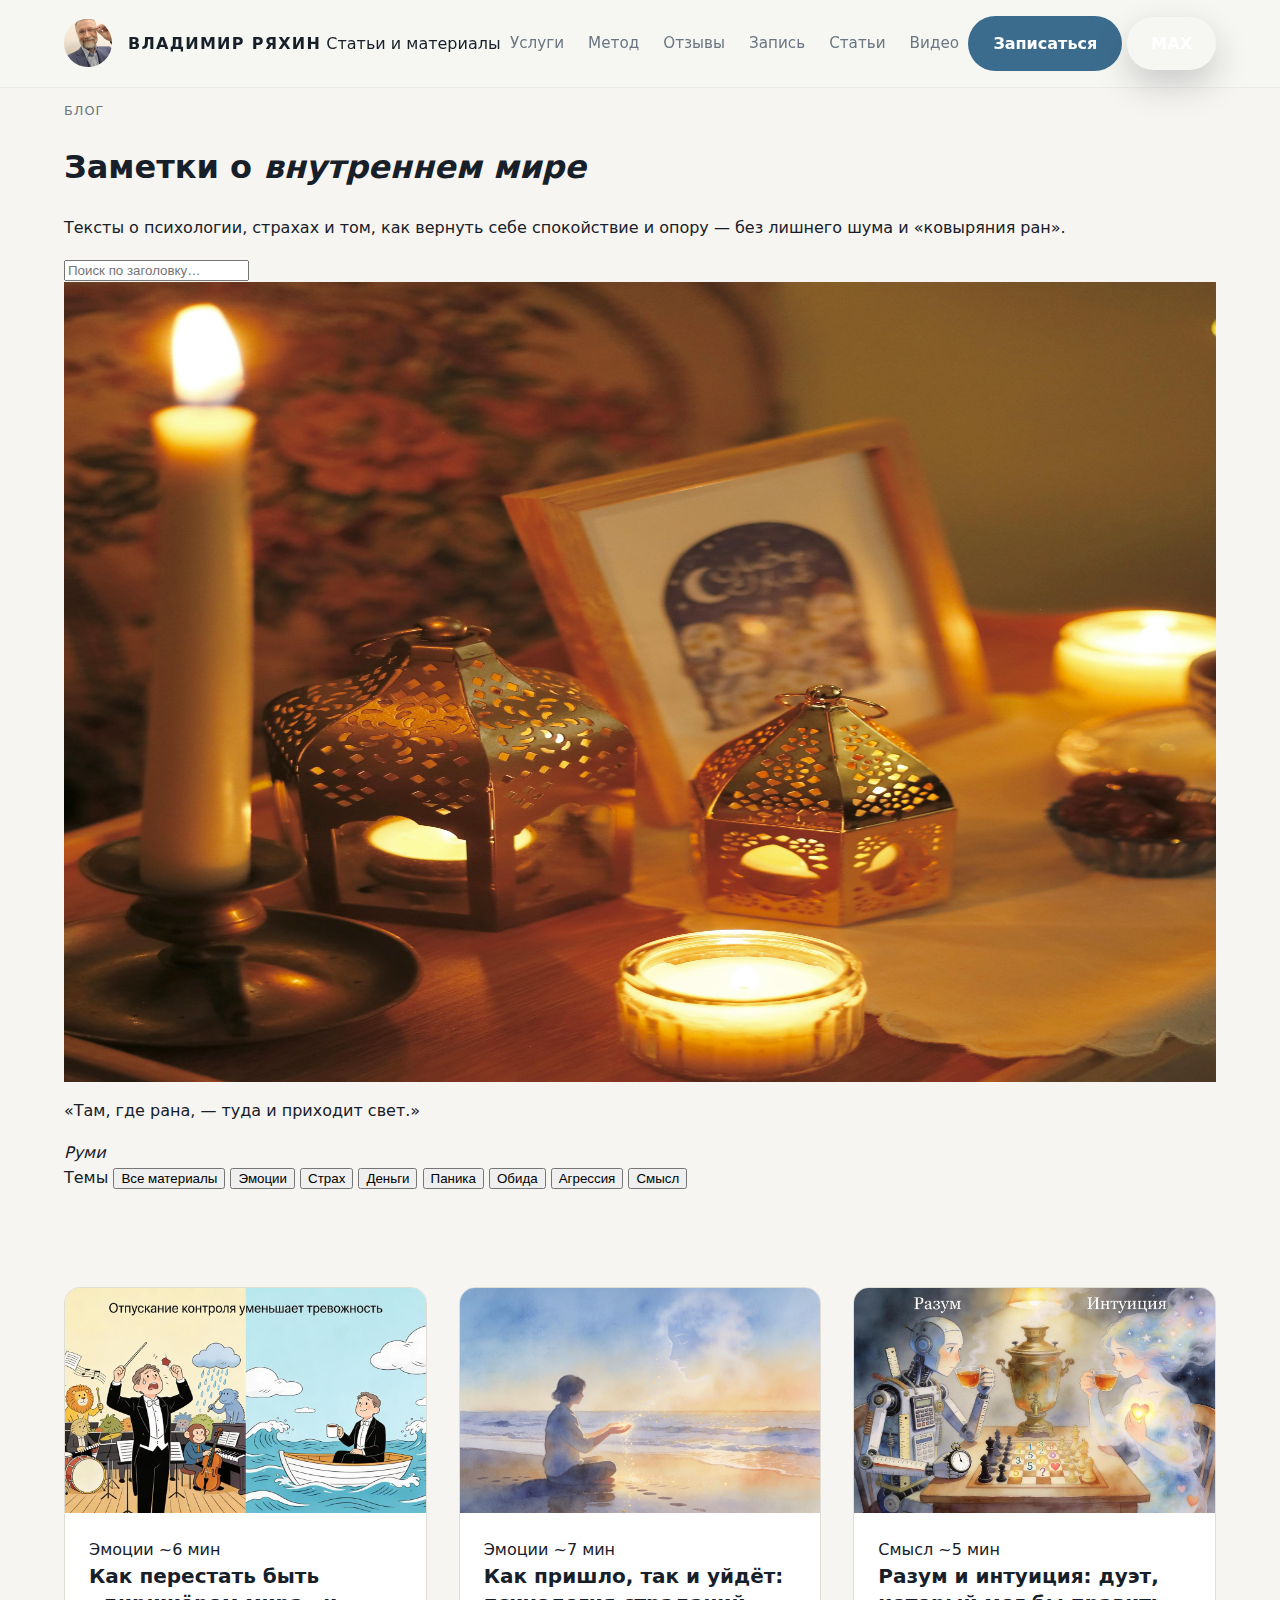
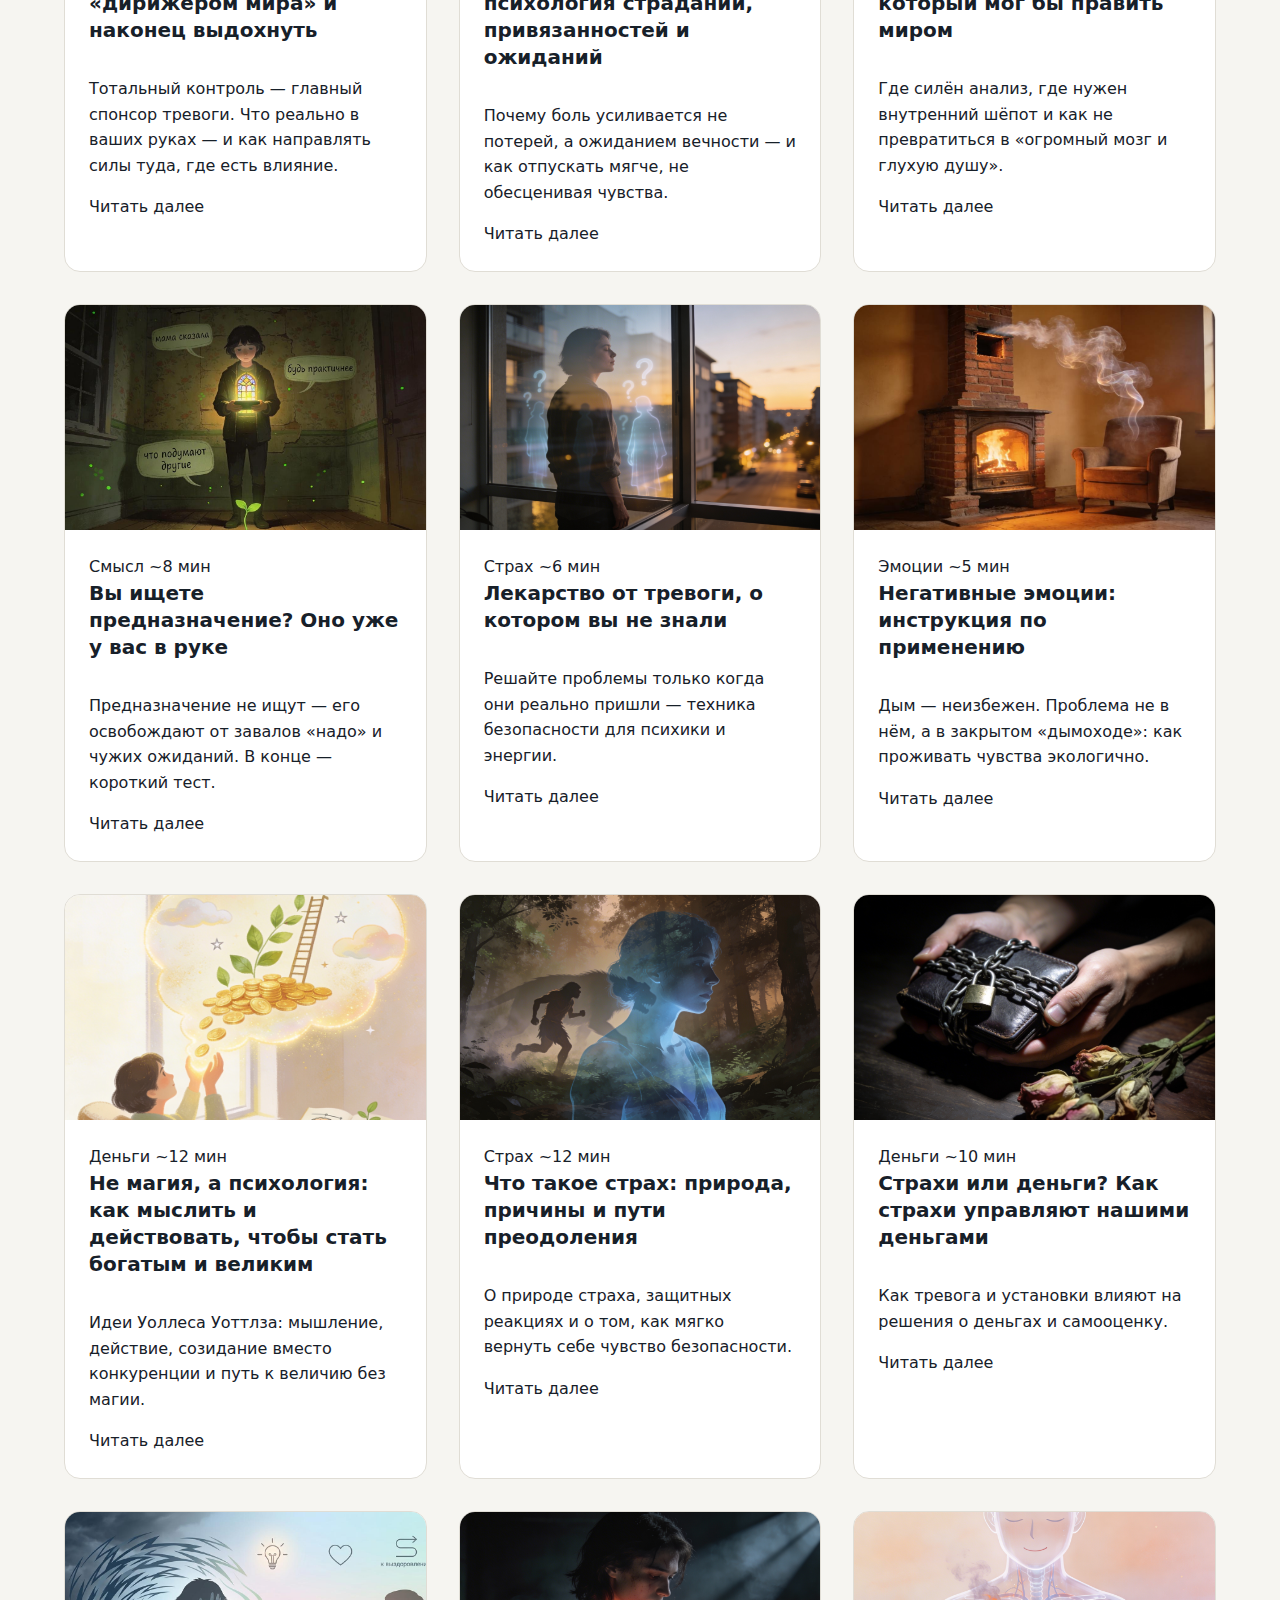
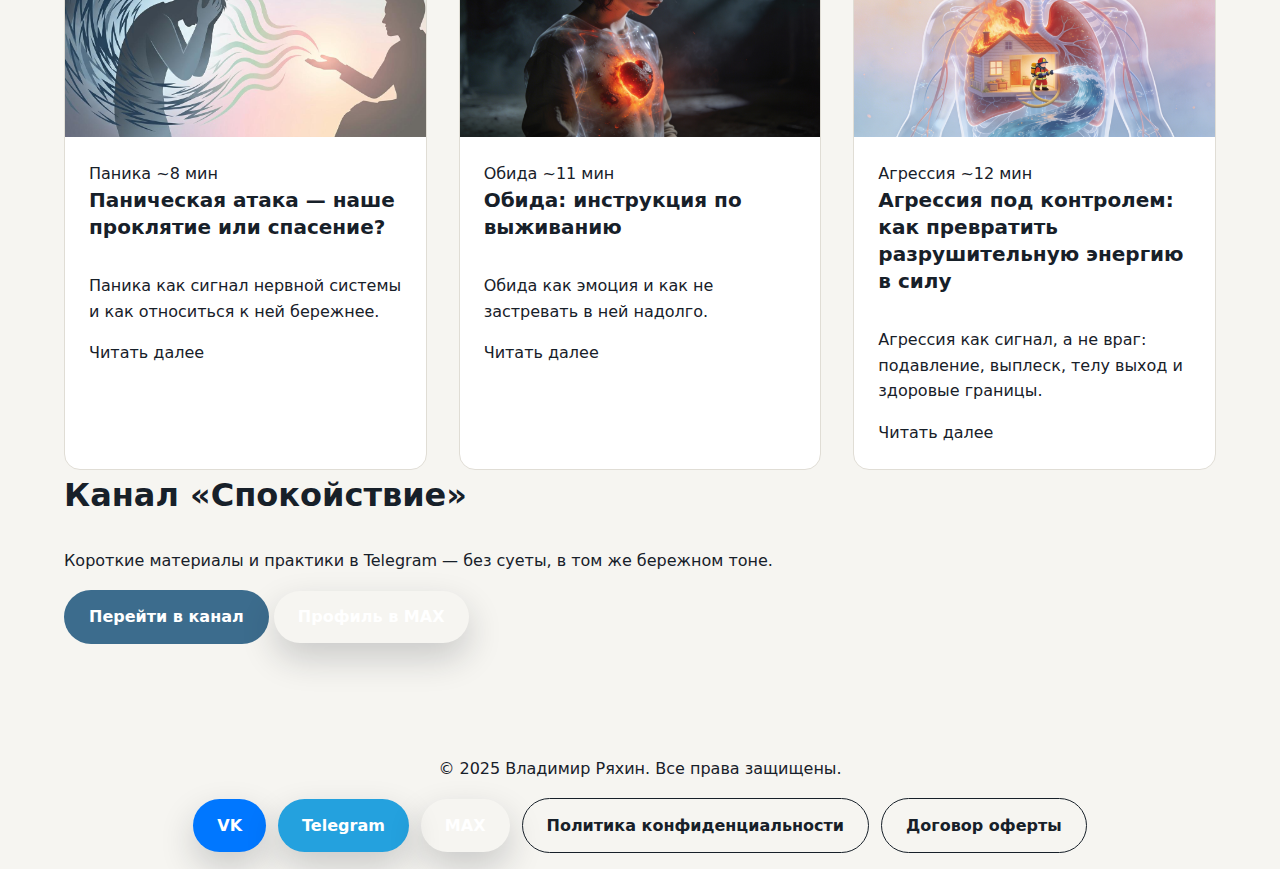
<file: articles/index.html>
<!DOCTYPE html>
<html lang="ru" class="scroll-smooth">
  <head>
    <meta charset="UTF-8" />
    <meta name="viewport" content="width=device-width, initial-scale=1.0" />
    <meta name="color-scheme" content="light dark" />
    <title>Статьи — Владимир Ряхин</title>
    <meta name="description" content="Статьи психолога Владимира Ряхина: природа страха, преодоление тревоги, психология и деньги." />
    <meta property="og:type" content="website" />
    <meta property="og:url" content="https://ryashok.github.io/articles/" />
    <meta property="og:title" content="Статьи — Владимир Ряхин" />
    <meta property="og:description" content="Статьи о психологии, страхах и способах их преодоления." />
    <meta property="og:image" content="https://ryashok.github.io/assets/img/blog-illustration.jpg" />
    <meta property="og:locale" content="ru_RU" />
    <link rel="icon" type="image/svg+xml" href="../favicon/favicon.svg" />
    <link rel="icon" type="image/x-icon" href="../favicon/favicon.ico" />
    <link rel="apple-touch-icon" sizes="180x180" href="../favicon/apple-touch-icon.png" />
    <link rel="manifest" href="../favicon/site.webmanifest" />
    <link rel="preconnect" href="https://fonts.googleapis.com" />
    <link rel="preconnect" href="https://fonts.gstatic.com" crossorigin />
    <link href="https://fonts.googleapis.com/css2?family=Manrope:wght@400;500;600;700&family=Noto+Serif:ital,wght@0,400;0,600;0,700;1,400&display=swap" rel="stylesheet" />
    <link rel="stylesheet" href="../assets/css/styles.css" />
    <link rel="canonical" href="https://ryashok.github.io/articles/" />
    <!-- Google tag (gtag.js) -->
    <script async src="https://www.googletagmanager.com/gtag/js?id=G-BLE2EJXW8P"></script>
    <script>
      window.dataLayer = window.dataLayer || [];
      function gtag(){dataLayer.push(arguments);}
      gtag('js', new Date());
      gtag('config', 'G-BLE2EJXW8P');
    </script>
    <!-- Yandex.Metrika counter -->
    <script type="text/javascript">
      (function(m,e,t,r,i,k,a){
        m[i]=m[i]||function(){(m[i].a=m[i].a||[]).push(arguments)};
        m[i].l=1*new Date();
        for (var j = 0; j < document.scripts.length; j++) {if (document.scripts[j].src === r) { return; }}
        k=e.createElement(t),a=e.getElementsByTagName(t)[0],k.async=1,k.src=r,a.parentNode.insertBefore(k,a)
      })(window, document,'script','https://mc.yandex.ru/metrika/tag.js?id=108204878', 'ym');
      ym(108204878, 'init', {ssr:true, webvisor:true, clickmap:true, ecommerce:"dataLayer", referrer: document.referrer, url: location.href, accurateTrackBounce:true, trackLinks:true});
    </script>
    <noscript><div><img src="https://mc.yandex.ru/watch/108204878" style="position:absolute; left:-9999px;" alt="" /></div></noscript>
    <!-- /Yandex.Metrika counter -->
  </head>
  <body>
    <header class="site-header">
      <div class="container">
        <div class="header-brand">
          <a href="../index.html" class="header-photo" aria-label="На главную"><img src="../assets/img/photo.png" alt="" width="48" height="48" /></a>
          <div class="header-brand-text">
            <a href="../index.html" class="logo-link logo-name">Владимир Ряхин</a>
            <span class="header-tagline">Статьи и материалы</span>
          </div>
        </div>
        <nav class="main-nav">
          <a href="../index.html#services">Услуги</a>
          <a href="../index.html#method">Метод</a>
          <a href="../index.html#testimonials">Отзывы</a>
          <a href="../index.html#contact">Запись</a>
          <a href="index.html" class="is-active">Статьи</a>
          <a href="../videos/">Видео</a>
        </nav>
        <div class="header-cta-group">
          <a class="btn primary header-cta" href="https://t.me/Ryashok?text=Здравствуйте%2C%20хочу%20записаться%20на%20консультацию" target="_blank" rel="noreferrer">Записаться</a>
          <a class="btn social max header-cta" href="https://max.ru/u/f9LHodD0cOJHteWd2QYI7YTnkbm28H1dUlYKiL-nOkpKi-JJSgcI6s5fY_8" target="_blank" rel="noreferrer">MAX</a>
        </div>
        <button class="nav-toggle" type="button" aria-label="Открыть меню">
          <span></span>
          <span></span>
          <span></span>
        </button>
      </div>
    </header>

    <main class="blog-main">
      <header class="blog-hero" aria-labelledby="blog-heading">
        <div class="container">
          <div class="blog-hero__grid">
            <div>
              <p class="eyebrow">Блог</p>
              <h1 id="blog-heading" class="blog-hero__title">Заметки о <em>внутреннем мире</em></h1>
              <p class="blog-hero__lead">
                Тексты о психологии, страхах и том, как вернуть себе спокойствие и опору — без лишнего шума и «ковыряния ран».
              </p>
              <label class="blog-search" for="blog-search-input">
                <span class="blog-search__icon" aria-hidden="true"></span>
                <input id="blog-search-input" type="search" placeholder="Поиск по заголовку…" autocomplete="off" />
              </label>
            </div>
            <div class="blog-hero__visual">
              <div class="blog-hero__figure">
                <img src="../assets/img/blog-illustration.jpg" alt="Иллюстрация к разделу статей" width="1200" height="800" loading="eager" />
              </div>
              <aside class="blog-quote-float">
                <p>«Там, где рана, — туда и приходит свет.»</p>
                <cite>Руми</cite>
              </aside>
            </div>
          </div>
        </div>
      </header>

      <section class="blog-chips" aria-label="Фильтр по темам">
        <div class="container">
          <div class="blog-chips__row">
            <span class="blog-chips__label">Темы</span>
            <button type="button" class="chip-filter is-active" data-blog-filter="all">Все материалы</button>
            <button type="button" class="chip-filter" data-blog-filter="emocii">Эмоции</button>
            <button type="button" class="chip-filter" data-blog-filter="strah">Страх</button>
            <button type="button" class="chip-filter" data-blog-filter="dengi">Деньги</button>
            <button type="button" class="chip-filter" data-blog-filter="panika">Паника</button>
            <button type="button" class="chip-filter" data-blog-filter="obida">Обида</button>
            <button type="button" class="chip-filter" data-blog-filter="agressia">Агрессия</button>
            <button type="button" class="chip-filter" data-blog-filter="smyssl">Смысл</button>
          </div>
        </div>
      </section>

      <section class="section" aria-label="Список статей">
        <div class="container">
          <div class="articles-grid articles-grid--blog" id="blog-articles-grid">
            <article
              class="article-card article-card--blog"
              data-blog-card
              data-blog-title="Как перестать быть «дирижёром мира» и наконец выдохнуть"
              data-blog-tags="emocii"
            >
              <div class="article-card__media">
                <img class="article-card__image" src="../assets/img/kak-perestatj-bitj-illustration.jpg" alt="Иллюстрация к статье про контроль и тревогу" loading="lazy" />
              </div>
              <div class="article-card__body">
                <div class="article-card__meta">
                  <span class="article-card__tag">Эмоции</span>
                  <span class="article-card__dot" aria-hidden="true"></span>
                  <span class="article-card__read-time">~6 мин</span>
                </div>
                <h2 class="article-card__title">Как перестать быть «дирижёром мира» и наконец выдохнуть</h2>
                <p class="article-card__excerpt">Тотальный контроль — главный спонсор тревоги. Что реально в ваших руках — и как направлять силы туда, где есть влияние.</p>
                <a class="article-card__link-read" href="kak-perestat-byt-dirizherom-mira.html">
                  Читать далее
                  <span class="article-card__link-bar" aria-hidden="true"></span>
                </a>
              </div>
            </article>

            <article
              class="article-card article-card--blog"
              data-blog-card
              data-blog-title="Как пришло, так и уйдёт: психология страданий, привязанностей и ожиданий"
              data-blog-tags="emocii"
            >
              <div class="article-card__media">
                <img class="article-card__image" src="../assets/img/how-it-came-illustration.jpeg" alt="Иллюстрация к статье о привязанности, ожиданиях и непостоянстве" loading="lazy" />
              </div>
              <div class="article-card__body">
                <div class="article-card__meta">
                  <span class="article-card__tag">Эмоции</span>
                  <span class="article-card__dot" aria-hidden="true"></span>
                  <span class="article-card__read-time">~7 мин</span>
                </div>
                <h2 class="article-card__title">Как пришло, так и уйдёт: психология страданий, привязанностей и ожиданий</h2>
                <p class="article-card__excerpt">Почему боль усиливается не потерей, а ожиданием вечности — и как отпускать мягче, не обесценивая чувства.</p>
                <a class="article-card__link-read" href="kak-prishlo-tak-i-uydet.html">
                  Читать далее
                  <span class="article-card__link-bar" aria-hidden="true"></span>
                </a>
              </div>
            </article>

            <article
              class="article-card article-card--blog"
              data-blog-card
              data-blog-title="Разум и интуиция: дуэт, который мог бы править миром (если бы не вечные ссоры)"
              data-blog-tags="smyssl"
            >
              <div class="article-card__media">
                <img class="article-card__image" src="../assets/img/intuition-illustration.jpg" alt="Иллюстрация к статье о разуме и интуиции" loading="lazy" />
              </div>
              <div class="article-card__body">
                <div class="article-card__meta">
                  <span class="article-card__tag">Смысл</span>
                  <span class="article-card__dot" aria-hidden="true"></span>
                  <span class="article-card__read-time">~5 мин</span>
                </div>
                <h2 class="article-card__title">Разум и интуиция: дуэт, который мог бы править миром</h2>
                <p class="article-card__excerpt">Где силён анализ, где нужен внутренний шёпот и как не превратиться в «огромный мозг и глухую душу».</p>
                <a class="article-card__link-read" href="razum-i-intuiciya.html">
                  Читать далее
                  <span class="article-card__link-bar" aria-hidden="true"></span>
                </a>
              </div>
            </article>

            <article
              class="article-card article-card--blog"
              data-blog-card
              data-blog-title="Вы ищете предназначение? Оно уже у вас в руке (просто вы об этом не в курсе)"
              data-blog-tags="smyssl"
            >
              <div class="article-card__media">
                <img class="article-card__image" src="../assets/img/purpose-illustration.jpg" alt="Иллюстрация к статье о предназначении и внутреннем импульсе" loading="lazy" />
              </div>
              <div class="article-card__body">
                <div class="article-card__meta">
                  <span class="article-card__tag">Смысл</span>
                  <span class="article-card__dot" aria-hidden="true"></span>
                  <span class="article-card__read-time">~8 мин</span>
                </div>
                <h2 class="article-card__title">Вы ищете предназначение? Оно уже у вас в руке</h2>
                <p class="article-card__excerpt">Предназначение не ищут — его освобождают от завалов «надо» и чужих ожиданий. В конце — короткий тест.</p>
                <a class="article-card__link-read" href="prednaznachenie.html">
                  Читать далее
                  <span class="article-card__link-bar" aria-hidden="true"></span>
                </a>
              </div>
            </article>

            <article
              class="article-card article-card--blog"
              data-blog-card
              data-blog-title="Лекарство от тревоги, о котором вы не знали"
              data-blog-tags="strah"
            >
              <div class="article-card__media">
                <img class="article-card__image" src="../assets/img/trevoga-illustration.png" alt="Иллюстрация к статье о тревоге и спокойствии" loading="lazy" />
              </div>
              <div class="article-card__body">
                <div class="article-card__meta">
                  <span class="article-card__tag">Страх</span>
                  <span class="article-card__dot" aria-hidden="true"></span>
                  <span class="article-card__read-time">~6 мин</span>
                </div>
                <h2 class="article-card__title">Лекарство от тревоги, о котором вы не знали</h2>
                <p class="article-card__excerpt">Решайте проблемы только когда они реально пришли — техника безопасности для психики и энергии.</p>
                <a class="article-card__link-read" href="trevoga.html">
                  Читать далее
                  <span class="article-card__link-bar" aria-hidden="true"></span>
                </a>
              </div>
            </article>

            <article
              class="article-card article-card--blog"
              data-blog-card
              data-blog-title="Негативные эмоции: инструкция по применению"
              data-blog-tags="emocii"
            >
              <div class="article-card__media">
                <img class="article-card__image" src="../assets/img/negative-emotions-illustration.jpg" alt="Иллюстрация к статье о негативных эмоциях" loading="lazy" />
              </div>
              <div class="article-card__body">
                <div class="article-card__meta">
                  <span class="article-card__tag">Эмоции</span>
                  <span class="article-card__dot" aria-hidden="true"></span>
                  <span class="article-card__read-time">~5 мин</span>
                </div>
                <h2 class="article-card__title">Негативные эмоции: инструкция по применению</h2>
                <p class="article-card__excerpt">Дым — неизбежен. Проблема не в нём, а в закрытом «дымоходе»: как проживать чувства экологично.</p>
                <a class="article-card__link-read" href="negative-emotions.html">
                  Читать далее
                  <span class="article-card__link-bar" aria-hidden="true"></span>
                </a>
              </div>
            </article>

            <article
              class="article-card article-card--blog"
              data-blog-card
              data-blog-title="Не магия, а психология: как мыслить и действовать, чтобы стать богатым и великим"
              data-blog-tags="dengi"
            >
              <div class="article-card__media">
                <img class="article-card__image" src="../assets/img/bogatstvo-illustration.png" alt="Иллюстрация к статье о психологии изобилия и успеха" loading="lazy" />
              </div>
              <div class="article-card__body">
                <div class="article-card__meta">
                  <span class="article-card__tag">Деньги</span>
                  <span class="article-card__dot" aria-hidden="true"></span>
                  <span class="article-card__read-time">~12 мин</span>
                </div>
                <h2 class="article-card__title">Не магия, а психология: как мыслить и действовать, чтобы стать богатым и великим</h2>
                <p class="article-card__excerpt">Идеи Уоллеса Уоттлза: мышление, действие, созидание вместо конкуренции и путь к величию без магии.</p>
                <a class="article-card__link-read" href="bogatstvo.html">
                  Читать далее
                  <span class="article-card__link-bar" aria-hidden="true"></span>
                </a>
              </div>
            </article>

            <article
              class="article-card article-card--blog"
              data-blog-card
              data-blog-title="Что такое страх: природа, причины и пути преодоления"
              data-blog-tags="strah"
            >
              <div class="article-card__media">
                <img class="article-card__image" src="../assets/img/article-prirodastraha.png" alt="Иллюстрация к статье о природе страха" loading="lazy" />
              </div>
              <div class="article-card__body">
                <div class="article-card__meta">
                  <span class="article-card__tag">Страх</span>
                  <span class="article-card__dot" aria-hidden="true"></span>
                  <span class="article-card__read-time">~12 мин</span>
                </div>
                <h2 class="article-card__title">Что такое страх: природа, причины и пути преодоления</h2>
                <p class="article-card__excerpt">О природе страха, защитных реакциях и о том, как мягко вернуть себе чувство безопасности.</p>
                <a class="article-card__link-read" href="prirodastraha.html">
                  Читать далее
                  <span class="article-card__link-bar" aria-hidden="true"></span>
                </a>
              </div>
            </article>

            <article
              class="article-card article-card--blog"
              data-blog-card
              data-blog-title="Страхи или деньги? Как страхи управляют нашими деньгами"
              data-blog-tags="dengi"
            >
              <div class="article-card__media">
                <img class="article-card__image" src="../assets/img/article-strahdeneg.png" alt="Иллюстрация к статье о страхе и деньгах" loading="lazy" />
              </div>
              <div class="article-card__body">
                <div class="article-card__meta">
                  <span class="article-card__tag">Деньги</span>
                  <span class="article-card__dot" aria-hidden="true"></span>
                  <span class="article-card__read-time">~10 мин</span>
                </div>
                <h2 class="article-card__title">Страхи или деньги? Как страхи управляют нашими деньгами</h2>
                <p class="article-card__excerpt">Как тревога и установки влияют на решения о деньгах и самооценку.</p>
                <a class="article-card__link-read" href="strahdeneg.html">
                  Читать далее
                  <span class="article-card__link-bar" aria-hidden="true"></span>
                </a>
              </div>
            </article>

            <article
              class="article-card article-card--blog"
              data-blog-card
              data-blog-title="Паническая атака — наше проклятие или спасение?"
              data-blog-tags="panika strah"
            >
              <div class="article-card__media">
                <img class="article-card__image" src="../assets/img/article-panicattack.jpg" alt="Иллюстрация к статье о панических атаках" loading="lazy" />
              </div>
              <div class="article-card__body">
                <div class="article-card__meta">
                  <span class="article-card__tag">Паника</span>
                  <span class="article-card__dot" aria-hidden="true"></span>
                  <span class="article-card__read-time">~8 мин</span>
                </div>
                <h2 class="article-card__title">Паническая атака — наше проклятие или спасение?</h2>
                <p class="article-card__excerpt">Паника как сигнал нервной системы и как относиться к ней бережнее.</p>
                <a class="article-card__link-read" href="panicataki.html">
                  Читать далее
                  <span class="article-card__link-bar" aria-hidden="true"></span>
                </a>
              </div>
            </article>

            <article
              class="article-card article-card--blog"
              data-blog-card
              data-blog-title="Обида: инструкция по выживанию"
              data-blog-tags="obida"
            >
              <div class="article-card__media">
                <img class="article-card__image" src="../assets/img/article-obida.png" alt="Иллюстрация к статье об обиде" loading="lazy" />
              </div>
              <div class="article-card__body">
                <div class="article-card__meta">
                  <span class="article-card__tag">Обида</span>
                  <span class="article-card__dot" aria-hidden="true"></span>
                  <span class="article-card__read-time">~11 мин</span>
                </div>
                <h2 class="article-card__title">Обида: инструкция по выживанию</h2>
                <p class="article-card__excerpt">Обида как эмоция и как не застревать в ней надолго.</p>
                <a class="article-card__link-read" href="obida.html">
                  Читать далее
                  <span class="article-card__link-bar" aria-hidden="true"></span>
                </a>
              </div>
            </article>

            <article
              class="article-card article-card--blog"
              data-blog-card
              data-blog-title="Агрессия под контролем: как превратить разрушительную энергию в силу"
              data-blog-tags="agressia"
            >
              <div class="article-card__media">
                <img class="article-card__image" src="../assets/img/article-agressia.png" alt="Иллюстрация к статье об агрессии" loading="lazy" />
              </div>
              <div class="article-card__body">
                <div class="article-card__meta">
                  <span class="article-card__tag">Агрессия</span>
                  <span class="article-card__dot" aria-hidden="true"></span>
                  <span class="article-card__read-time">~12 мин</span>
                </div>
                <h2 class="article-card__title">Агрессия под контролем: как превратить разрушительную энергию в силу</h2>
                <p class="article-card__excerpt">Агрессия как сигнал, а не враг: подавление, выплеск, телу выход и здоровые границы.</p>
                <a class="article-card__link-read" href="agressia.html">
                  Читать далее
                  <span class="article-card__link-bar" aria-hidden="true"></span>
                </a>
              </div>
            </article>
          </div>

          <aside class="blog-subscribe">
            <h2>Канал «Спокойствие»</h2>
            <p>Короткие материалы и практики в Telegram — без суеты, в том же бережном тоне.</p>
            <div class="blog-subscribe-actions">
              <a class="btn primary" href="https://t.me/ryashokhipnoterapevt" target="_blank" rel="noreferrer">Перейти в канал</a>
              <a class="btn social max" href="https://max.ru/u/f9LHodD0cOJHteWd2QYI7YTnkbm28H1dUlYKiL-nOkpKi-JJSgcI6s5fY_8" target="_blank" rel="noreferrer">Профиль в MAX</a>
            </div>
          </aside>
        </div>
      </section>
    </main>

    <footer class="site-footer site-footer--compact">
      <div class="container">
        <p>© 2025 Владимир Ряхин. Все права защищены.</p>
        <div class="footer-links">
          <a class="btn social vk" href="https://vk.com/ryakhin" target="_blank" rel="noreferrer">VK</a>
          <a class="btn social tg" href="https://t.me/Ryashok" target="_blank" rel="noreferrer">Telegram</a>
          <a class="btn social max" href="https://max.ru/u/f9LHodD0cOJHteWd2QYI7YTnkbm28H1dUlYKiL-nOkpKi-JJSgcI6s5fY_8" target="_blank" rel="noreferrer">MAX</a>
          <a class="btn ghost" href="../privacy.html">Политика конфиденциальности</a>
          <a class="btn ghost" href="../offer.html">Договор оферты</a>
        </div>
      </div>
    </footer>

    <script src="../assets/js/main.js"></script>
    <script>
      (function () {
        var input = document.getElementById('blog-search-input');
        var cards = document.querySelectorAll('[data-blog-card]');
        var chips = document.querySelectorAll('[data-blog-filter]');

        function applyFilters() {
          var q = (input && input.value ? input.value : '').trim().toLowerCase();
          var active = document.querySelector('[data-blog-filter].is-active');
          var filter = active ? active.getAttribute('data-blog-filter') : 'all';

          cards.forEach(function (card) {
            var title = (card.getAttribute('data-blog-title') || '').toLowerCase();
            var tags = (card.getAttribute('data-blog-tags') || '').split(/\s+/).filter(Boolean);
            var tagOk =
              filter === 'all' ||
              tags.indexOf(filter) !== -1;
            var searchOk =
              !q ||
              title.indexOf(q) !== -1 ||
              card.textContent.toLowerCase().indexOf(q) !== -1;
            card.classList.toggle('is-hidden', !(tagOk && searchOk));
          });
        }

        if (input) input.addEventListener('input', applyFilters);
        chips.forEach(function (btn) {
          btn.addEventListener('click', function () {
            chips.forEach(function (b) {
              b.classList.remove('is-active');
            });
            btn.classList.add('is-active');
            applyFilters();
          });
        });
      })();
    </script>
  </body>
</html>
</file>
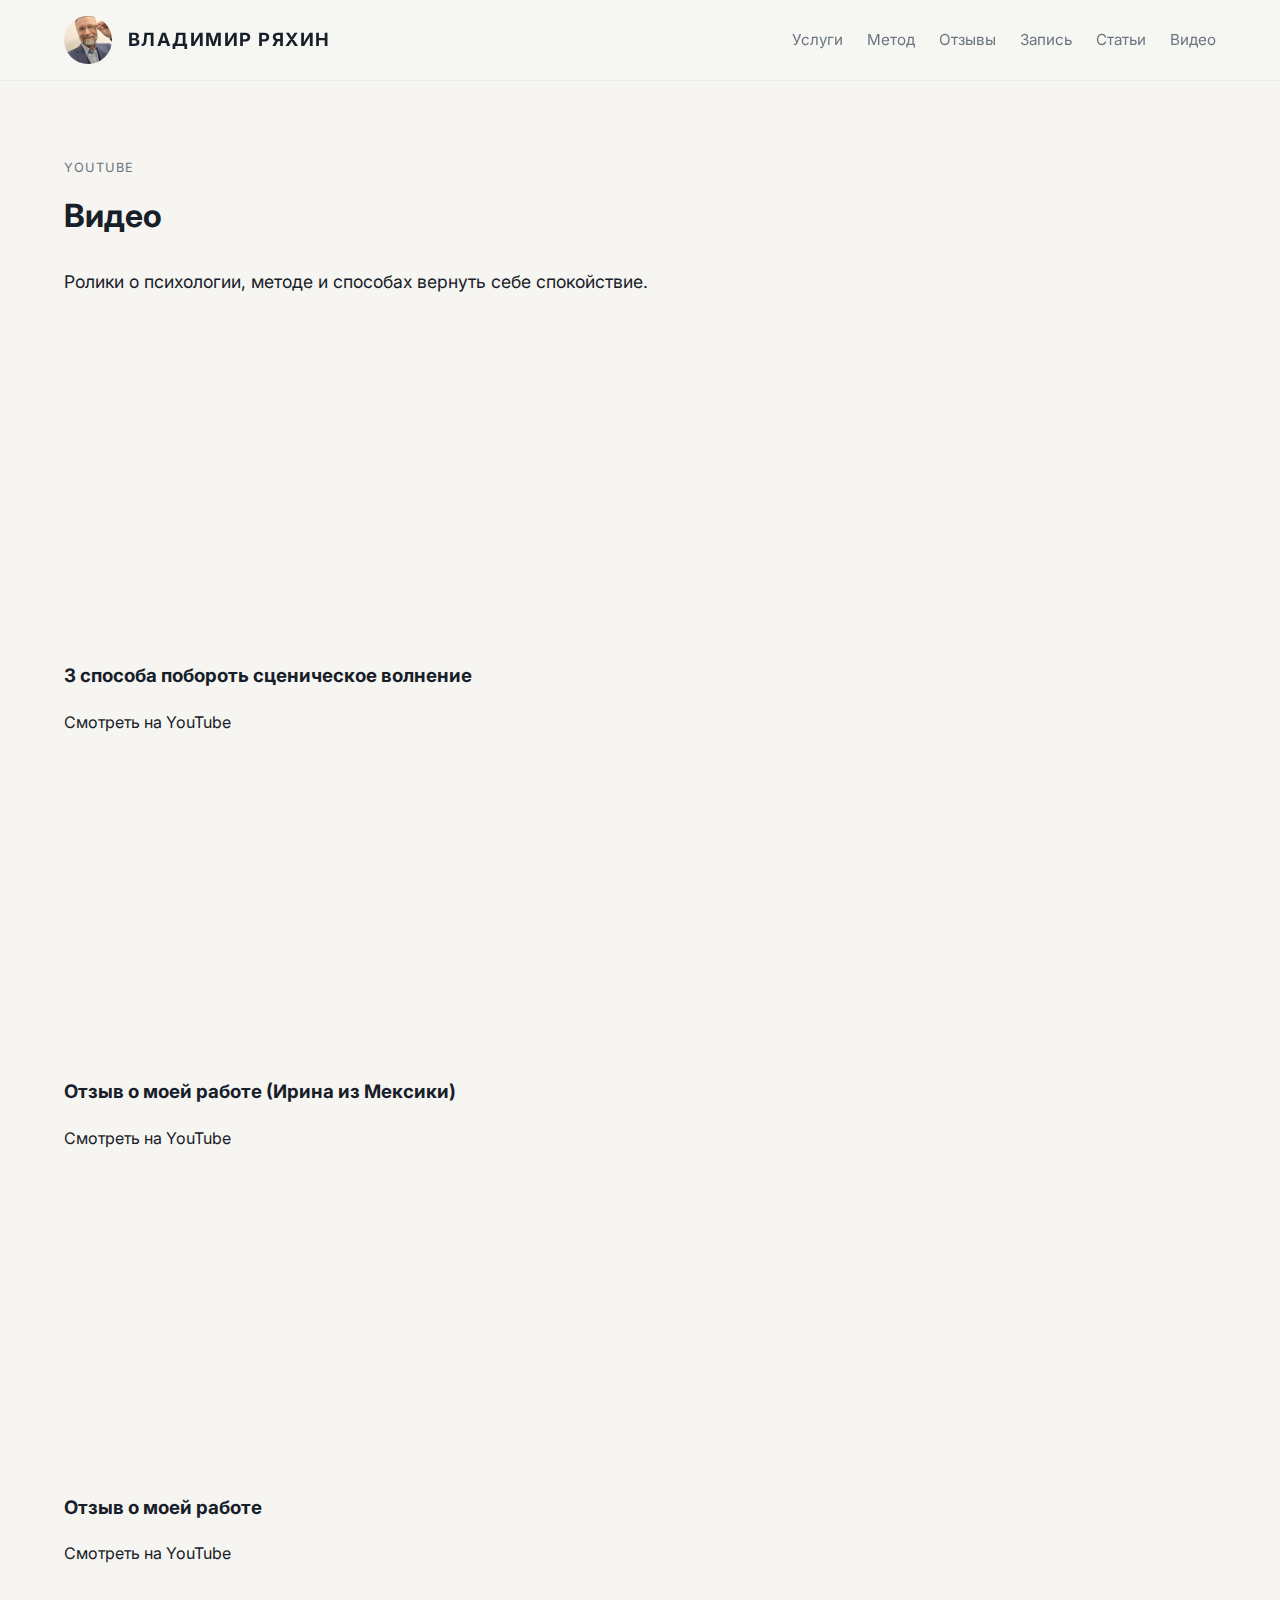
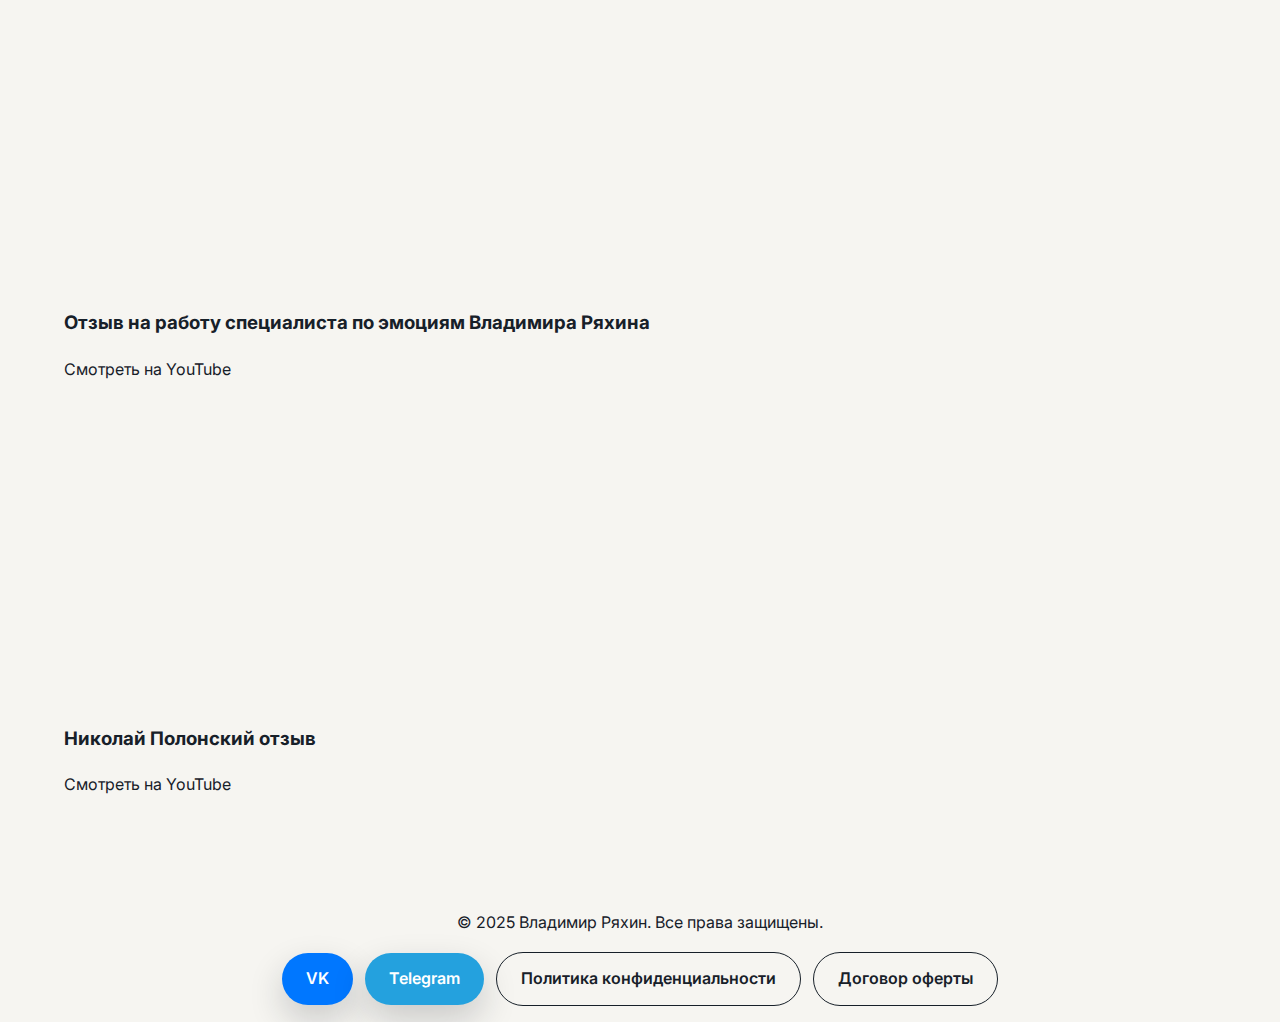
<file: videos/index.html>
<!DOCTYPE html>
<html lang="ru">
  <head>
    <meta charset="UTF-8" />
    <meta name="viewport" content="width=device-width, initial-scale=1.0" />
    <meta name="referrer" content="strict-origin-when-cross-origin" />
    <title>Видео — Владимир Ряхин</title>
    <meta name="description" content="Видео психолога Владимира Ряхина: лекции, разборы и материалы по психологии и ментально-образной терапии." />
    <meta property="og:type" content="website" />
    <meta property="og:url" content="https://ryashok.github.io/videos/" />
    <meta property="og:title" content="Видео — Владимир Ряхин" />
    <meta property="og:description" content="Видео о психологии, методах работы и способах вернуть себе спокойствие." />
    <meta property="og:image" content="https://ryashok.github.io/assets/img/photo.png" />
    <meta property="og:locale" content="ru_RU" />
    <link rel="icon" type="image/svg+xml" href="../favicon/favicon.svg" />
    <link rel="icon" type="image/x-icon" href="../favicon/favicon.ico" />
    <link rel="apple-touch-icon" sizes="180x180" href="../favicon/apple-touch-icon.png" />
    <link rel="manifest" href="../favicon/site.webmanifest" />
    <link rel="preconnect" href="https://fonts.googleapis.com" />
    <link rel="preconnect" href="https://fonts.gstatic.com" crossorigin />
    <link href="https://fonts.googleapis.com/css2?family=Inter:wght@400;500;600;700&display=swap" rel="stylesheet" />
    <link rel="stylesheet" href="../assets/css/styles.css" />
    <link rel="canonical" href="https://ryashok.github.io/videos/" />
  </head>
  <body>
    <header class="site-header">
      <div class="container">
        <div class="header-brand">
          <a href="../index.html" class="header-photo" aria-label="На главную"><img src="../assets/img/photo.png" alt="" width="48" height="48" /></a>
          <div class="logo"><a href="../index.html" class="logo-link logo-name">Владимир Ряхин</a></div>
        </div>
        <nav class="main-nav">
          <a href="../index.html#services">Услуги</a>
          <a href="../index.html#method">Метод</a>
          <a href="../index.html#testimonials">Отзывы</a>
          <a href="../index.html#contact">Запись</a>
          <a href="../articles/">Статьи</a>
          <a href="index.html">Видео</a>
        </nav>
        <button class="nav-toggle" aria-label="Открыть меню">
          <span></span>
          <span></span>
          <span></span>
        </button>
      </div>
    </header>

    <main>
      <section class="section">
        <div class="container">
          <p class="eyebrow">YouTube</p>
          <h2>Видео</h2>
          <p class="lead">Ролики о психологии, методе и способах вернуть себе спокойствие.</p>
          <div class="videos-grid">
            <article class="video-card">
              <div class="video-card__embed">
                <iframe width="560" height="315" src="https://www.youtube-nocookie.com/embed/I9l8cDGamo0?si=sXYu_DN5BXeA2m7b" title="3 способа побороть сценическое волнение" frameborder="0" allow="accelerometer; autoplay; clipboard-write; encrypted-media; gyroscope; picture-in-picture; web-share" referrerpolicy="strict-origin-when-cross-origin" allowfullscreen></iframe>
              </div>
              <div class="video-card__body">
                <h3 class="video-card__title">3 способа побороть сценическое волнение</h3>
                <a class="video-card__link" href="https://www.youtube.com/watch?v=I9l8cDGamo0" target="_blank" rel="noopener noreferrer">Смотреть на YouTube</a>
              </div>
            </article>
            <article class="video-card">
              <div class="video-card__embed">
                <iframe width="560" height="315" src="https://www.youtube-nocookie.com/embed/fmUvUOOGzak" title="Отзыв о моей работе (Ирина из Мексики)" frameborder="0" allow="accelerometer; autoplay; clipboard-write; encrypted-media; gyroscope; picture-in-picture; web-share" referrerpolicy="strict-origin-when-cross-origin" allowfullscreen></iframe>
              </div>
              <div class="video-card__body">
                <h3 class="video-card__title">Отзыв о моей работе (Ирина из Мексики)</h3>
                <a class="video-card__link" href="https://www.youtube.com/watch?v=fmUvUOOGzak" target="_blank" rel="noopener noreferrer">Смотреть на YouTube</a>
              </div>
            </article>
            <article class="video-card">
              <div class="video-card__embed">
                <iframe width="560" height="315" src="https://www.youtube-nocookie.com/embed/2t5ba-uMD64" title="Отзыв о моей работе" frameborder="0" allow="accelerometer; autoplay; clipboard-write; encrypted-media; gyroscope; picture-in-picture; web-share" referrerpolicy="strict-origin-when-cross-origin" allowfullscreen></iframe>
              </div>
              <div class="video-card__body">
                <h3 class="video-card__title">Отзыв о моей работе</h3>
                <a class="video-card__link" href="https://www.youtube.com/watch?v=2t5ba-uMD64" target="_blank" rel="noopener noreferrer">Смотреть на YouTube</a>
              </div>
            </article>
            <article class="video-card">
              <div class="video-card__embed">
                <iframe width="560" height="315" src="https://www.youtube-nocookie.com/embed/ZZ42AfPnRYg" title="Отзыв на работу специалиста по эмоциям Владимира Ряхина" frameborder="0" allow="accelerometer; autoplay; clipboard-write; encrypted-media; gyroscope; picture-in-picture; web-share" referrerpolicy="strict-origin-when-cross-origin" allowfullscreen></iframe>
              </div>
              <div class="video-card__body">
                <h3 class="video-card__title">Отзыв на работу специалиста по эмоциям Владимира Ряхина</h3>
                <a class="video-card__link" href="https://www.youtube.com/watch?v=ZZ42AfPnRYg" target="_blank" rel="noopener noreferrer">Смотреть на YouTube</a>
              </div>
            </article>
            <article class="video-card">
              <div class="video-card__embed">
                <iframe width="560" height="315" src="https://www.youtube-nocookie.com/embed/fgGEyMlmeAM" title="Николай Полонский отзыв" frameborder="0" allow="accelerometer; autoplay; clipboard-write; encrypted-media; gyroscope; picture-in-picture; web-share" referrerpolicy="strict-origin-when-cross-origin" allowfullscreen></iframe>
              </div>
              <div class="video-card__body">
                <h3 class="video-card__title">Николай Полонский отзыв</h3>
                <a class="video-card__link" href="https://www.youtube.com/watch?v=fgGEyMlmeAM" target="_blank" rel="noopener noreferrer">Смотреть на YouTube</a>
              </div>
            </article>
          </div>
        </div>
      </section>
    </main>

    <footer class="site-footer">
      <div class="container">
        <p>© 2025 Владимир Ряхин. Все права защищены.</p>
        <div class="footer-links">
          <a class="btn social vk" href="https://vk.com/ryakhin" target="_blank" rel="noreferrer">VK</a>
          <a class="btn social tg" href="https://t.me/Ryashok" target="_blank" rel="noreferrer">Telegram</a>
          <a class="btn ghost" href="../privacy.html">Политика конфиденциальности</a>
          <a class="btn ghost" href="../offer.html">Договор оферты</a>
        </div>
      </div>
    </footer>

    <script src="../assets/js/main.js"></script>
  </body>
</html>
</file>
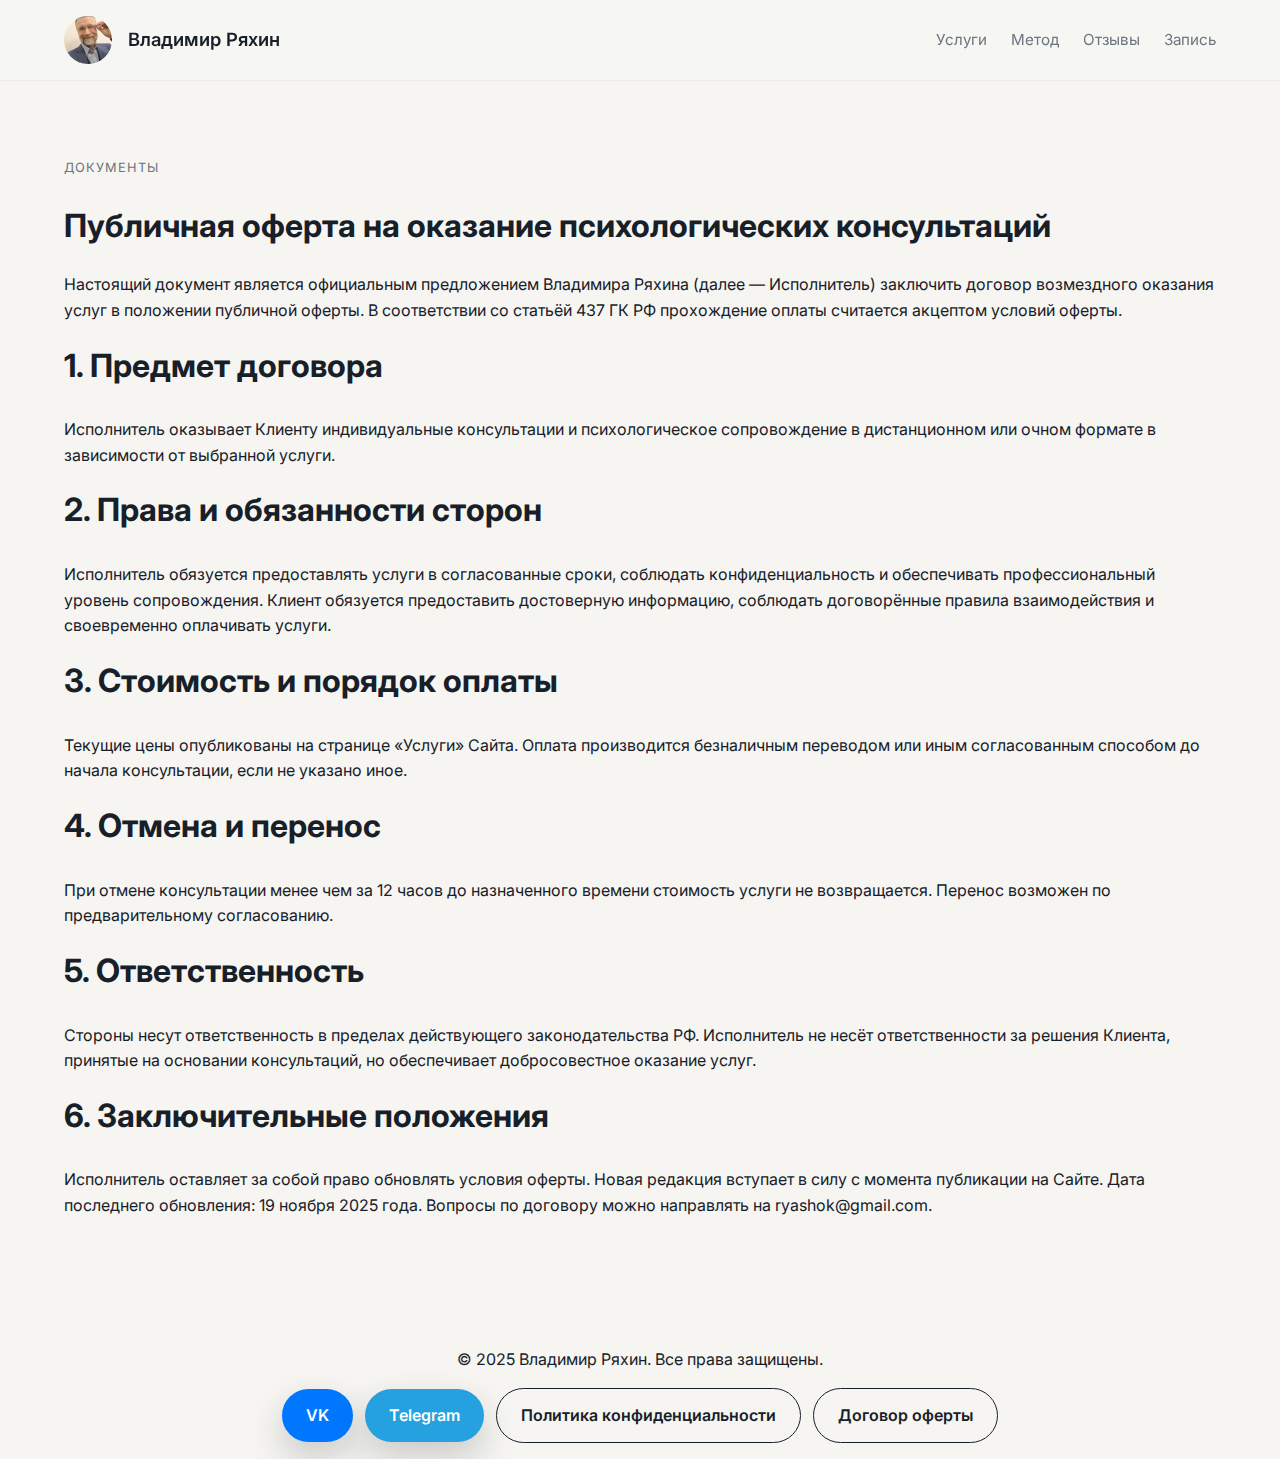
<file: offer.html>
<!DOCTYPE html>
<html lang="ru">
  <head>
    <meta charset="UTF-8" />
    <meta name="viewport" content="width=device-width, initial-scale=1.0" />
    <title>Договор оферты — Владимир Ряхин</title>
    <meta name="description" content="Договор оферты на оказание услуг психолога Владимира Ряхина." />
    <meta property="og:type" content="website" />
    <meta property="og:url" content="https://ryashok.github.io/offer.html" />
    <meta property="og:title" content="Договор оферты — Владимир Ряхин" />
    <meta property="og:description" content="Договор оферты на оказание услуг." />
    <meta property="og:image" content="https://ryashok.github.io/assets/img/photo.png" />
    <meta property="og:locale" content="ru_RU" />
    <meta name="twitter:card" content="summary" />
    <meta name="twitter:title" content="Договор оферты — Владимир Ряхин" />
    <link rel="icon" type="image/svg+xml" href="favicon/favicon.svg" />
    <link rel="icon" type="image/x-icon" href="favicon/favicon.ico" />
    <link rel="apple-touch-icon" sizes="180x180" href="favicon/apple-touch-icon.png" />
    <link rel="manifest" href="favicon/site.webmanifest" />
    <link rel="preconnect" href="https://fonts.googleapis.com" />
    <link rel="preconnect" href="https://fonts.gstatic.com" crossorigin />
    <link href="https://fonts.googleapis.com/css2?family=Inter:wght@400;500;600;700&display=swap" rel="stylesheet" />
    <link rel="stylesheet" href="assets/css/styles.css" />
    <link rel="canonical" href="https://ryashok.github.io/offer.html" />
    <!-- Yandex.Metrika counter -->
    <script type="text/javascript">
        (function(m,e,t,r,i,k,a){
            m[i]=m[i]||function(){(m[i].a=m[i].a||[]).push(arguments)};
            m[i].l=1*new Date();
            for (var j = 0; j < document.scripts.length; j++) {if (document.scripts[j].src === r) { return; }}
            k=e.createElement(t),a=e.getElementsByTagName(t)[0],k.async=1,k.src=r,a.parentNode.insertBefore(k,a)
        })(window, document,'script','https://mc.yandex.ru/metrika/tag.js?id=106825881', 'ym');

        ym(106825881, 'init', {ssr:true, webvisor:true, clickmap:true, ecommerce:"dataLayer", referrer: document.referrer, url: location.href, accurateTrackBounce:true, trackLinks:true});
    </script>
    <noscript><div><img src="https://mc.yandex.ru/watch/106825881" style="position:absolute; left:-9999px;" alt="" /></div></noscript>
    <!-- /Yandex.Metrika counter -->
  </head>
  <body>
    <header class="site-header">
      <div class="container">
        <div class="header-brand">
          <a href="index.html" class="header-photo" aria-label="На главную"><img src="assets/img/photo.png" alt="" width="48" height="48" /></a>
          <div class="logo">Владимир Ряхин</div>
        </div>
        <nav class="main-nav">
          <a href="index.html#services">Услуги</a>
          <a href="index.html#method">Метод</a>
          <a href="index.html#testimonials">Отзывы</a>
          <a href="index.html#contact">Запись</a>
        </nav>
        <button class="nav-toggle" aria-label="Открыть меню">
          <span></span>
          <span></span>
          <span></span>
        </button>
      </div>
    </header>

    <main>
      <section class="section">
        <div class="container">
          <p class="eyebrow">Документы</p>
          <h1>Публичная оферта на оказание психологических консультаций</h1>
          <p>
            Настоящий документ является официальным предложением Владимира Ряхина (далее — Исполнитель) заключить договор возмездного оказания услуг в положении публичной оферты.
            В соответствии со статьёй 437 ГК РФ прохождение оплаты считается акцептом условий оферты.
          </p>

          <h2>1. Предмет договора</h2>
          <p>
            Исполнитель оказывает Клиенту индивидуальные консультации и психологическое сопровождение в дистанционном или очном формате в зависимости от выбранной услуги.
          </p>

          <h2>2. Права и обязанности сторон</h2>
          <p>
            Исполнитель обязуется предоставлять услуги в согласованные сроки, соблюдать конфиденциальность и обеспечивать профессиональный уровень сопровождения. Клиент обязуется
            предоставить достоверную информацию, соблюдать договорённые правила взаимодействия и своевременно оплачивать услуги.
          </p>

          <h2>3. Стоимость и порядок оплаты</h2>
          <p>
            Текущие цены опубликованы на странице «Услуги» Сайта. Оплата производится безналичным переводом или иным согласованным способом до начала консультации, если не указано иное.
          </p>

          <h2>4. Отмена и перенос</h2>
          <p>
            При отмене консультации менее чем за 12 часов до назначенного времени стоимость услуги не возвращается. Перенос возможен по предварительному согласованию.
          </p>

          <h2>5. Ответственность</h2>
          <p>
            Стороны несут ответственность в пределах действующего законодательства РФ. Исполнитель не несёт ответственности за решения Клиента, принятые на основании консультаций,
            но обеспечивает добросовестное оказание услуг.
          </p>

          <h2>6. Заключительные положения</h2>
          <p>
            Исполнитель оставляет за собой право обновлять условия оферты. Новая редакция вступает в силу с момента публикации на Сайте. Дата последнего обновления: 19 ноября 2025 года.
            Вопросы по договору можно направлять на <a href="mailto:ryashok@gmail.com">ryashok@gmail.com</a>.
          </p>
        </div>
      </section>
    </main>

    <footer class="site-footer">
      <div class="container">
        <p>© 2025 Владимир Ряхин. Все права защищены.</p>
        <div class="footer-links">
          <a class="btn social vk" href="https://vk.com/ryakhin" target="_blank" rel="noreferrer">VK</a>
          <a class="btn social tg" href="https://t.me/Ryashok" target="_blank" rel="noreferrer">Telegram</a>
          <a class="btn ghost" href="privacy.html">Политика конфиденциальности</a>
          <a class="btn ghost" href="offer.html">Договор оферты</a>
        </div>
      </div>
    </footer>

    <script src="assets/js/main.js"></script>
  </body>
</html>
</file>
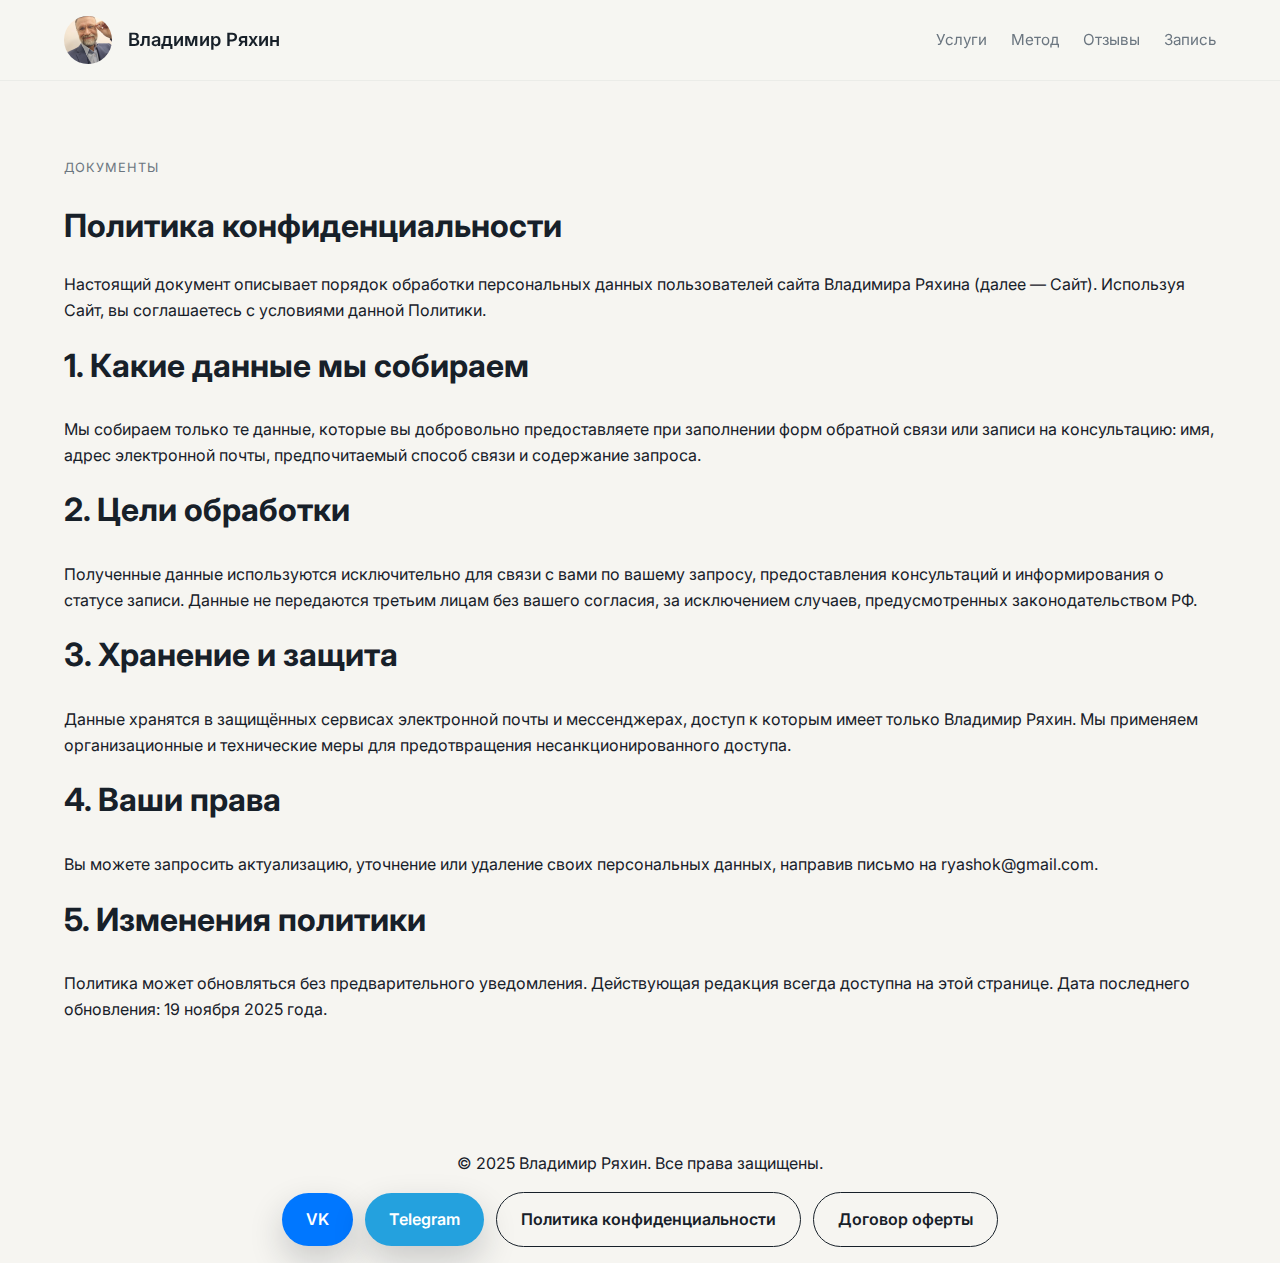
<file: privacy.html>
<!DOCTYPE html>
<html lang="ru">
  <head>
    <meta charset="UTF-8" />
    <meta name="viewport" content="width=device-width, initial-scale=1.0" />
    <title>Политика конфиденциальности — Владимир Ряхин</title>
    <meta name="description" content="Политика конфиденциальности персональных данных на сайте психолога Владимира Ряхина." />
    <meta property="og:type" content="website" />
    <meta property="og:url" content="https://ryashok.github.io/privacy.html" />
    <meta property="og:title" content="Политика конфиденциальности — Владимир Ряхин" />
    <meta property="og:description" content="Политика конфиденциальности персональных данных." />
    <meta property="og:image" content="https://ryashok.github.io/assets/img/photo.png" />
    <meta property="og:locale" content="ru_RU" />
    <meta name="twitter:card" content="summary" />
    <meta name="twitter:title" content="Политика конфиденциальности — Владимир Ряхин" />
    <link rel="icon" type="image/svg+xml" href="favicon/favicon.svg" />
    <link rel="icon" type="image/x-icon" href="favicon/favicon.ico" />
    <link rel="apple-touch-icon" sizes="180x180" href="favicon/apple-touch-icon.png" />
    <link rel="manifest" href="favicon/site.webmanifest" />
    <link rel="preconnect" href="https://fonts.googleapis.com" />
    <link rel="preconnect" href="https://fonts.gstatic.com" crossorigin />
    <link href="https://fonts.googleapis.com/css2?family=Inter:wght@400;500;600;700&display=swap" rel="stylesheet" />
    <link rel="stylesheet" href="assets/css/styles.css" />
    <link rel="canonical" href="https://ryashok.github.io/privacy.html" />
    <!-- Yandex.Metrika counter -->
    <script type="text/javascript">
        (function(m,e,t,r,i,k,a){
            m[i]=m[i]||function(){(m[i].a=m[i].a||[]).push(arguments)};
            m[i].l=1*new Date();
            for (var j = 0; j < document.scripts.length; j++) {if (document.scripts[j].src === r) { return; }}
            k=e.createElement(t),a=e.getElementsByTagName(t)[0],k.async=1,k.src=r,a.parentNode.insertBefore(k,a)
        })(window, document,'script','https://mc.yandex.ru/metrika/tag.js?id=106825881', 'ym');

        ym(106825881, 'init', {ssr:true, webvisor:true, clickmap:true, ecommerce:"dataLayer", referrer: document.referrer, url: location.href, accurateTrackBounce:true, trackLinks:true});
    </script>
    <noscript><div><img src="https://mc.yandex.ru/watch/106825881" style="position:absolute; left:-9999px;" alt="" /></div></noscript>
    <!-- /Yandex.Metrika counter -->
  </head>
  <body>
    <header class="site-header">
      <div class="container">
        <div class="header-brand">
          <a href="index.html" class="header-photo" aria-label="На главную"><img src="assets/img/photo.png" alt="" width="48" height="48" /></a>
          <div class="logo">Владимир Ряхин</div>
        </div>
        <nav class="main-nav">
          <a href="index.html#services">Услуги</a>
          <a href="index.html#method">Метод</a>
          <a href="index.html#testimonials">Отзывы</a>
          <a href="index.html#contact">Запись</a>
        </nav>
        <button class="nav-toggle" aria-label="Открыть меню">
          <span></span>
          <span></span>
          <span></span>
        </button>
      </div>
    </header>

    <main>
      <section class="section">
        <div class="container">
          <p class="eyebrow">Документы</p>
          <h1>Политика конфиденциальности</h1>
          <p>
            Настоящий документ описывает порядок обработки персональных данных пользователей сайта Владимира Ряхина (далее — Сайт).
            Используя Сайт, вы соглашаетесь с условиями данной Политики.
          </p>

          <h2>1. Какие данные мы собираем</h2>
          <p>
            Мы собираем только те данные, которые вы добровольно предоставляете при заполнении форм обратной связи или записи на консультацию: имя,
            адрес электронной почты, предпочитаемый способ связи и содержание запроса.
          </p>

          <h2>2. Цели обработки</h2>
          <p>
            Полученные данные используются исключительно для связи с вами по вашему запросу, предоставления консультаций и информирования о статусе
            записи. Данные не передаются третьим лицам без вашего согласия, за исключением случаев, предусмотренных законодательством РФ.
          </p>

          <h2>3. Хранение и защита</h2>
          <p>
            Данные хранятся в защищённых сервисах электронной почты и мессенджерах, доступ к которым имеет только Владимир Ряхин. Мы применяем
            организационные и технические меры для предотвращения несанкционированного доступа.
          </p>

          <h2>4. Ваши права</h2>
          <p>
            Вы можете запросить актуализацию, уточнение или удаление своих персональных данных, направив письмо на <a href="mailto:ryashok@gmail.com">ryashok@gmail.com</a>.
          </p>

          <h2>5. Изменения политики</h2>
          <p>
            Политика может обновляться без предварительного уведомления. Действующая редакция всегда доступна на этой странице. Дата последнего обновления: 19 ноября 2025 года.
          </p>
        </div>
      </section>
    </main>

    <footer class="site-footer">
      <div class="container">
        <p>© 2025 Владимир Ряхин. Все права защищены.</p>
        <div class="footer-links">
          <a class="btn social vk" href="https://vk.com/ryakhin" target="_blank" rel="noreferrer">VK</a>
          <a class="btn social tg" href="https://t.me/Ryashok" target="_blank" rel="noreferrer">Telegram</a>
          <a class="btn ghost" href="privacy.html">Политика конфиденциальности</a>
          <a class="btn ghost" href="offer.html">Договор оферты</a>
        </div>
      </div>
    </footer>

    <script src="assets/js/main.js"></script>
  </body>
</html>
</file>
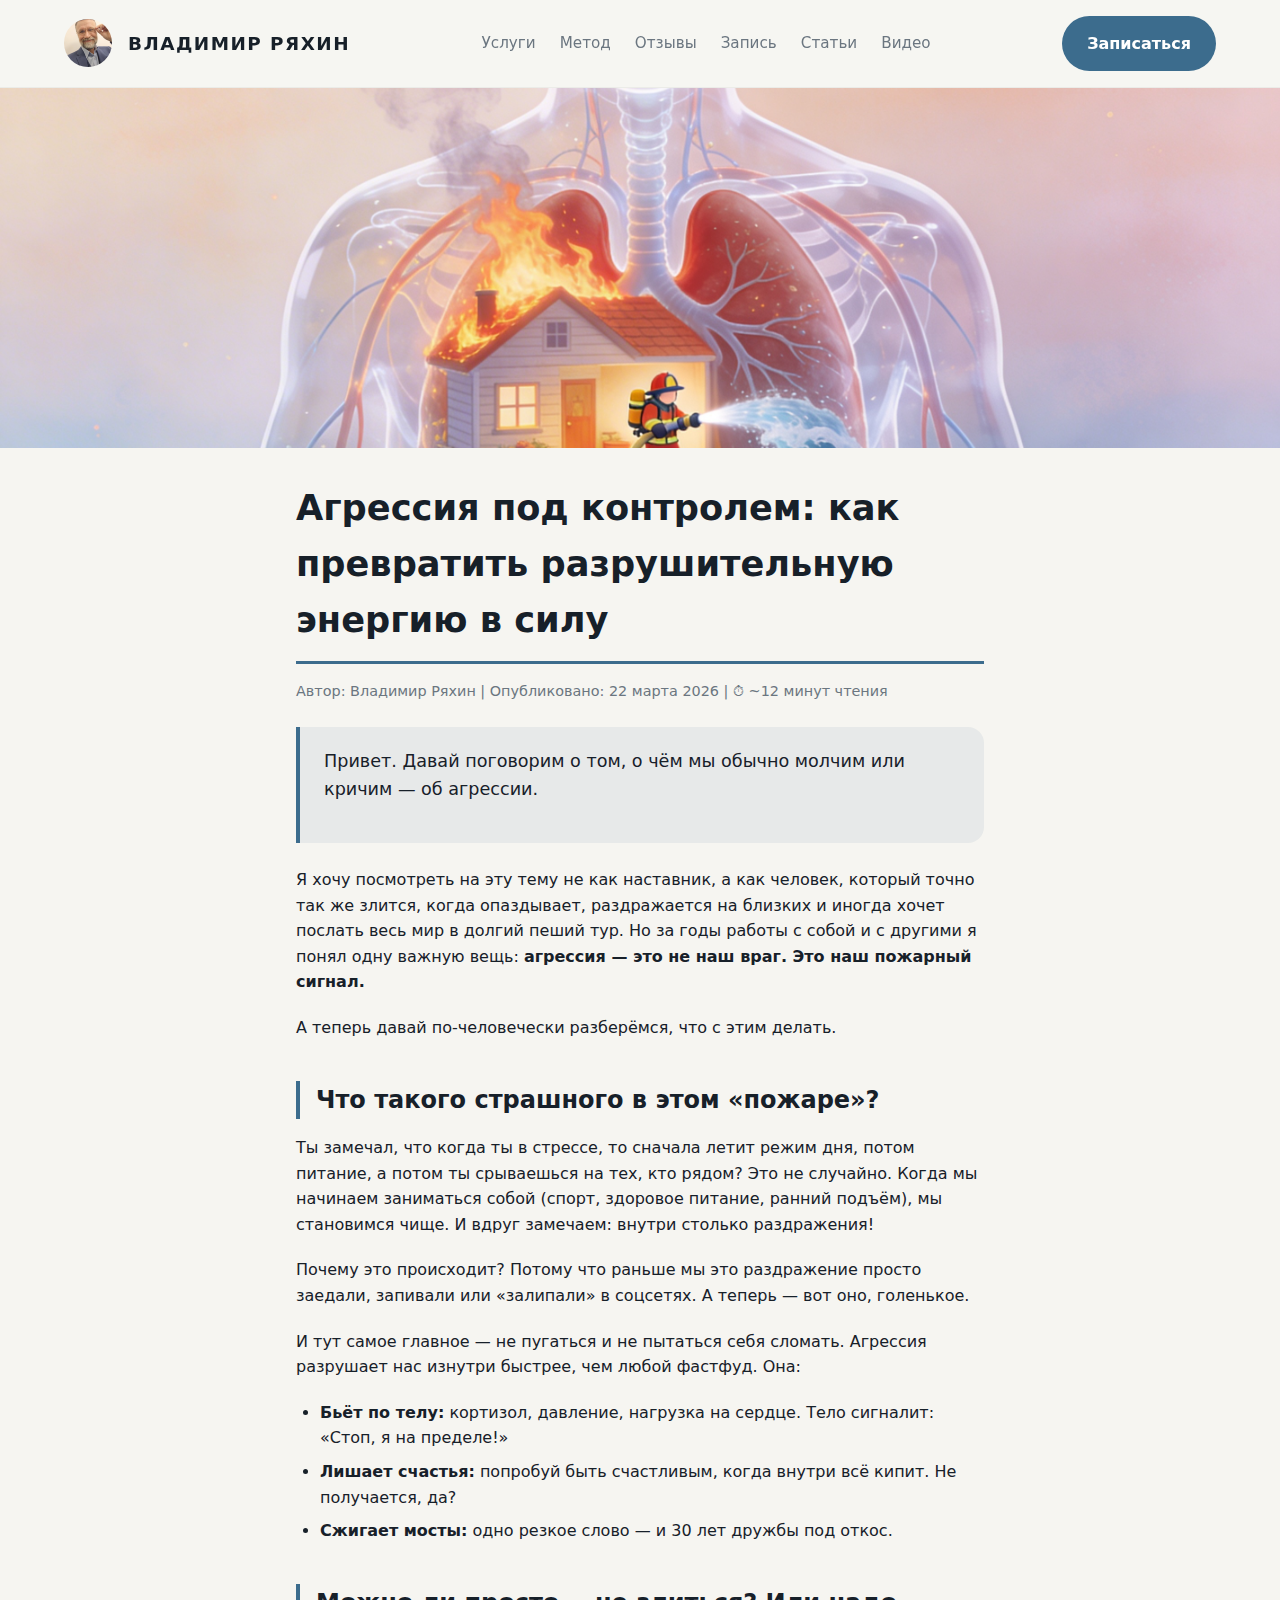
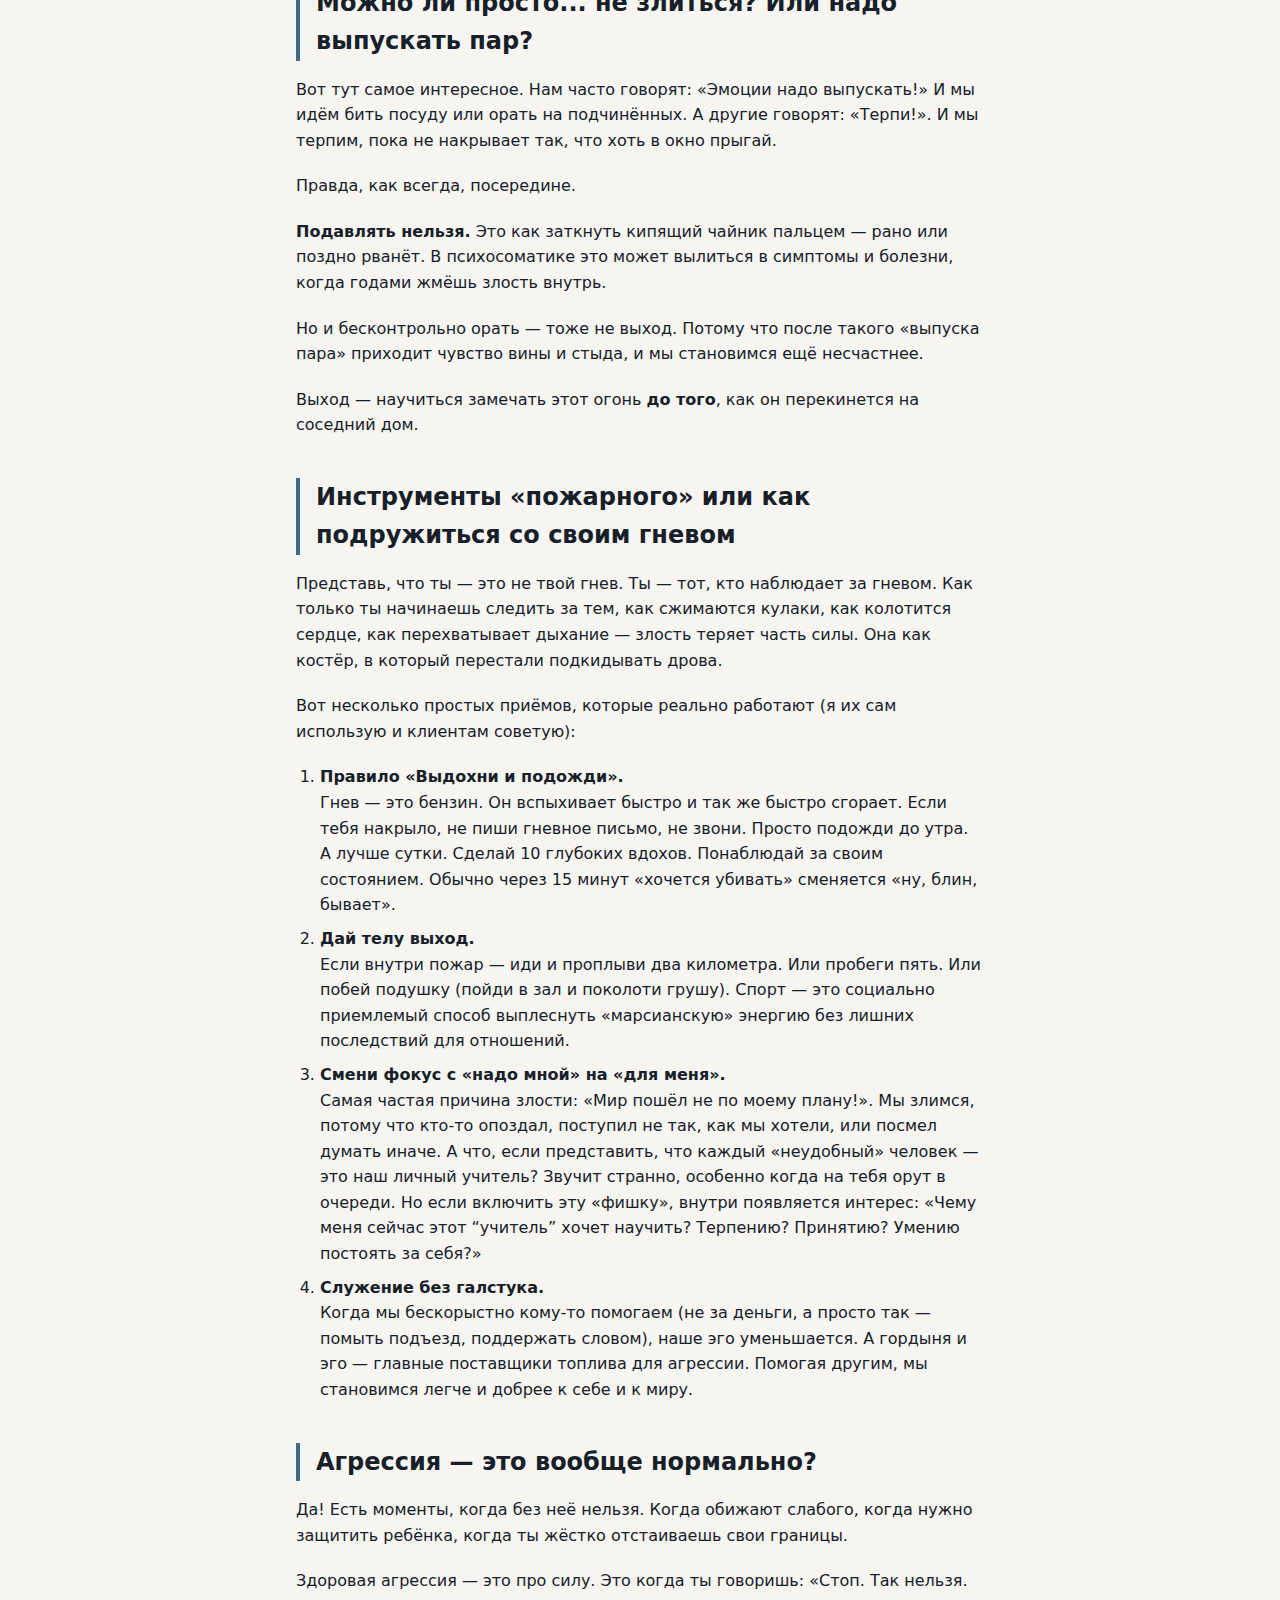
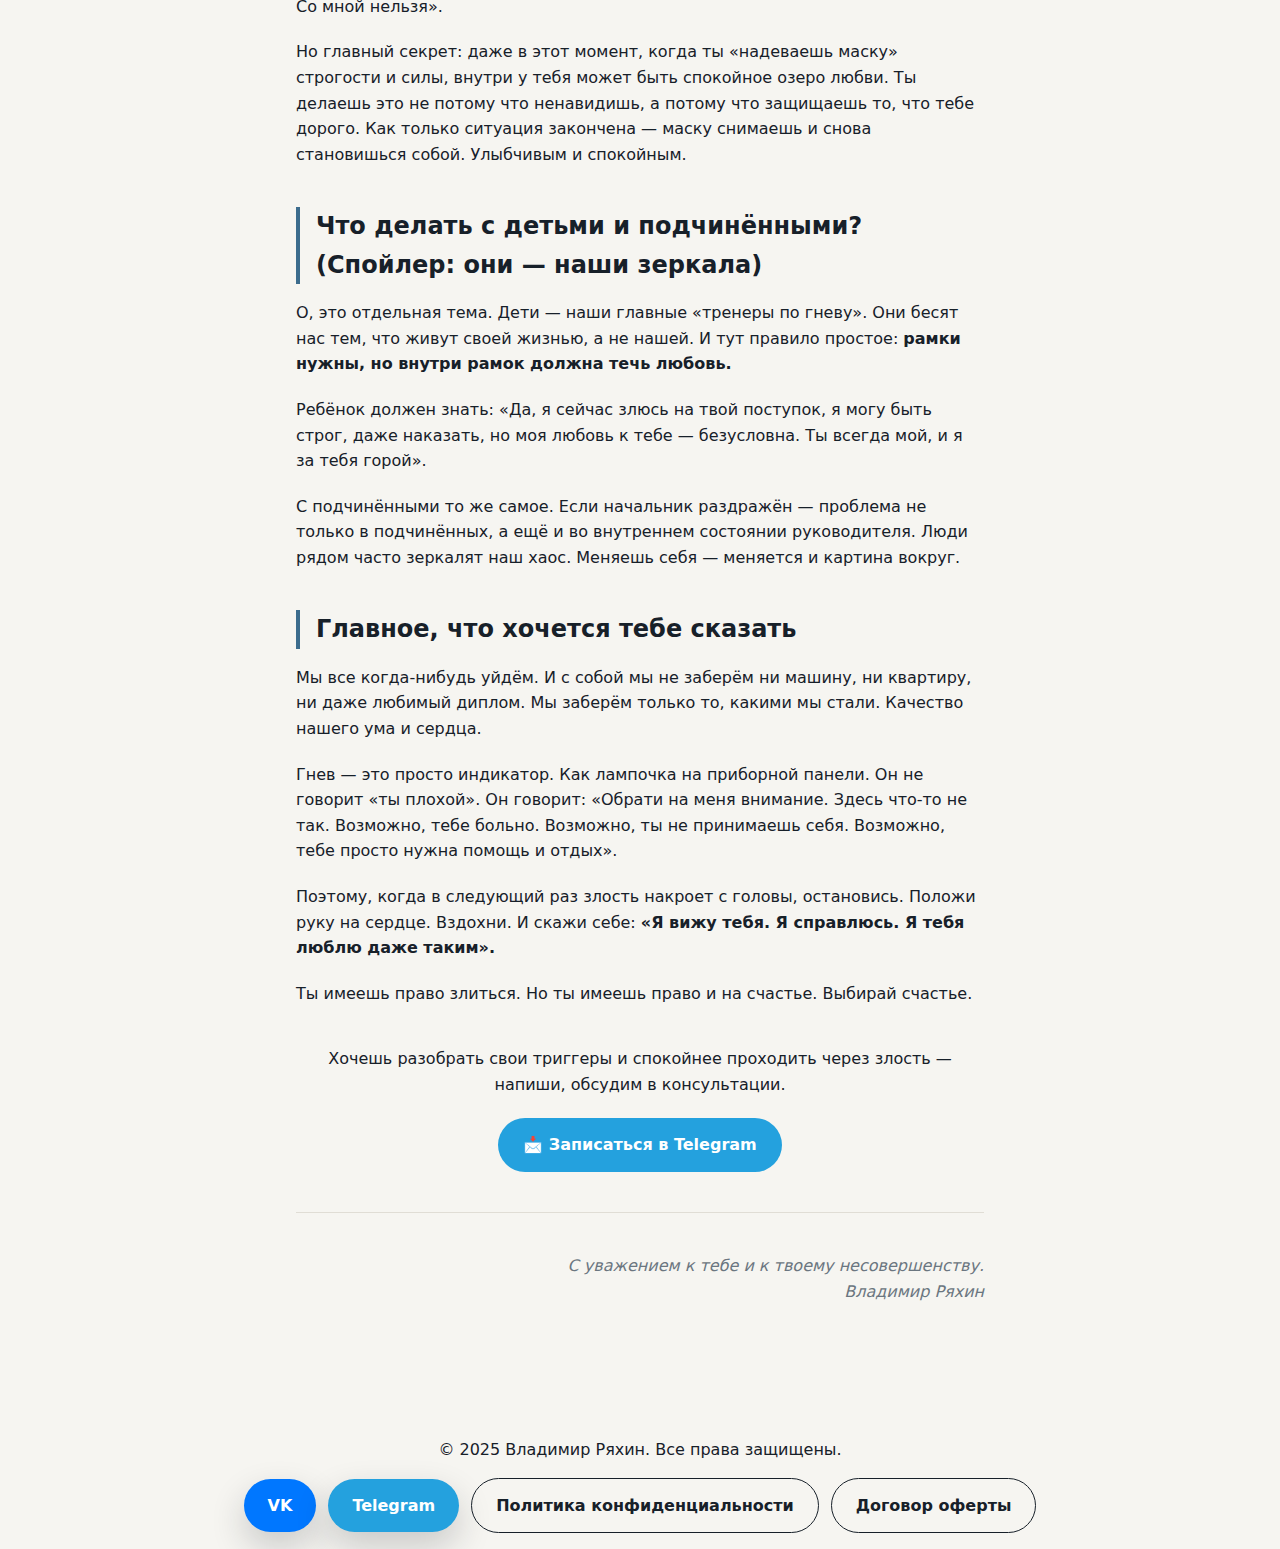
<file: articles/agressia.html>
<!DOCTYPE html>
<html lang="ru">
  <head>
    <meta charset="UTF-8" />
    <meta name="viewport" content="width=device-width, initial-scale=1.0" />
    <title>Агрессия под контролем: как превратить разрушительную энергию в силу — Владимир Ряхин</title>
    <meta name="description" content="Агрессия — не враг, а сигнал. Как не подавлять злость и не срываться: наблюдение, тело, границы, дети и работа." />
    <meta property="og:type" content="article" />
    <meta property="og:url" content="https://ryashok.github.io/articles/agressia.html" />
    <meta property="og:title" content="Агрессия под контролем: как превратить разрушительную энергию в силу" />
    <meta property="og:description" content="Агрессия — не враг, а сигнал. Как не подавлять злость и не срываться." />
    <meta property="og:image" content="https://ryashok.github.io/assets/img/article-agressia.png" />
    <meta property="og:locale" content="ru_RU" />
    <link rel="icon" type="image/svg+xml" href="../favicon/favicon.svg" />
    <link rel="icon" type="image/x-icon" href="../favicon/favicon.ico" />
    <link rel="apple-touch-icon" sizes="180x180" href="../favicon/apple-touch-icon.png" />
    <link rel="manifest" href="../favicon/site.webmanifest" />
    <link rel="preconnect" href="https://fonts.googleapis.com" />
    <link rel="preconnect" href="https://fonts.gstatic.com" crossorigin />
    <link href="https://fonts.googleapis.com/css2?family=Manrope:wght@400;500;600;700&family=Noto+Serif:ital,wght@0,400;0,600;0,700;1,400&display=swap" rel="stylesheet" />
    <link rel="stylesheet" href="../assets/css/styles.css" />
    <link rel="canonical" href="https://ryashok.github.io/articles/agressia.html" />
  </head>
  <body>
    <header class="site-header">
      <div class="container">
        <div class="header-brand">
          <a href="../index.html" class="header-photo" aria-label="На главную"><img src="../assets/img/photo.png" alt="" width="48" height="48" /></a>
          <div class="logo"><a href="../index.html" class="logo-link logo-name">Владимир Ряхин</a></div>
        </div>
        <nav class="main-nav">
          <a href="../index.html#services">Услуги</a>
          <a href="../index.html#method">Метод</a>
          <a href="../index.html#testimonials">Отзывы</a>
          <a href="../index.html#contact">Запись</a>
          <a href="index.html">Статьи</a>
          <a href="../videos/">Видео</a>
        </nav>
        <a class="btn primary header-cta" href="https://t.me/Ryashok?text=Здравствуйте%2C%20хочу%20записаться%20на%20консультацию" target="_blank" rel="noreferrer">Записаться</a>
        <button class="nav-toggle" type="button" aria-label="Открыть меню">
          <span></span>
          <span></span>
          <span></span>
        </button>
      </div>
    </header>

    <main>
      <img class="article-cover" src="../assets/img/article-agressia.png" alt="Агрессия под контролем" />
      <div class="article-wrap">
        <article class="article-body">
          <h1>Агрессия под контролем: как превратить разрушительную энергию в силу</h1>

          <div class="article-meta">
            <span>Автор: Владимир Ряхин</span> |
            <span>Опубликовано: 22 марта 2026</span> |
            <span>⏱ ~12 минут чтения</span>
          </div>

          <div class="intro">
            <p>Привет. Давай поговорим о том, о чём мы обычно молчим или кричим — об агрессии.</p>
          </div>

          <p>Я хочу посмотреть на эту тему не как наставник, а как человек, который точно так же злится, когда опаздывает, раздражается на близких и иногда хочет послать весь мир в долгий пеший тур. Но за годы работы с собой и с другими я понял одну важную вещь: <strong>агрессия — это не наш враг. Это наш пожарный сигнал.</strong></p>
          <p>А теперь давай по-человечески разберёмся, что с этим делать.</p>

          <h2>Что такого страшного в этом «пожаре»?</h2>
          <p>Ты замечал, что когда ты в стрессе, то сначала летит режим дня, потом питание, а потом ты срываешься на тех, кто рядом? Это не случайно. Когда мы начинаем заниматься собой (спорт, здоровое питание, ранний подъём), мы становимся чище. И вдруг замечаем: внутри столько раздражения!</p>
          <p>Почему это происходит? Потому что раньше мы это раздражение просто заедали, запивали или «залипали» в соцсетях. А теперь — вот оно, голенькое.</p>
          <p>И тут самое главное — не пугаться и не пытаться себя сломать. Агрессия разрушает нас изнутри быстрее, чем любой фастфуд. Она:</p>
          <ul>
            <li><strong>Бьёт по телу:</strong> кортизол, давление, нагрузка на сердце. Тело сигналит: «Стоп, я на пределе!»</li>
            <li><strong>Лишает счастья:</strong> попробуй быть счастливым, когда внутри всё кипит. Не получается, да?</li>
            <li><strong>Сжигает мосты:</strong> одно резкое слово — и 30 лет дружбы под откос.</li>
          </ul>

          <h2>Можно ли просто... не злиться? Или надо выпускать пар?</h2>
          <p>Вот тут самое интересное. Нам часто говорят: «Эмоции надо выпускать!» И мы идём бить посуду или орать на подчинённых. А другие говорят: «Терпи!». И мы терпим, пока не накрывает так, что хоть в окно прыгай.</p>
          <p>Правда, как всегда, посередине.</p>
          <p><strong>Подавлять нельзя.</strong> Это как заткнуть кипящий чайник пальцем — рано или поздно рванёт. В психосоматике это может вылиться в симптомы и болезни, когда годами жмёшь злость внутрь.</p>
          <p>Но и бесконтрольно орать — тоже не выход. Потому что после такого «выпуска пара» приходит чувство вины и стыда, и мы становимся ещё несчастнее.</p>
          <p>Выход — научиться замечать этот огонь <strong>до того</strong>, как он перекинется на соседний дом.</p>

          <h2>Инструменты «пожарного» или как подружиться со своим гневом</h2>
          <p>Представь, что ты — это не твой гнев. Ты — тот, кто наблюдает за гневом. Как только ты начинаешь следить за тем, как сжимаются кулаки, как колотится сердце, как перехватывает дыхание — злость теряет часть силы. Она как костёр, в который перестали подкидывать дрова.</p>
          <p>Вот несколько простых приёмов, которые реально работают (я их сам использую и клиентам советую):</p>
          <ol>
            <li>
              <strong>Правило «Выдохни и подожди».</strong><br />
              Гнев — это бензин. Он вспыхивает быстро и так же быстро сгорает. Если тебя накрыло, не пиши гневное письмо, не звони. Просто подожди до утра. А лучше сутки. Сделай 10 глубоких вдохов. Понаблюдай за своим состоянием. Обычно через 15 минут «хочется убивать» сменяется «ну, блин, бывает».
            </li>
            <li>
              <strong>Дай телу выход.</strong><br />
              Если внутри пожар — иди и проплыви два километра. Или пробеги пять. Или побей подушку (пойди в зал и поколоти грушу). Спорт — это социально приемлемый способ выплеснуть «марсианскую» энергию без лишних последствий для отношений.
            </li>
            <li>
              <strong>Смени фокус с «надо мной» на «для меня».</strong><br />
              Самая частая причина злости: «Мир пошёл не по моему плану!». Мы злимся, потому что кто-то опоздал, поступил не так, как мы хотели, или посмел думать иначе. А что, если представить, что каждый «неудобный» человек — это наш личный учитель? Звучит странно, особенно когда на тебя орут в очереди. Но если включить эту «фишку», внутри появляется интерес: «Чему меня сейчас этот “учитель” хочет научить? Терпению? Принятию? Умению постоять за себя?»
            </li>
            <li>
              <strong>Служение без галстука.</strong><br />
              Когда мы бескорыстно кому-то помогаем (не за деньги, а просто так — помыть подъезд, поддержать словом), наше эго уменьшается. А гордыня и эго — главные поставщики топлива для агрессии. Помогая другим, мы становимся легче и добрее к себе и к миру.
            </li>
          </ol>

          <h2>Агрессия — это вообще нормально?</h2>
          <p>Да! Есть моменты, когда без неё нельзя. Когда обижают слабого, когда нужно защитить ребёнка, когда ты жёстко отстаиваешь свои границы.</p>
          <p>Здоровая агрессия — это про силу. Это когда ты говоришь: «Стоп. Так нельзя. Со мной нельзя».</p>
          <p>Но главный секрет: даже в этот момент, когда ты «надеваешь маску» строгости и силы, внутри у тебя может быть спокойное озеро любви. Ты делаешь это не потому что ненавидишь, а потому что защищаешь то, что тебе дорого. Как только ситуация закончена — маску снимаешь и снова становишься собой. Улыбчивым и спокойным.</p>

          <h2>Что делать с детьми и подчинёнными? (Спойлер: они — наши зеркала)</h2>
          <p>О, это отдельная тема. Дети — наши главные «тренеры по гневу». Они бесят нас тем, что живут своей жизнью, а не нашей. И тут правило простое: <strong>рамки нужны, но внутри рамок должна течь любовь.</strong></p>
          <p>Ребёнок должен знать: «Да, я сейчас злюсь на твой поступок, я могу быть строг, даже наказать, но моя любовь к тебе — безусловна. Ты всегда мой, и я за тебя горой».</p>
          <p>С подчинёнными то же самое. Если начальник раздражён — проблема не только в подчинённых, а ещё и во внутреннем состоянии руководителя. Люди рядом часто зеркалят наш хаос. Меняешь себя — меняется и картина вокруг.</p>

          <h2>Главное, что хочется тебе сказать</h2>
          <p>Мы все когда-нибудь уйдём. И с собой мы не заберём ни машину, ни квартиру, ни даже любимый диплом. Мы заберём только то, какими мы стали. Качество нашего ума и сердца.</p>
          <p>Гнев — это просто индикатор. Как лампочка на приборной панели. Он не говорит «ты плохой». Он говорит: «Обрати на меня внимание. Здесь что-то не так. Возможно, тебе больно. Возможно, ты не принимаешь себя. Возможно, тебе просто нужна помощь и отдых».</p>
          <p>Поэтому, когда в следующий раз злость накроет с головы, остановись. Положи руку на сердце. Вздохни. И скажи себе: <strong>«Я вижу тебя. Я справлюсь. Я тебя люблю даже таким».</strong></p>
          <p>Ты имеешь право злиться. Но ты имеешь право и на счастье. Выбирай счастье.</p>

          <div class="article-cta">
            <p>Хочешь разобрать свои триггеры и спокойнее проходить через злость — напиши, обсудим в консультации.</p>
            <a href="https://t.me/Ryashok" class="btn telegram" target="_blank" rel="noopener noreferrer">📩 Записаться в Telegram</a>
          </div>

          <hr />
          <p style="font-style: italic; text-align: right; color: var(--muted);">
            С уважением к тебе и к твоему несовершенству.<br />
            Владимир Ряхин
          </p>
        </article>
      </div>
    </main>

    <footer class="site-footer site-footer--compact">
      <div class="container">
        <p>© 2025 Владимир Ряхин. Все права защищены.</p>
        <div class="footer-links">
          <a class="btn social vk" href="https://vk.com/ryakhin" target="_blank" rel="noreferrer">VK</a>
          <a class="btn social tg" href="https://t.me/Ryashok" target="_blank" rel="noreferrer">Telegram</a>
          <a class="btn ghost" href="../privacy.html">Политика конфиденциальности</a>
          <a class="btn ghost" href="../offer.html">Договор оферты</a>
        </div>
      </div>
    </footer>

    <script src="../assets/js/main.js"></script>
  </body>
</html>
</file>
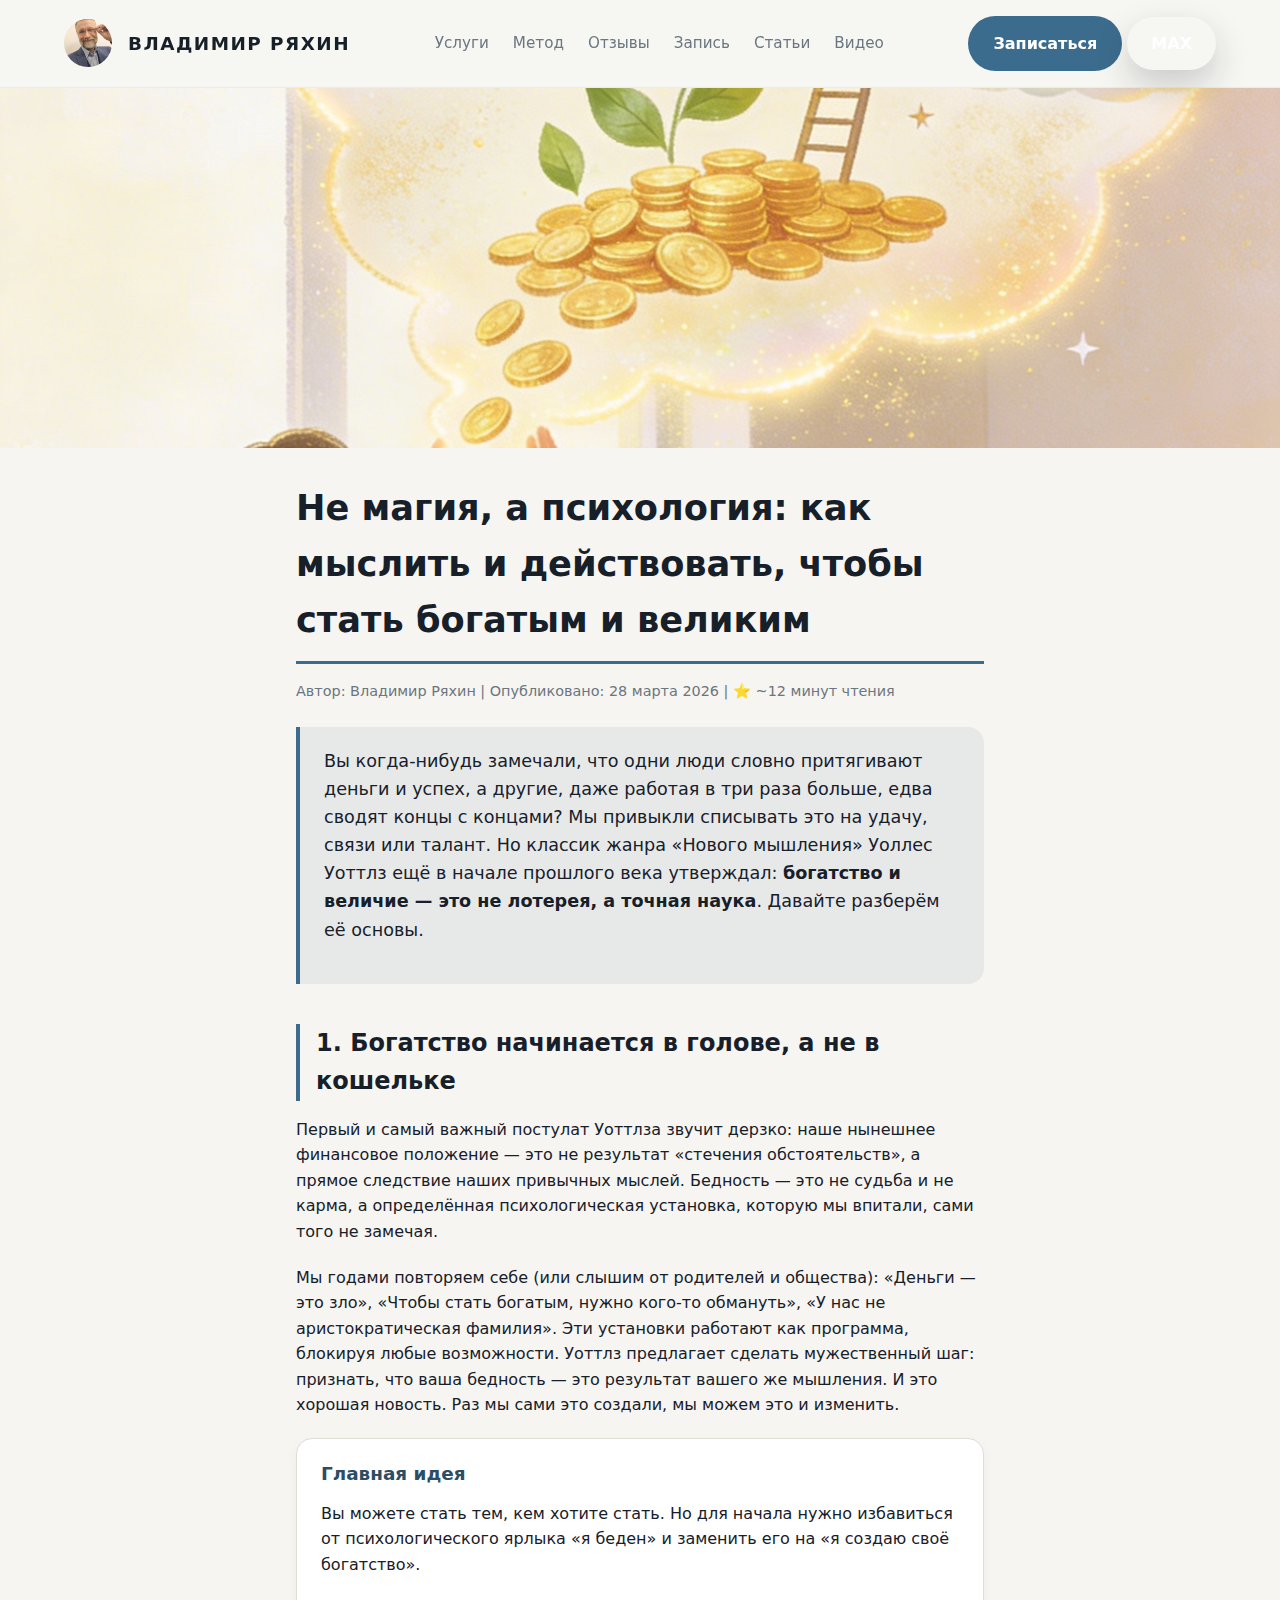
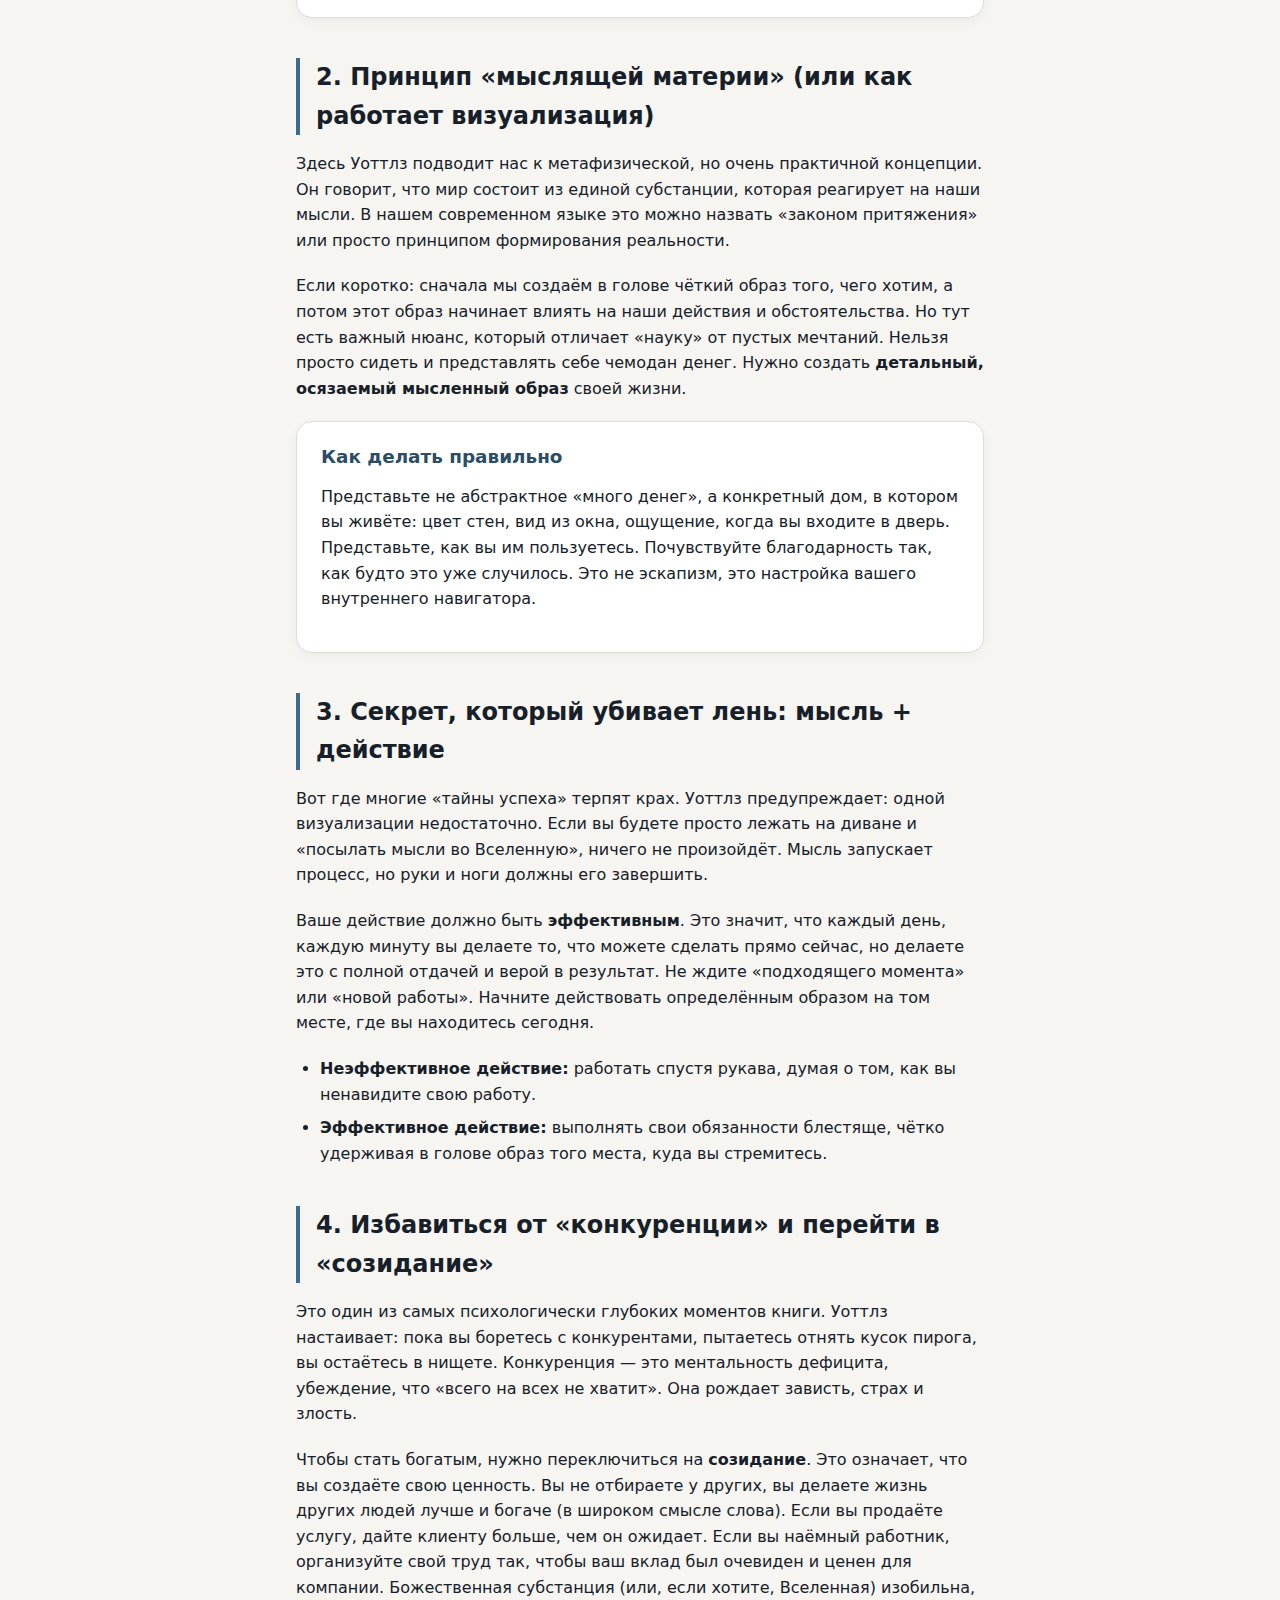
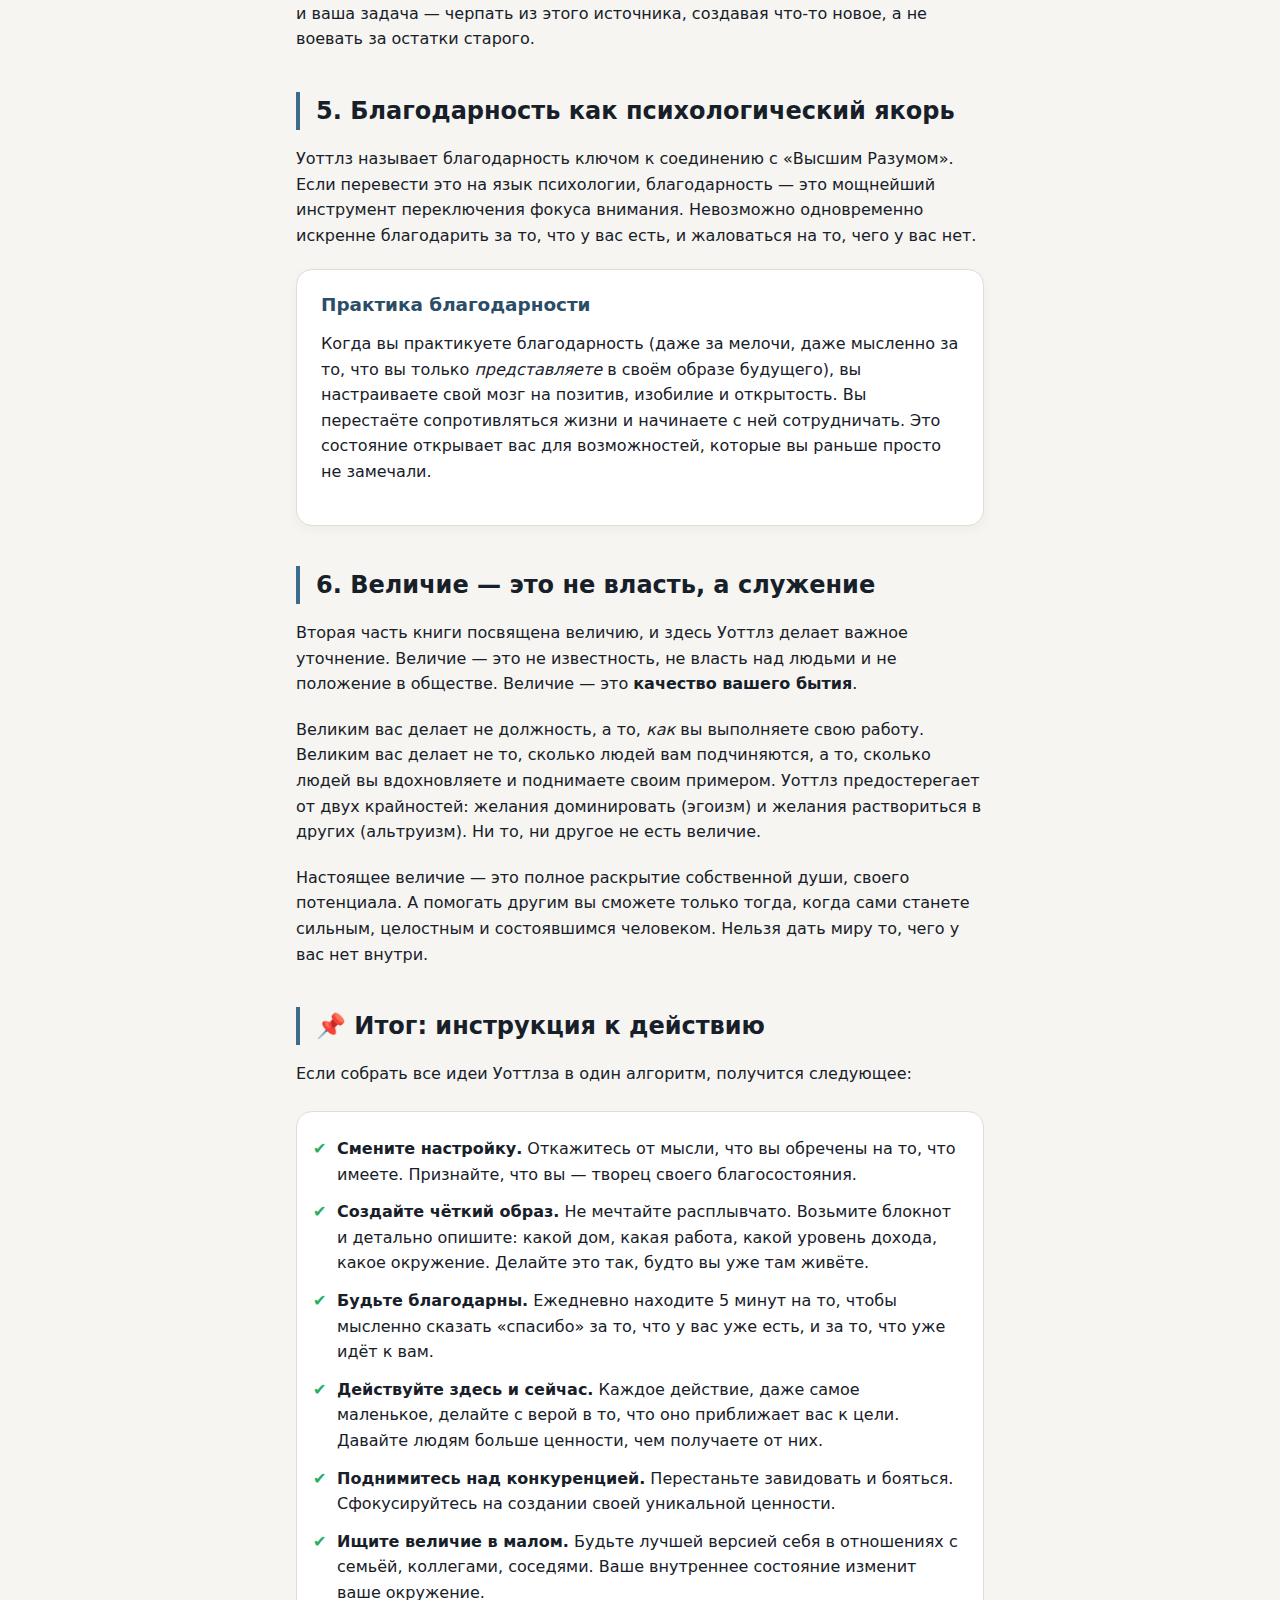
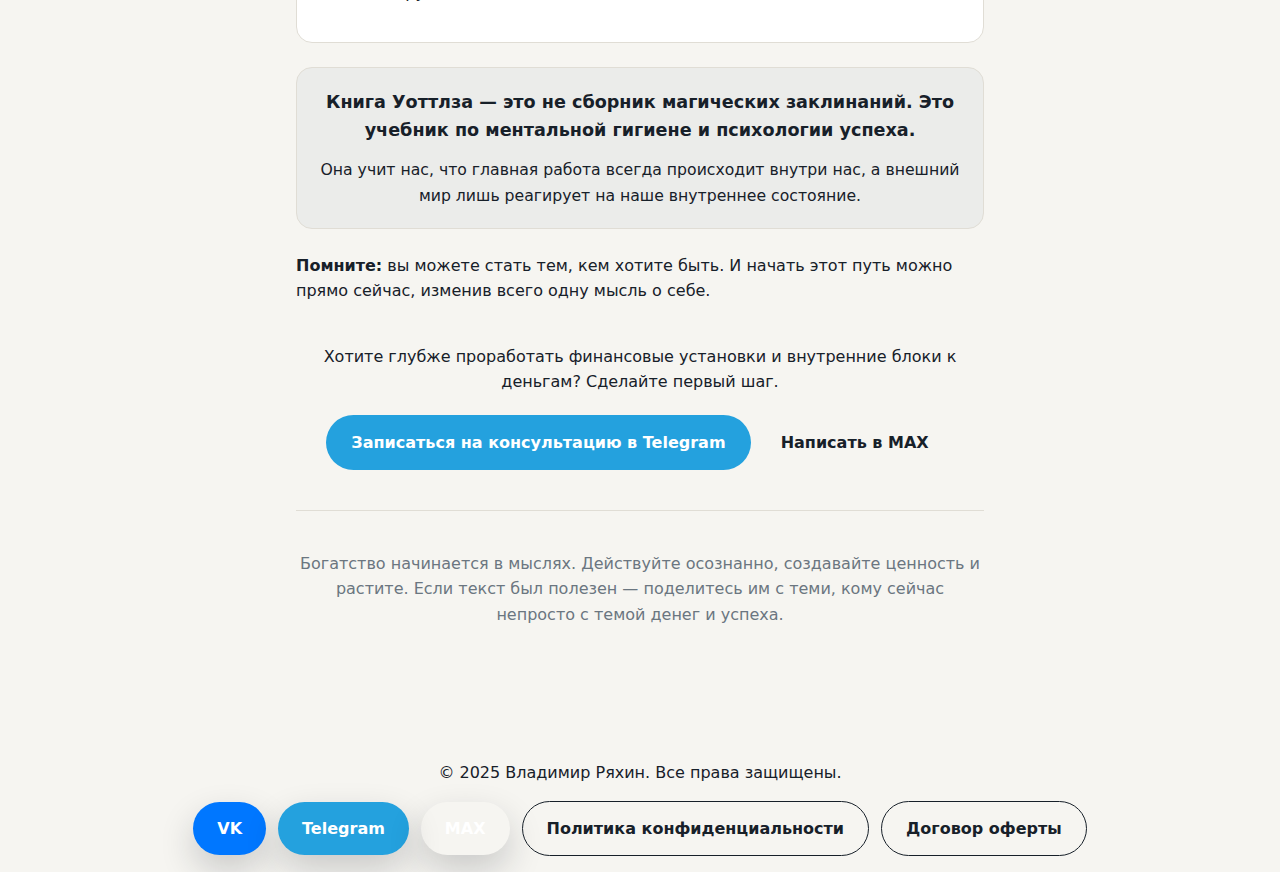
<file: articles/bogatstvo.html>
<!DOCTYPE html>
<html lang="ru">
  <head>
    <meta charset="UTF-8" />
    <meta name="viewport" content="width=device-width, initial-scale=1.0" />
    <meta name="color-scheme" content="light dark" />
    <title>Не магия, а психология: как мыслить и действовать, чтобы стать богатым и великим — Владимир Ряхин</title>
    <meta name="description" content="Не магия, а психология: как мыслить и действовать, чтобы стать богатым и великим. Принципы Уоллеса Уоттлза и современный взгляд на успех." />
    <meta property="og:type" content="article" />
    <meta property="og:url" content="https://ryashok.github.io/articles/bogatstvo.html" />
    <meta property="og:title" content="Не магия, а психология: как стать богатым и великим" />
    <meta property="og:description" content="Богатство и величие — не лотерея, а работа с мышлением и действием. Разбираем идеи Уоллеса Уоттлза." />
    <meta property="og:image" content="https://ryashok.github.io/assets/img/bogatstvo-illustration.png" />
    <meta property="og:locale" content="ru_RU" />
    <link rel="icon" type="image/svg+xml" href="../favicon/favicon.svg" />
    <link rel="icon" type="image/x-icon" href="../favicon/favicon.ico" />
    <link rel="apple-touch-icon" sizes="180x180" href="../favicon/apple-touch-icon.png" />
    <link rel="manifest" href="../favicon/site.webmanifest" />
    <link rel="preconnect" href="https://fonts.googleapis.com" />
    <link rel="preconnect" href="https://fonts.gstatic.com" crossorigin />
    <link href="https://fonts.googleapis.com/css2?family=Manrope:wght@400;500;600;700&family=Noto+Serif:ital,wght@0,400;0,600;0,700;1,400&display=swap" rel="stylesheet" />
    <link rel="stylesheet" href="../assets/css/styles.css" />
    <link rel="canonical" href="https://ryashok.github.io/articles/bogatstvo.html" />
    <!-- Google tag (gtag.js) -->
    <script async src="https://www.googletagmanager.com/gtag/js?id=G-BLE2EJXW8P"></script>
    <script>
      window.dataLayer = window.dataLayer || [];
      function gtag(){dataLayer.push(arguments);}
      gtag('js', new Date());
      gtag('config', 'G-BLE2EJXW8P');
    </script>
    <!-- Yandex.Metrika counter -->
    <script type="text/javascript">
      (function(m,e,t,r,i,k,a){
        m[i]=m[i]||function(){(m[i].a=m[i].a||[]).push(arguments)};
        m[i].l=1*new Date();
        for (var j = 0; j < document.scripts.length; j++) {if (document.scripts[j].src === r) { return; }}
        k=e.createElement(t),a=e.getElementsByTagName(t)[0],k.async=1,k.src=r,a.parentNode.insertBefore(k,a)
      })(window, document,'script','https://mc.yandex.ru/metrika/tag.js?id=108204878', 'ym');
      ym(108204878, 'init', {ssr:true, webvisor:true, clickmap:true, ecommerce:"dataLayer", referrer: document.referrer, url: location.href, accurateTrackBounce:true, trackLinks:true});
    </script>
    <noscript><div><img src="https://mc.yandex.ru/watch/108204878" style="position:absolute; left:-9999px;" alt="" /></div></noscript>
    <!-- /Yandex.Metrika counter -->
  </head>
  <body>
    <header class="site-header">
      <div class="container">
        <div class="header-brand">
          <a href="../index.html" class="header-photo" aria-label="На главную"><img src="../assets/img/photo.png" alt="" width="48" height="48" /></a>
          <div class="logo"><a href="../index.html" class="logo-link logo-name">Владимир Ряхин</a></div>
        </div>
        <nav class="main-nav">
          <a href="../index.html#services">Услуги</a>
          <a href="../index.html#method">Метод</a>
          <a href="../index.html#testimonials">Отзывы</a>
          <a href="../index.html#contact">Запись</a>
          <a href="index.html">Статьи</a>
          <a href="../videos/">Видео</a>
        </nav>
        <div class="header-cta-group">
          <a class="btn primary header-cta" href="https://t.me/Ryashok?text=Здравствуйте%2C%20хочу%20записаться%20на%20консультацию" target="_blank" rel="noreferrer">Записаться</a>
          <a class="btn social max header-cta" href="https://max.ru/u/f9LHodD0cOJHteWd2QYI7YTnkbm28H1dUlYKiL-nOkpKi-JJSgcI6s5fY_8" target="_blank" rel="noreferrer">MAX</a>
        </div>
        <button class="nav-toggle" aria-label="Открыть меню">
          <span></span>
          <span></span>
          <span></span>
        </button>
      </div>
    </header>

    <main>
      <img class="article-cover" src="../assets/img/bogatstvo-illustration.png" alt="Иллюстрация к статье о психологии изобилия и успеха" />
      <div class="article-wrap">
        <article class="article-body">
          <h1>Не магия, а психология: как мыслить и действовать, чтобы стать богатым и великим</h1>

          <div class="article-meta">
            <span>Автор: Владимир Ряхин</span> |
            <span>Опубликовано: 28 марта 2026</span> |
            <span>⭐ ~12 минут чтения</span>
          </div>

          <div class="intro">
            <p>
              Вы когда-нибудь замечали, что одни люди словно притягивают деньги и успех, а другие, даже работая в три раза больше, едва сводят концы с концами? Мы привыкли списывать это на удачу, связи или талант. Но классик жанра «Нового мышления» Уоллес Уоттлз ещё в начале прошлого века утверждал:
              <strong>богатство и величие — это не лотерея, а точная наука</strong>. Давайте разберём её основы.
            </p>
          </div>

          <h2>1. Богатство начинается в голове, а не в кошельке</h2>
          <p>
            Первый и самый важный постулат Уоттлза звучит дерзко: наше нынешнее финансовое положение — это не результат «стечения обстоятельств», а прямое следствие наших привычных мыслей. Бедность — это не судьба и не карма, а определённая психологическая установка, которую мы впитали, сами того не замечая.
          </p>
          <p>
            Мы годами повторяем себе (или слышим от родителей и общества): «Деньги — это зло», «Чтобы стать богатым, нужно кого-то обмануть», «У нас не аристократическая фамилия». Эти установки работают как программа, блокируя любые возможности. Уоттлз предлагает сделать мужественный шаг: признать, что ваша бедность — это результат вашего же мышления. И это хорошая новость. Раз мы сами это создали, мы можем это и изменить.
          </p>
          <div class="fear-block">
            <div class="fear-title">Главная идея</div>
            <p>
              Вы можете стать тем, кем хотите стать. Но для начала нужно избавиться от психологического ярлыка «я беден» и заменить его на «я создаю своё богатство».
            </p>
          </div>

          <h2>2. Принцип «мыслящей материи» (или как работает визуализация)</h2>
          <p>
            Здесь Уоттлз подводит нас к метафизической, но очень практичной концепции. Он говорит, что мир состоит из единой субстанции, которая реагирует на наши мысли. В нашем современном языке это можно назвать «законом притяжения» или просто принципом формирования реальности.
          </p>
          <p>
            Если коротко: сначала мы создаём в голове чёткий образ того, чего хотим, а потом этот образ начинает влиять на наши действия и обстоятельства. Но тут есть важный нюанс, который отличает «науку» от пустых мечтаний. Нельзя просто сидеть и представлять себе чемодан денег. Нужно создать
            <strong>детальный, осязаемый мысленный образ</strong> своей жизни.
          </p>
          <div class="fear-block">
            <div class="fear-title">Как делать правильно</div>
            <p>
              Представьте не абстрактное «много денег», а конкретный дом, в котором вы живёте: цвет стен, вид из окна, ощущение, когда вы входите в дверь. Представьте, как вы им пользуетесь. Почувствуйте благодарность так, как будто это уже случилось. Это не эскапизм, это настройка вашего внутреннего навигатора.
            </p>
          </div>

          <h2>3. Секрет, который убивает лень: мысль + действие</h2>
          <p>
            Вот где многие «тайны успеха» терпят крах. Уоттлз предупреждает: одной визуализации недостаточно. Если вы будете просто лежать на диване и «посылать мысли во Вселенную», ничего не произойдёт. Мысль запускает процесс, но руки и ноги должны его завершить.
          </p>
          <p>
            Ваше действие должно быть <strong>эффективным</strong>. Это значит, что каждый день, каждую минуту вы делаете то, что можете сделать прямо сейчас, но делаете это с полной отдачей и верой в результат. Не ждите «подходящего момента» или «новой работы». Начните действовать определённым образом на том месте, где вы находитесь сегодня.
          </p>
          <ul>
            <li><strong>Неэффективное действие:</strong> работать спустя рукава, думая о том, как вы ненавидите свою работу.</li>
            <li><strong>Эффективное действие:</strong> выполнять свои обязанности блестяще, чётко удерживая в голове образ того места, куда вы стремитесь.</li>
          </ul>

          <h2>4. Избавиться от «конкуренции» и перейти в «созидание»</h2>
          <p>
            Это один из самых психологически глубоких моментов книги. Уоттлз настаивает: пока вы боретесь с конкурентами, пытаетесь отнять кусок пирога, вы остаётесь в нищете. Конкуренция — это ментальность дефицита, убеждение, что «всего на всех не хватит». Она рождает зависть, страх и злость.
          </p>
          <p>
            Чтобы стать богатым, нужно переключиться на <strong>созидание</strong>. Это означает, что вы создаёте свою ценность. Вы не отбираете у других, вы делаете жизнь других людей лучше и богаче (в широком смысле слова). Если вы продаёте услугу, дайте клиенту больше, чем он ожидает. Если вы наёмный работник, организуйте свой труд так, чтобы ваш вклад был очевиден и ценен для компании. Божественная субстанция (или, если хотите, Вселенная) изобильна, и ваша задача — черпать из этого источника, создавая что-то новое, а не воевать за остатки старого.
          </p>

          <h2>5. Благодарность как психологический якорь</h2>
          <p>
            Уоттлз называет благодарность ключом к соединению с «Высшим Разумом». Если перевести это на язык психологии, благодарность — это мощнейший инструмент переключения фокуса внимания. Невозможно одновременно искренне благодарить за то, что у вас есть, и жаловаться на то, чего у вас нет.
          </p>
          <div class="fear-block">
            <div class="fear-title">Практика благодарности</div>
            <p>
              Когда вы практикуете благодарность (даже за мелочи, даже мысленно за то, что вы только <em>представляете</em> в своём образе будущего), вы настраиваете свой мозг на позитив, изобилие и открытость. Вы перестаёте сопротивляться жизни и начинаете с ней сотрудничать. Это состояние открывает вас для возможностей, которые вы раньше просто не замечали.
            </p>
          </div>

          <h2>6. Величие — это не власть, а служение</h2>
          <p>
            Вторая часть книги посвящена величию, и здесь Уоттлз делает важное уточнение. Величие — это не известность, не власть над людьми и не положение в обществе. Величие — это <strong>качество вашего бытия</strong>.
          </p>
          <p>
            Великим вас делает не должность, а то, <em>как</em> вы выполняете свою работу. Великим вас делает не то, сколько людей вам подчиняются, а то, сколько людей вы вдохновляете и поднимаете своим примером. Уоттлз предостерегает от двух крайностей: желания доминировать (эгоизм) и желания раствориться в других (альтруизм). Ни то, ни другое не есть величие.
          </p>
          <p>
            Настоящее величие — это полное раскрытие собственной души, своего потенциала. А помогать другим вы сможете только тогда, когда сами станете сильным, целостным и состоявшимся человеком. Нельзя дать миру то, чего у вас нет внутри.
          </p>

          <h2>📌 Итог: инструкция к действию</h2>
          <p>Если собрать все идеи Уоттлза в один алгоритм, получится следующее:</p>
          <ul class="checklist">
            <li><strong>Смените настройку.</strong> Откажитесь от мысли, что вы обречены на то, что имеете. Признайте, что вы — творец своего благосостояния.</li>
            <li><strong>Создайте чёткий образ.</strong> Не мечтайте расплывчато. Возьмите блокнот и детально опишите: какой дом, какая работа, какой уровень дохода, какое окружение. Делайте это так, будто вы уже там живёте.</li>
            <li><strong>Будьте благодарны.</strong> Ежедневно находите 5 минут на то, чтобы мысленно сказать «спасибо» за то, что у вас уже есть, и за то, что уже идёт к вам.</li>
            <li><strong>Действуйте здесь и сейчас.</strong> Каждое действие, даже самое маленькое, делайте с верой в то, что оно приближает вас к цели. Давайте людям больше ценности, чем получаете от них.</li>
            <li><strong>Поднимитесь над конкуренцией.</strong> Перестаньте завидовать и бояться. Сфокусируйтесь на создании своей уникальной ценности.</li>
            <li><strong>Ищите величие в малом.</strong> Будьте лучшей версией себя в отношениях с семьёй, коллегами, соседями. Ваше внутреннее состояние изменит ваше окружение.</li>
          </ul>

          <div class="highlight">
            <p style="margin: 0; font-size: 1.1rem; font-weight: 600; text-align: center;">
              Книга Уоттлза — это не сборник магических заклинаний. Это учебник по ментальной гигиене и психологии успеха.
            </p>
            <p style="margin: 0.85rem 0 0; text-align: center; color: var(--on-surface-variant); font-size: 0.98rem;">
              Она учит нас, что главная работа всегда происходит внутри нас, а внешний мир лишь реагирует на наше внутреннее состояние.
            </p>
          </div>

          <p><strong>Помните:</strong> вы можете стать тем, кем хотите быть. И начать этот путь можно прямо сейчас, изменив всего одну мысль о себе.</p>

          <div class="article-cta">
            <p>Хотите глубже проработать финансовые установки и внутренние блоки к деньгам? Сделайте первый шаг.</p>
            <div class="article-cta-buttons">
              <a href="https://t.me/Ryashok?text=Здравствуйте%2C%20хочу%20записаться%20на%20консультацию" class="btn telegram" target="_blank" rel="noopener noreferrer">Записаться на консультацию в Telegram</a>
              <a href="https://max.ru/u/f9LHodD0cOJHteWd2QYI7YTnkbm28H1dUlYKiL-nOkpKi-JJSgcI6s5fY_8" class="btn max" target="_blank" rel="noopener noreferrer">Написать в MAX</a>
            </div>
          </div>

          <hr />
          <p style="text-align: center; color: var(--muted);">
            Богатство начинается в мыслях. Действуйте осознанно, создавайте ценность и растите. Если текст был полезен — поделитесь им с теми, кому сейчас непросто с темой денег и успеха.
          </p>
        </article>
      </div>
    </main>

    <footer class="site-footer site-footer--compact">
      <div class="container">
        <p>© 2025 Владимир Ряхин. Все права защищены.</p>
        <div class="footer-links">
          <a class="btn social vk" href="https://vk.com/ryakhin" target="_blank" rel="noreferrer">VK</a>
          <a class="btn social tg" href="https://t.me/Ryashok" target="_blank" rel="noreferrer">Telegram</a>
          <a class="btn social max" href="https://max.ru/u/f9LHodD0cOJHteWd2QYI7YTnkbm28H1dUlYKiL-nOkpKi-JJSgcI6s5fY_8" target="_blank" rel="noreferrer">MAX</a>
          <a class="btn ghost" href="../privacy.html">Политика конфиденциальности</a>
          <a class="btn ghost" href="../offer.html">Договор оферты</a>
        </div>
      </div>
    </footer>

    <script src="../assets/js/main.js"></script>
  </body>
</html>
</file>
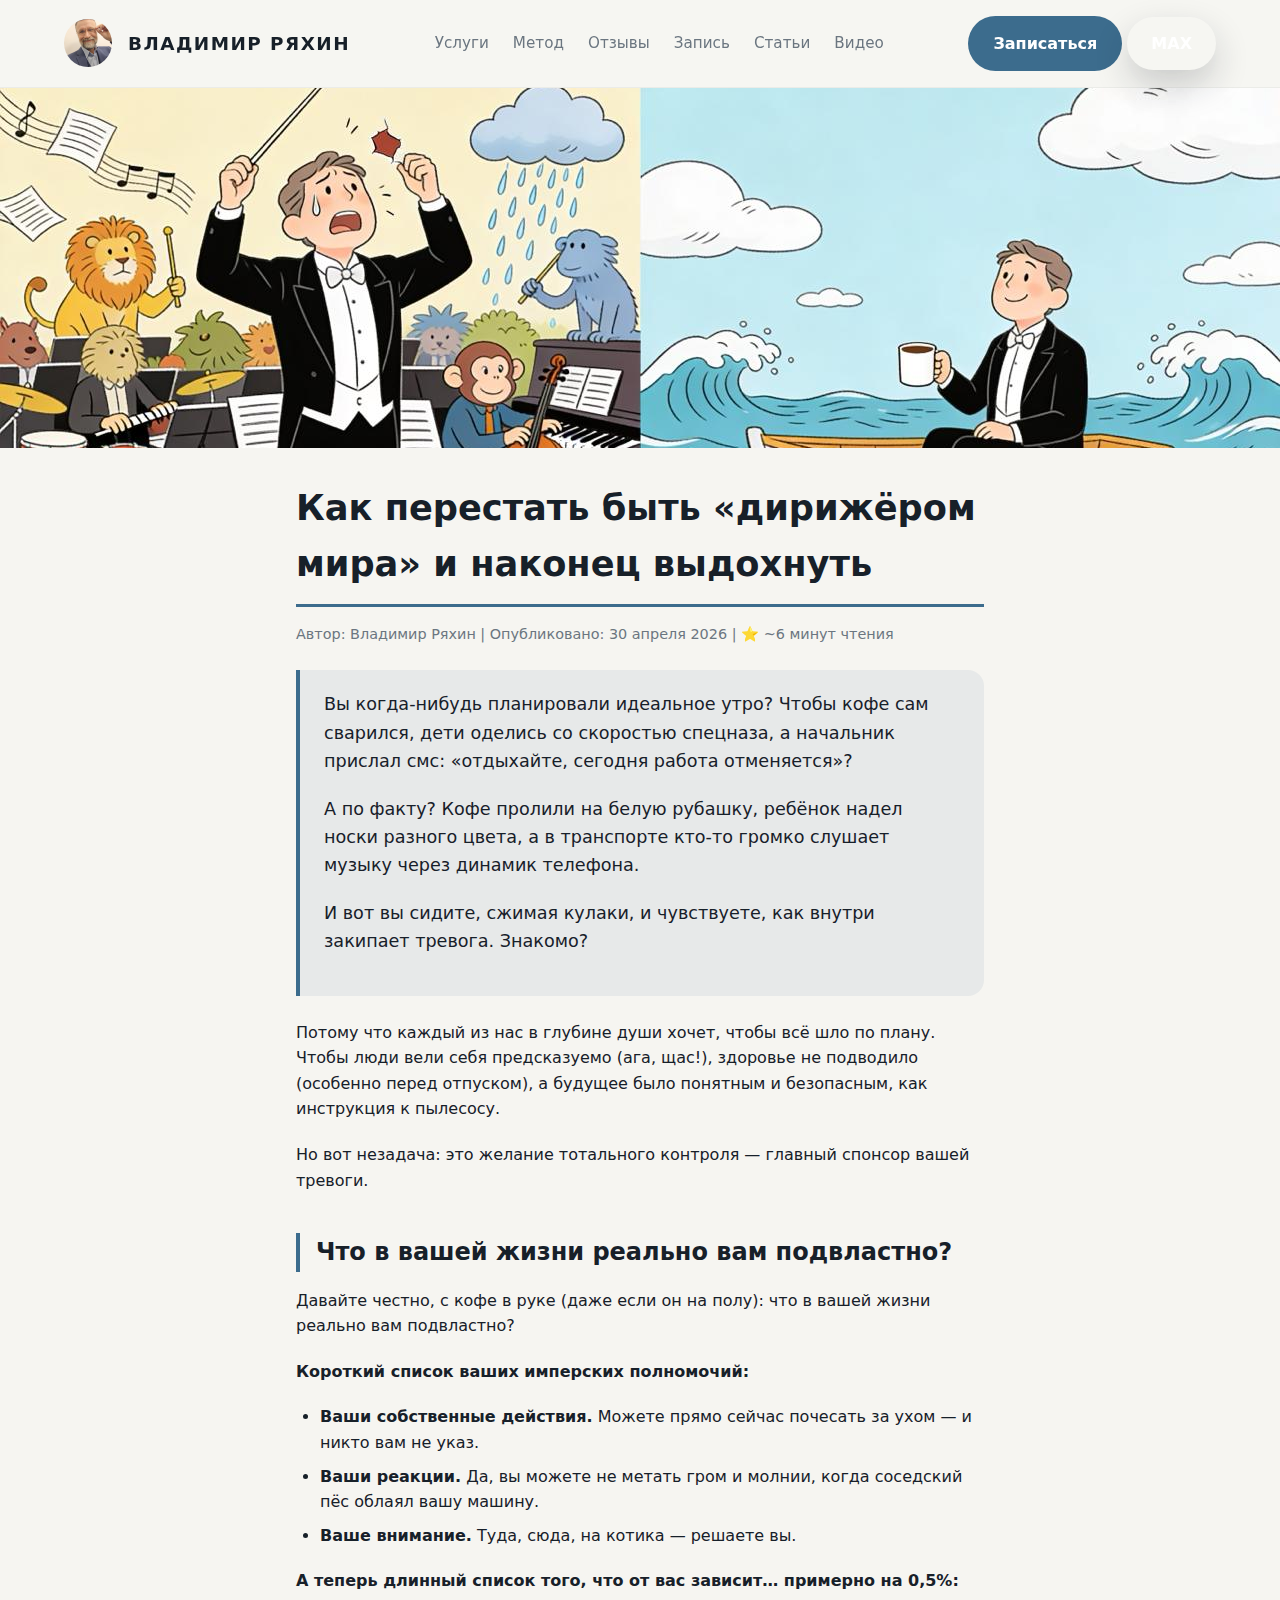
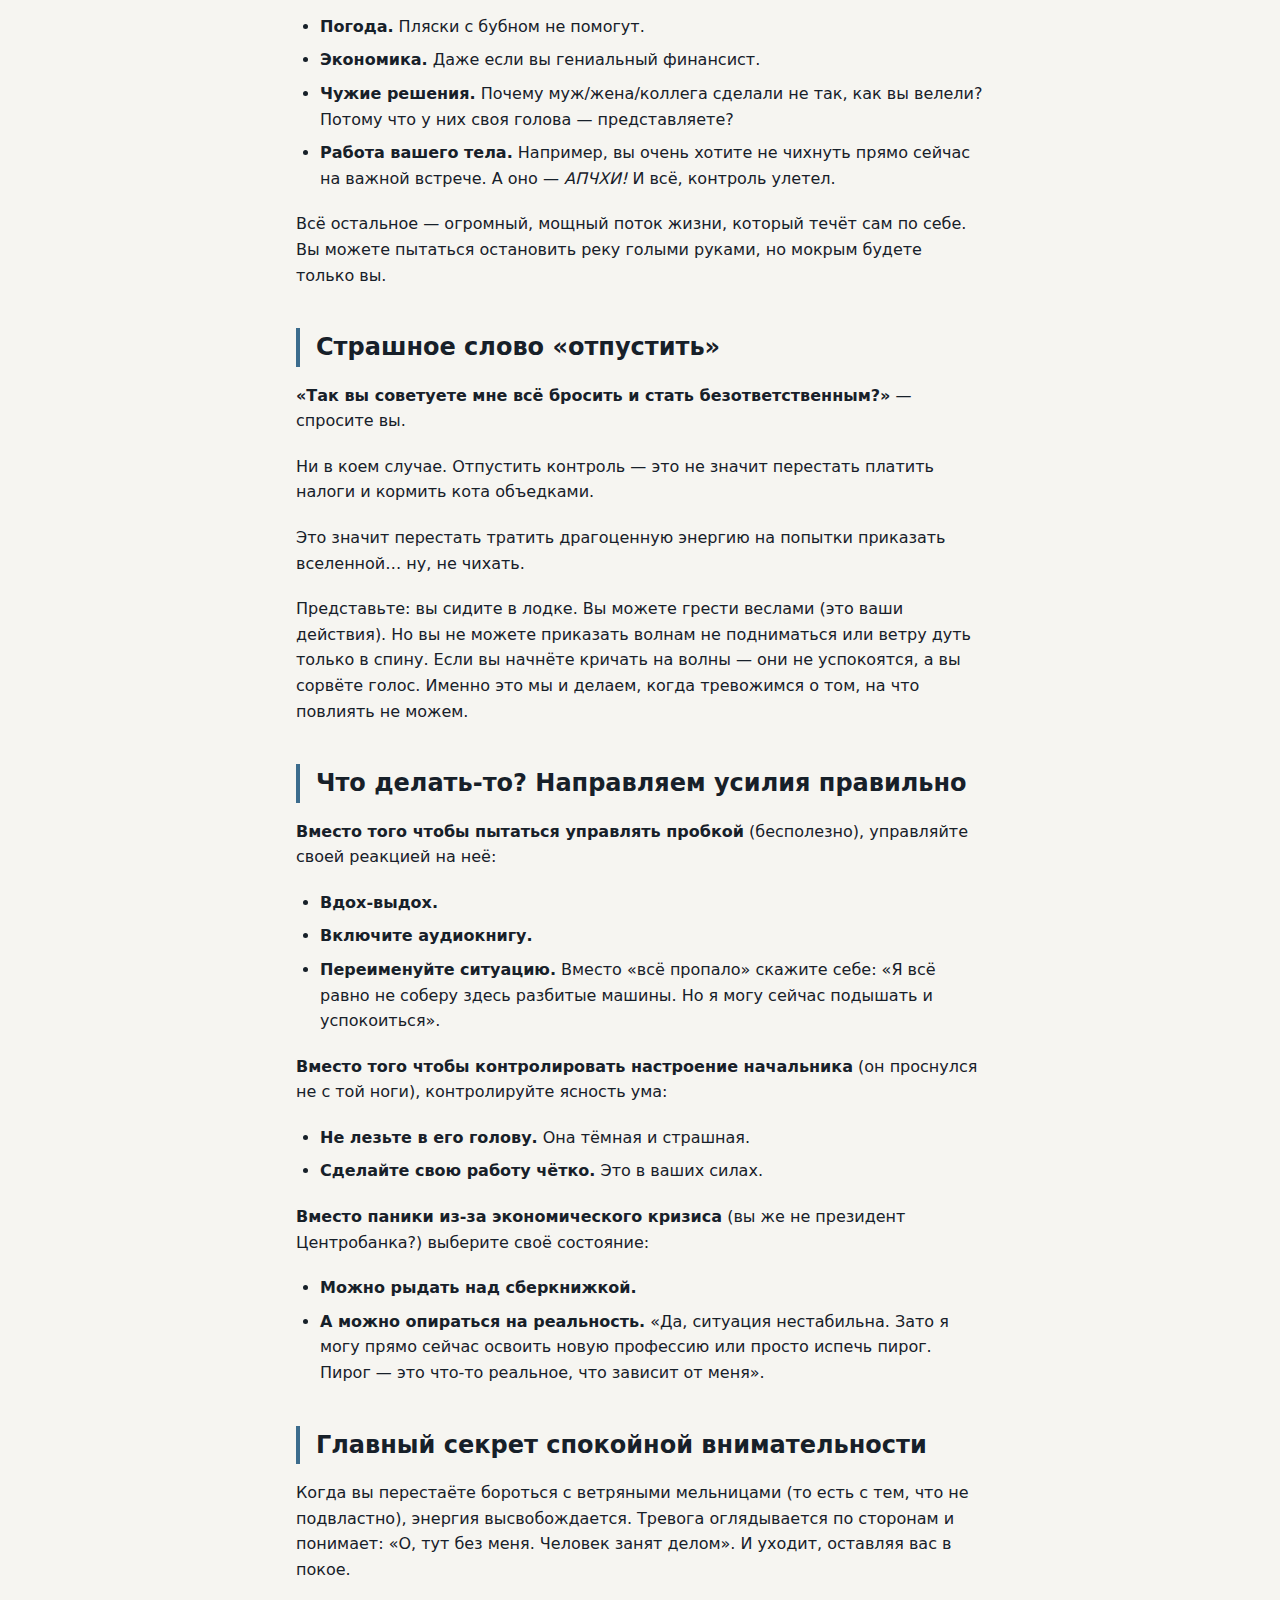
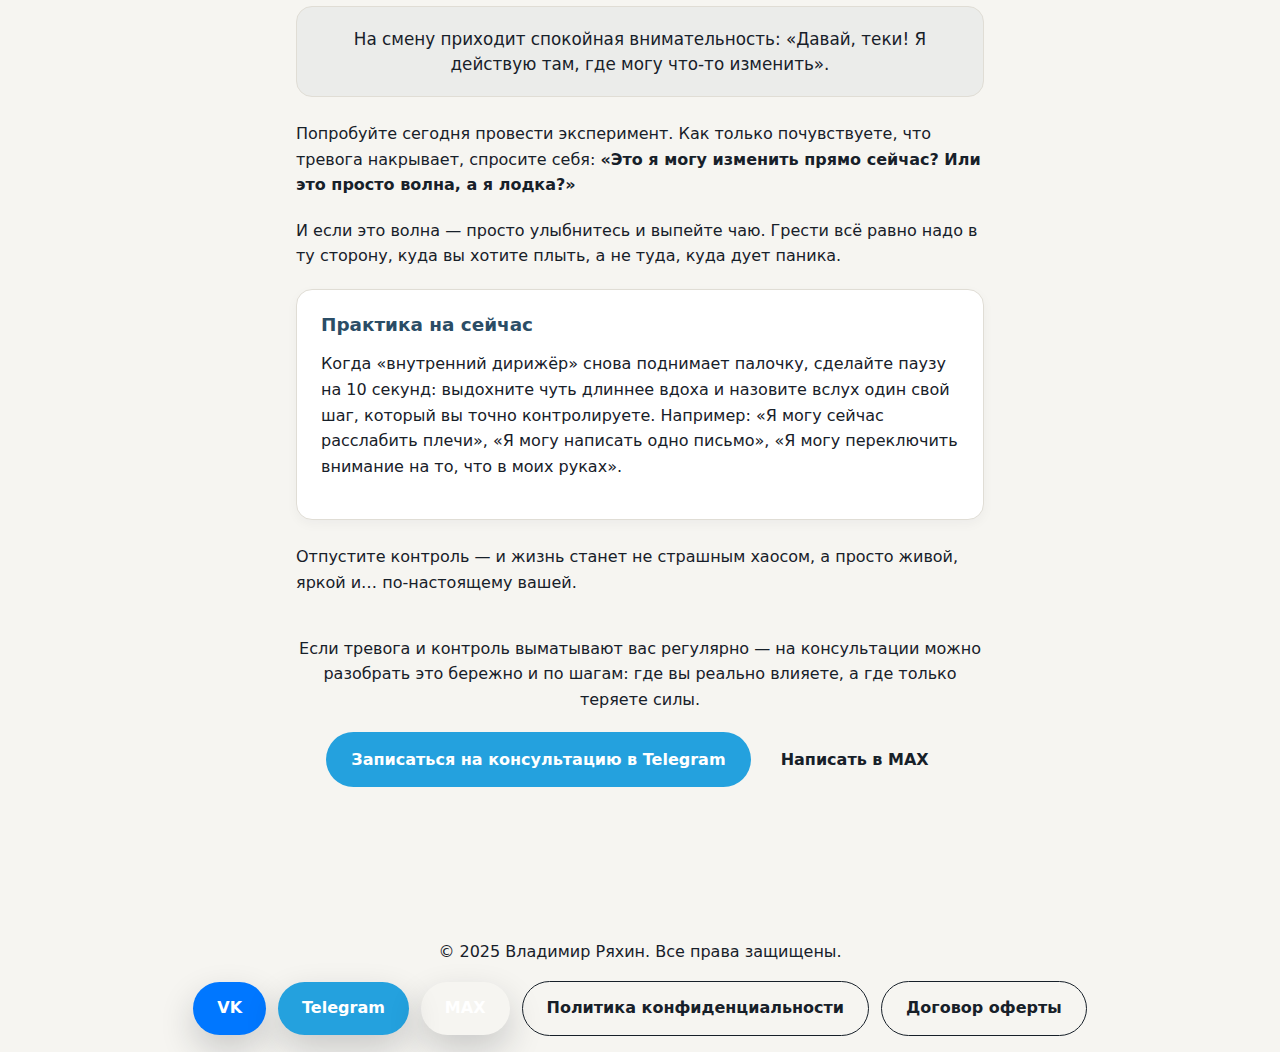
<file: articles/kak-perestat-byt-dirizherom-mira.html>
<!DOCTYPE html>
<html lang="ru">
  <head>
    <meta charset="UTF-8" />
    <meta name="viewport" content="width=device-width, initial-scale=1.0" />
    <meta name="color-scheme" content="light dark" />
    <title>Как перестать быть «дирижёром мира» и наконец выдохнуть — Владимир Ряхин</title>
    <meta
      name="description"
      content="Почему стремление контролировать всё вокруг подпитывает тревогу — и как вернуть себе спокойствие: различать «могу» и «не могу», отпускать лишнее и направлять усилия туда, где есть влияние."
    />
    <meta property="og:type" content="article" />
    <meta property="og:url" content="https://ryashok.github.io/articles/kak-perestat-byt-dirizherom-mira.html" />
    <meta property="og:title" content="Как перестать быть «дирижёром мира» и наконец выдохнуть" />
    <meta
      property="og:description"
      content="Тотальный контроль — главный спонсор тревоги. Что реально подвластно вам — и как направить силы туда, где есть влияние."
    />
    <meta property="og:image" content="https://ryashok.github.io/assets/img/kak-perestatj-bitj-illustration.jpg" />
    <meta property="og:locale" content="ru_RU" />
    <link rel="icon" type="image/svg+xml" href="../favicon/favicon.svg" />
    <link rel="icon" type="image/x-icon" href="../favicon/favicon.ico" />
    <link rel="apple-touch-icon" sizes="180x180" href="../favicon/apple-touch-icon.png" />
    <link rel="manifest" href="../favicon/site.webmanifest" />
    <link rel="preconnect" href="https://fonts.googleapis.com" />
    <link rel="preconnect" href="https://fonts.gstatic.com" crossorigin />
    <link href="https://fonts.googleapis.com/css2?family=Manrope:wght@400;500;600;700&family=Noto+Serif:ital,wght@0,400;0,600;0,700;1,400&display=swap" rel="stylesheet" />
    <link rel="stylesheet" href="../assets/css/styles.css" />
    <link rel="canonical" href="https://ryashok.github.io/articles/kak-perestat-byt-dirizherom-mira.html" />
    <!-- Google tag (gtag.js) -->
    <script async src="https://www.googletagmanager.com/gtag/js?id=G-BLE2EJXW8P"></script>
    <script>
      window.dataLayer = window.dataLayer || [];
      function gtag(){dataLayer.push(arguments);}
      gtag('js', new Date());
      gtag('config', 'G-BLE2EJXW8P');
    </script>
    <!-- Yandex.Metrika counter -->
    <script type="text/javascript">
      (function(m,e,t,r,i,k,a){
        m[i]=m[i]||function(){(m[i].a=m[i].a||[]).push(arguments)};
        m[i].l=1*new Date();
        for (var j = 0; j < document.scripts.length; j++) {if (document.scripts[j].src === r) { return; }}
        k=e.createElement(t),a=e.getElementsByTagName(t)[0],k.async=1,k.src=r,a.parentNode.insertBefore(k,a)
      })(window, document,'script','https://mc.yandex.ru/metrika/tag.js?id=108204878', 'ym');
      ym(108204878, 'init', {ssr:true, webvisor:true, clickmap:true, ecommerce:"dataLayer", referrer: document.referrer, url: location.href, accurateTrackBounce:true, trackLinks:true});
    </script>
    <noscript><div><img src="https://mc.yandex.ru/watch/108204878" style="position:absolute; left:-9999px;" alt="" /></div></noscript>
    <!-- /Yandex.Metrika counter -->
  </head>
  <body>
    <header class="site-header">
      <div class="container">
        <div class="header-brand">
          <a href="../index.html" class="header-photo" aria-label="На главную"><img src="../assets/img/photo.png" alt="" width="48" height="48" /></a>
          <div class="logo"><a href="../index.html" class="logo-link logo-name">Владимир Ряхин</a></div>
        </div>
        <nav class="main-nav">
          <a href="../index.html#services">Услуги</a>
          <a href="../index.html#method">Метод</a>
          <a href="../index.html#testimonials">Отзывы</a>
          <a href="../index.html#contact">Запись</a>
          <a href="index.html">Статьи</a>
          <a href="../videos/">Видео</a>
        </nav>
        <div class="header-cta-group">
          <a class="btn primary header-cta" href="https://t.me/Ryashok?text=Здравствуйте%2C%20хочу%20записаться%20на%20консультацию" target="_blank" rel="noreferrer">Записаться</a>
          <a class="btn social max header-cta" href="https://max.ru/u/f9LHodD0cOJHteWd2QYI7YTnkbm28H1dUlYKiL-nOkpKi-JJSgcI6s5fY_8" target="_blank" rel="noreferrer">MAX</a>
        </div>
        <button class="nav-toggle" aria-label="Открыть меню">
          <span></span>
          <span></span>
          <span></span>
        </button>
      </div>
    </header>

    <main>
      <img class="article-cover" src="../assets/img/kak-perestatj-bitj-illustration.jpg" alt="Иллюстрация к статье про контроль и тревогу" />
      <div class="article-wrap">
        <article class="article-body">
          <h1>Как перестать быть «дирижёром мира» и наконец выдохнуть</h1>

          <div class="article-meta">
            <span>Автор: Владимир Ряхин</span> |
            <span>Опубликовано: 30 апреля 2026</span> |
            <span>⭐ ~6 минут чтения</span>
          </div>

          <div class="intro">
            <p>
              Вы когда-нибудь планировали идеальное утро? Чтобы кофе сам сварился, дети оделись со скоростью спецназа, а начальник прислал смс: «отдыхайте, сегодня работа отменяется»?
            </p>
            <p>
              А по факту? Кофе пролили на белую рубашку, ребёнок надел носки разного цвета, а в транспорте кто-то громко слушает музыку через динамик телефона.
            </p>
            <p>
              И вот вы сидите, сжимая кулаки, и чувствуете, как внутри закипает тревога. Знакомо?
            </p>
          </div>

          <p>
            Потому что каждый из нас в глубине души хочет, чтобы всё шло по плану. Чтобы люди вели себя предсказуемо (ага, щас!), здоровье не подводило (особенно перед отпуском), а будущее было понятным и безопасным, как инструкция к пылесосу.
          </p>
          <p>
            Но вот незадача: это желание тотального контроля — главный спонсор вашей тревоги.
          </p>

          <h2>Что в вашей жизни реально вам подвластно?</h2>
          <p>Давайте честно, с кофе в руке (даже если он на полу): что в вашей жизни реально вам подвластно?</p>

          <p><strong>Короткий список ваших имперских полномочий:</strong></p>
          <ul>
            <li><strong>Ваши собственные действия.</strong> Можете прямо сейчас почесать за ухом — и никто вам не указ.</li>
            <li><strong>Ваши реакции.</strong> Да, вы можете не метать гром и молнии, когда соседский пёс облаял вашу машину.</li>
            <li><strong>Ваше внимание.</strong> Туда, сюда, на котика — решаете вы.</li>
          </ul>

          <p><strong>А теперь длинный список того, что от вас зависит… примерно на 0,5%:</strong></p>
          <ul>
            <li><strong>Погода.</strong> Пляски с бубном не помогут.</li>
            <li><strong>Экономика.</strong> Даже если вы гениальный финансист.</li>
            <li><strong>Чужие решения.</strong> Почему муж/жена/коллега сделали не так, как вы велели? Потому что у них своя голова — представляете?</li>
            <li><strong>Работа вашего тела.</strong> Например, вы очень хотите не чихнуть прямо сейчас на важной встрече. А оно — <em>АПЧХИ!</em> И всё, контроль улетел.</li>
          </ul>

          <p>
            Всё остальное — огромный, мощный поток жизни, который течёт сам по себе. Вы можете пытаться остановить реку голыми руками, но мокрым будете только вы.
          </p>

          <h2>Страшное слово «отпустить»</h2>
          <p><strong>«Так вы советуете мне всё бросить и стать безответственным?»</strong> — спросите вы.</p>
          <p>
            Ни в коем случае. Отпустить контроль — это не значит перестать платить налоги и кормить кота объедками.
          </p>
          <p>
            Это значит перестать тратить драгоценную энергию на попытки приказать вселенной… ну, не чихать.
          </p>

          <p>
            Представьте: вы сидите в лодке. Вы можете грести веслами (это ваши действия). Но вы не можете приказать волнам не подниматься или ветру дуть только в спину.
            Если вы начнёте кричать на волны — они не успокоятся, а вы сорвёте голос. Именно это мы и делаем, когда тревожимся о том, на что повлиять не можем.
          </p>

          <h2>Что делать-то? Направляем усилия правильно</h2>
          <p><strong>Вместо того чтобы пытаться управлять пробкой</strong> (бесполезно), управляйте своей реакцией на неё:</p>
          <ul>
            <li><strong>Вдох-выдох.</strong></li>
            <li><strong>Включите аудиокнигу.</strong></li>
            <li>
              <strong>Переименуйте ситуацию.</strong> Вместо «всё пропало» скажите себе: «Я всё равно не соберу здесь разбитые машины. Но я могу сейчас подышать и успокоиться».
            </li>
          </ul>

          <p><strong>Вместо того чтобы контролировать настроение начальника</strong> (он проснулся не с той ноги), контролируйте ясность ума:</p>
          <ul>
            <li><strong>Не лезьте в его голову.</strong> Она тёмная и страшная.</li>
            <li><strong>Сделайте свою работу чётко.</strong> Это в ваших силах.</li>
          </ul>

          <p><strong>Вместо паники из-за экономического кризиса</strong> (вы же не президент Центробанка?) выберите своё состояние:</p>
          <ul>
            <li><strong>Можно рыдать над сберкнижкой.</strong></li>
            <li><strong>А можно опираться на реальность.</strong> «Да, ситуация нестабильна. Зато я могу прямо сейчас освоить новую профессию или просто испечь пирог. Пирог — это что-то реальное, что зависит от меня».</li>
          </ul>

          <h2>Главный секрет спокойной внимательности</h2>
          <p>
            Когда вы перестаёте бороться с ветряными мельницами (то есть с тем, что не подвластно), энергия высвобождается.
            Тревога оглядывается по сторонам и понимает: «О, тут без меня. Человек занят делом». И уходит, оставляя вас в покое.
          </p>

          <div class="highlight">
            <p style="margin: 0; text-align: center; font-size: 1.05rem; line-height: 1.45;">
              На смену приходит спокойная внимательность: «Давай, теки! Я действую там, где могу что-то изменить».
            </p>
          </div>

          <p>
            Попробуйте сегодня провести эксперимент. Как только почувствуете, что тревога накрывает, спросите себя:
            <strong>«Это я могу изменить прямо сейчас? Или это просто волна, а я лодка?»</strong>
          </p>
          <p>
            И если это волна — просто улыбнитесь и выпейте чаю. Грести всё равно надо в ту сторону, куда вы хотите плыть, а не туда, куда дует паника.
          </p>

          <div class="fear-block">
            <div class="fear-title">Практика на сейчас</div>
            <p>
              Когда «внутренний дирижёр» снова поднимает палочку, сделайте паузу на 10 секунд: выдохните чуть длиннее вдоха и назовите вслух один свой шаг, который вы точно контролируете.
              Например: «Я могу сейчас расслабить плечи», «Я могу написать одно письмо», «Я могу переключить внимание на то, что в моих руках».
            </p>
          </div>

          <p>
            Отпустите контроль — и жизнь станет не страшным хаосом, а просто живой, яркой и… по-настоящему вашей.
          </p>

          <div class="article-cta">
            <p>Если тревога и контроль выматывают вас регулярно — на консультации можно разобрать это бережно и по шагам: где вы реально влияете, а где только теряете силы.</p>
            <div class="article-cta-buttons">
              <a href="https://t.me/Ryashok?text=Здравствуйте%2C%20хочу%20записаться%20на%20консультацию" class="btn telegram" target="_blank" rel="noopener noreferrer">Записаться на консультацию в Telegram</a>
              <a href="https://max.ru/u/f9LHodD0cOJHteWd2QYI7YTnkbm28H1dUlYKiL-nOkpKi-JJSgcI6s5fY_8" class="btn max" target="_blank" rel="noopener noreferrer">Написать в MAX</a>
            </div>
          </div>
        </article>
      </div>
    </main>

    <footer class="site-footer site-footer--compact">
      <div class="container">
        <p>© 2025 Владимир Ряхин. Все права защищены.</p>
        <div class="footer-links">
          <a class="btn social vk" href="https://vk.com/ryakhin" target="_blank" rel="noreferrer">VK</a>
          <a class="btn social tg" href="https://t.me/Ryashok" target="_blank" rel="noreferrer">Telegram</a>
          <a class="btn social max" href="https://max.ru/u/f9LHodD0cOJHteWd2QYI7YTnkbm28H1dUlYKiL-nOkpKi-JJSgcI6s5fY_8" target="_blank" rel="noreferrer">MAX</a>
          <a class="btn ghost" href="../privacy.html">Политика конфиденциальности</a>
          <a class="btn ghost" href="../offer.html">Договор оферты</a>
        </div>
      </div>
    </footer>

    <script src="../assets/js/main.js"></script>
  </body>
</html>
</file>
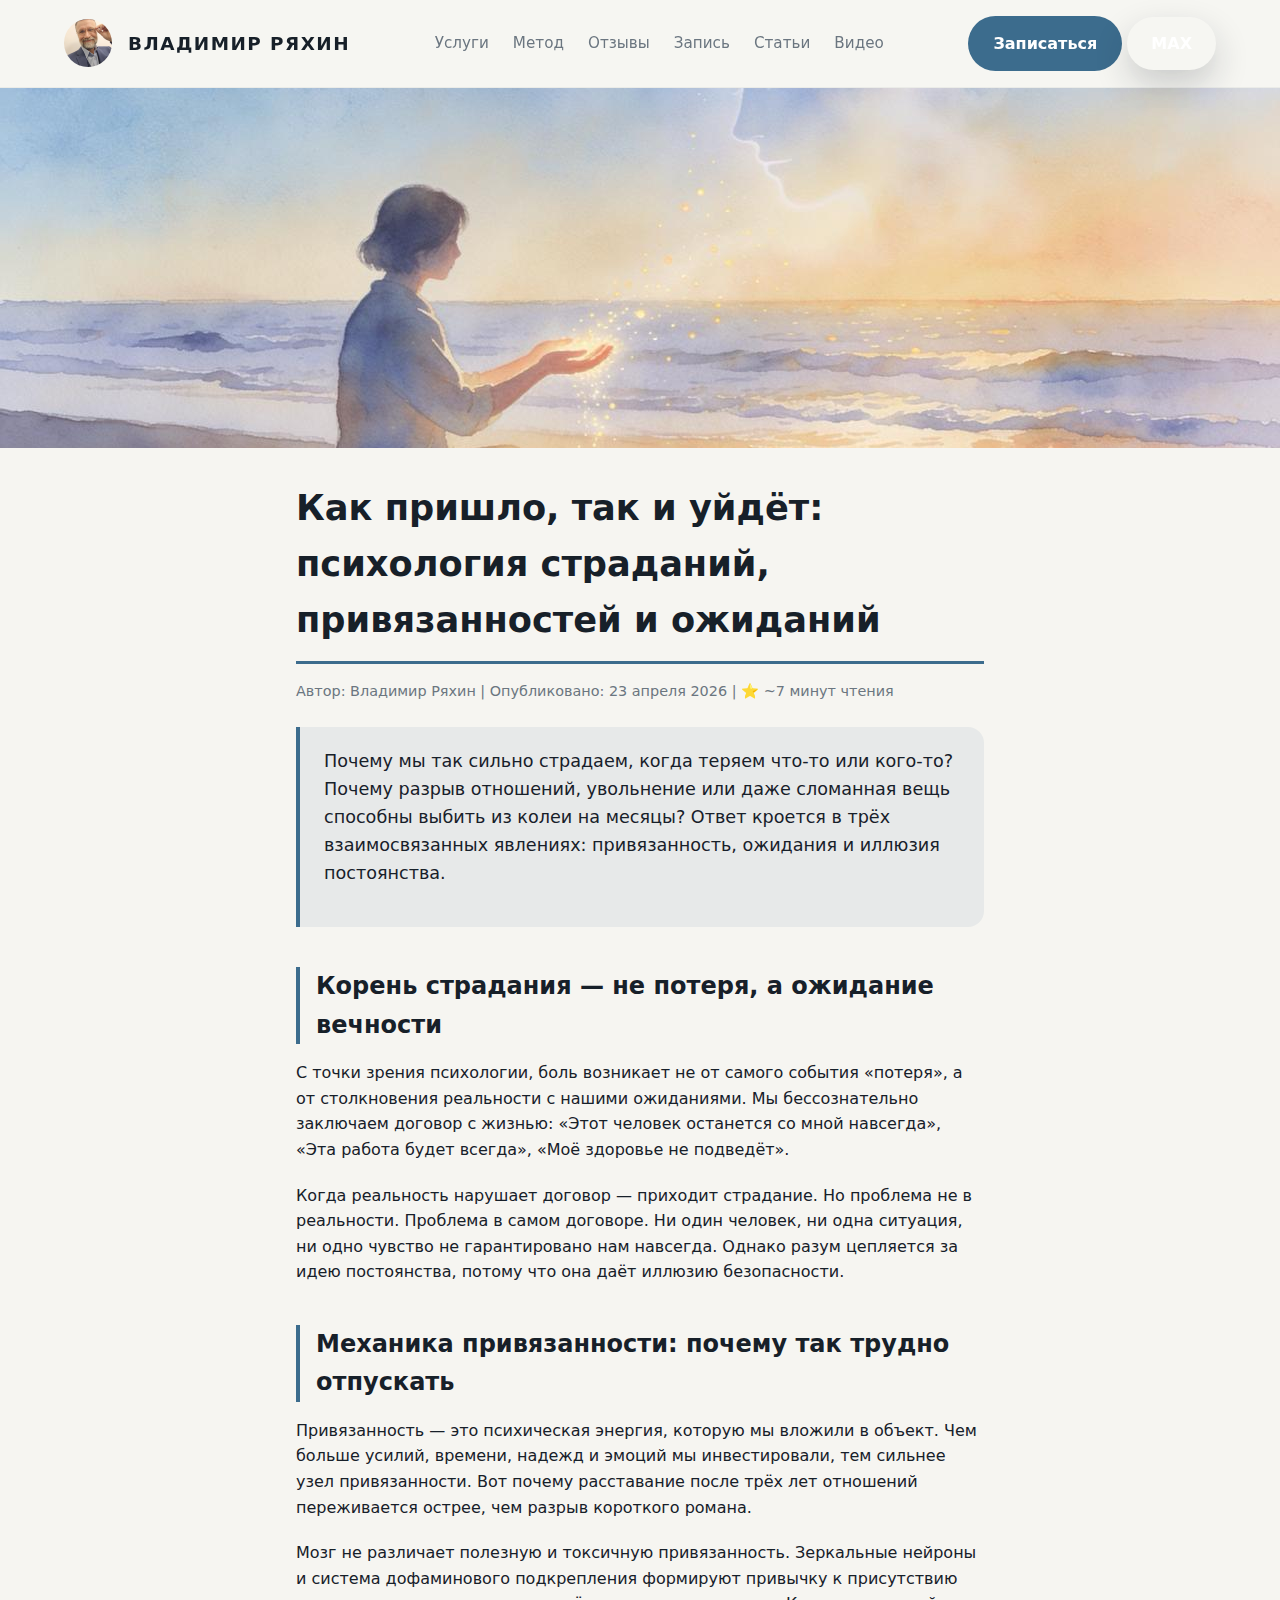
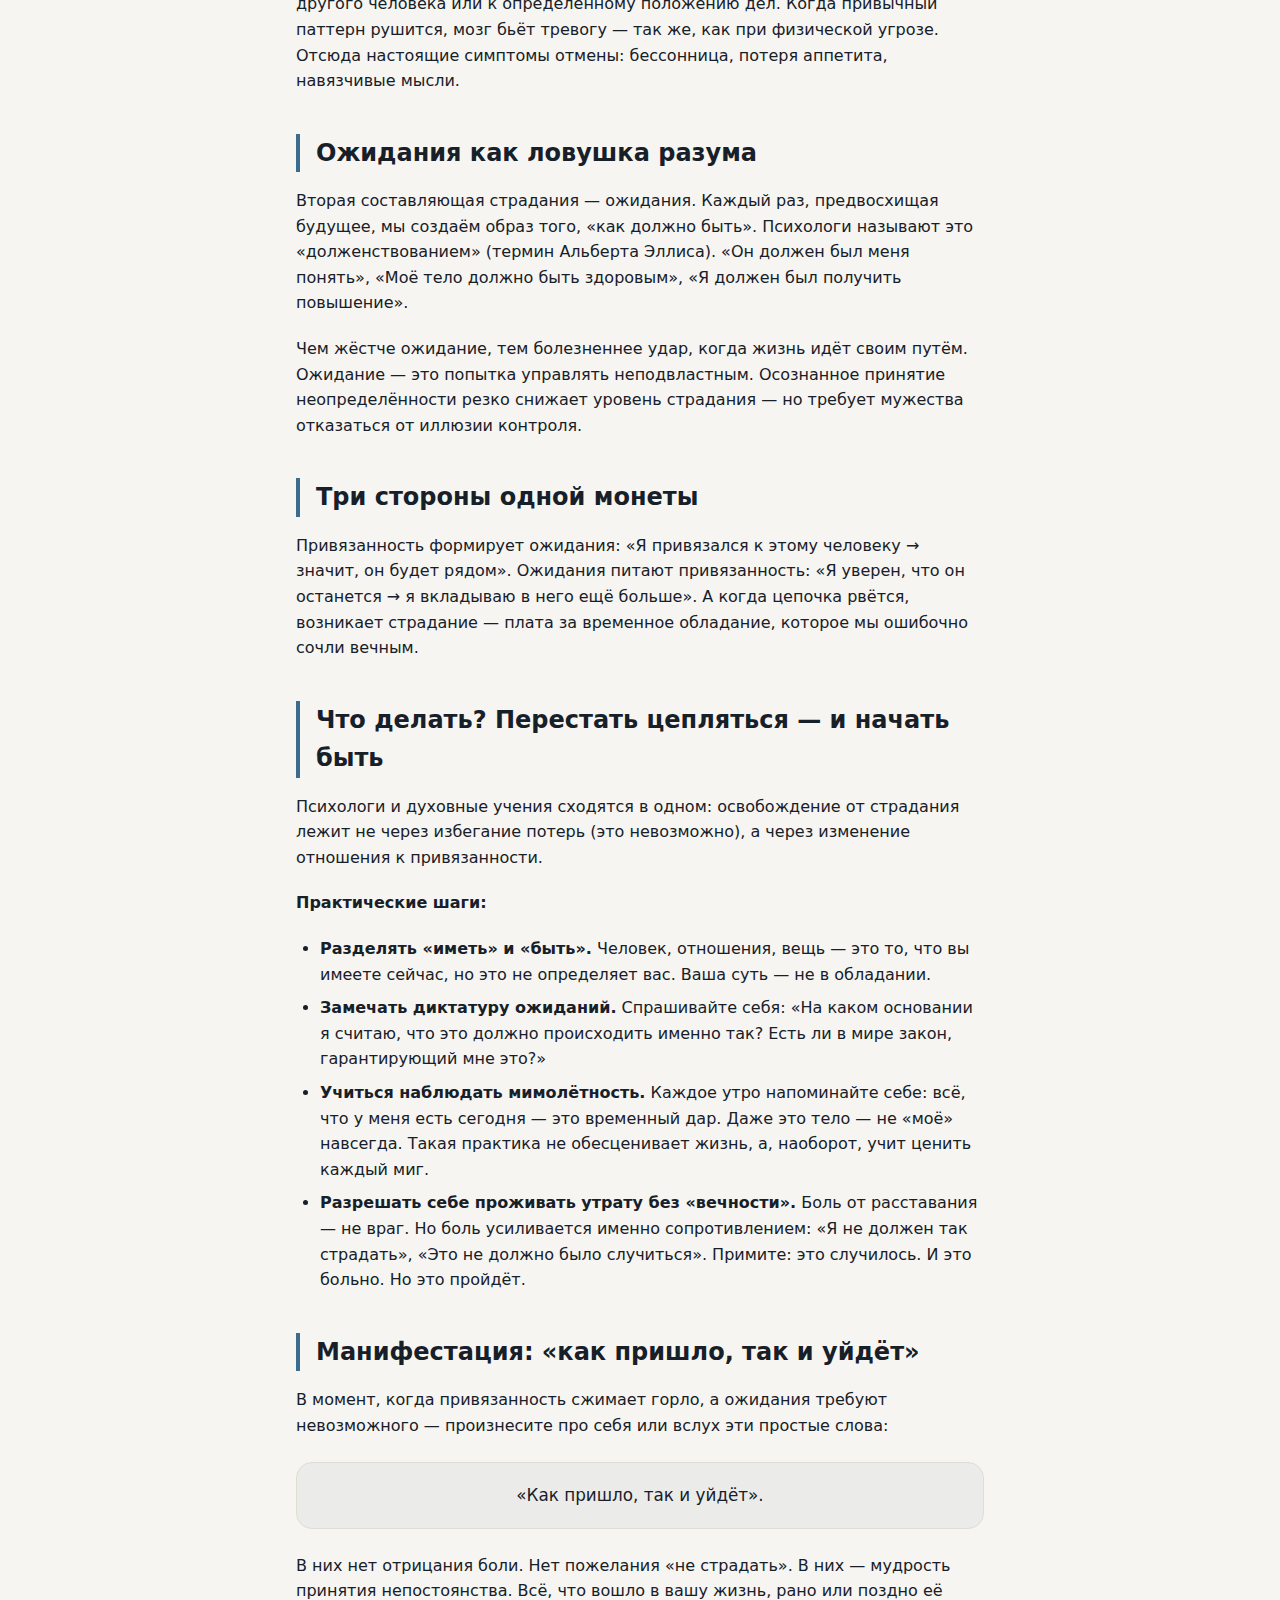
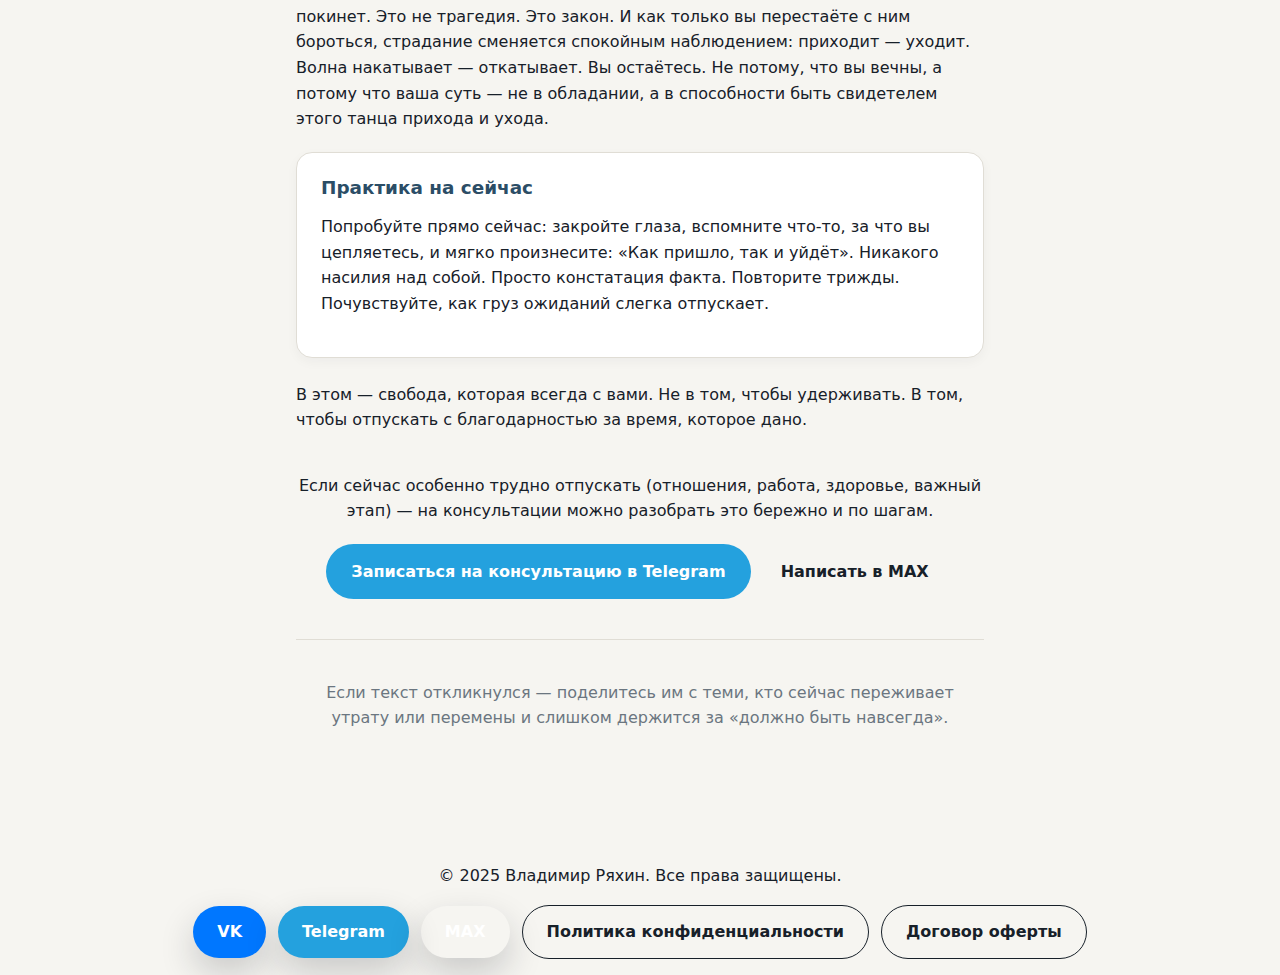
<file: articles/kak-prishlo-tak-i-uydet.html>
<!DOCTYPE html>
<html lang="ru">
  <head>
    <meta charset="UTF-8" />
    <meta name="viewport" content="width=device-width, initial-scale=1.0" />
    <meta name="color-scheme" content="light dark" />
    <title>Как пришло, так и уйдёт: психология страданий, привязанностей и ожиданий — Владимир Ряхин</title>
    <meta
      name="description"
      content="Почему мы так сильно страдаем при потерях: привязанность, ожидания и иллюзия постоянства. Простые практики, чтобы отпускать мягче — без обесценивания боли."
    />
    <meta property="og:type" content="article" />
    <meta property="og:url" content="https://ryashok.github.io/articles/kak-prishlo-tak-i-uydet.html" />
    <meta property="og:title" content="Как пришло, так и уйдёт: психология страданий, привязанностей и ожиданий" />
    <meta
      property="og:description"
      content="Корень страдания — не потеря, а ожидание вечности. Как привязанности и «долженствования» усиливают боль — и что с этим делать."
    />
    <meta property="og:image" content="https://ryashok.github.io/assets/img/how-it-came-illustration.jpeg" />
    <meta property="og:locale" content="ru_RU" />
    <link rel="icon" type="image/svg+xml" href="../favicon/favicon.svg" />
    <link rel="icon" type="image/x-icon" href="../favicon/favicon.ico" />
    <link rel="apple-touch-icon" sizes="180x180" href="../favicon/apple-touch-icon.png" />
    <link rel="manifest" href="../favicon/site.webmanifest" />
    <link rel="preconnect" href="https://fonts.googleapis.com" />
    <link rel="preconnect" href="https://fonts.gstatic.com" crossorigin />
    <link href="https://fonts.googleapis.com/css2?family=Manrope:wght@400;500;600;700&family=Noto+Serif:ital,wght@0,400;0,600;0,700;1,400&display=swap" rel="stylesheet" />
    <link rel="stylesheet" href="../assets/css/styles.css" />
    <link rel="canonical" href="https://ryashok.github.io/articles/kak-prishlo-tak-i-uydet.html" />
    <!-- Google tag (gtag.js) -->
    <script async src="https://www.googletagmanager.com/gtag/js?id=G-BLE2EJXW8P"></script>
    <script>
      window.dataLayer = window.dataLayer || [];
      function gtag(){dataLayer.push(arguments);}
      gtag('js', new Date());
      gtag('config', 'G-BLE2EJXW8P');
    </script>
    <!-- Yandex.Metrika counter -->
    <script type="text/javascript">
      (function(m,e,t,r,i,k,a){
        m[i]=m[i]||function(){(m[i].a=m[i].a||[]).push(arguments)};
        m[i].l=1*new Date();
        for (var j = 0; j < document.scripts.length; j++) {if (document.scripts[j].src === r) { return; }}
        k=e.createElement(t),a=e.getElementsByTagName(t)[0],k.async=1,k.src=r,a.parentNode.insertBefore(k,a)
      })(window, document,'script','https://mc.yandex.ru/metrika/tag.js?id=108204878', 'ym');
      ym(108204878, 'init', {ssr:true, webvisor:true, clickmap:true, ecommerce:"dataLayer", referrer: document.referrer, url: location.href, accurateTrackBounce:true, trackLinks:true});
    </script>
    <noscript><div><img src="https://mc.yandex.ru/watch/108204878" style="position:absolute; left:-9999px;" alt="" /></div></noscript>
    <!-- /Yandex.Metrika counter -->
  </head>
  <body>
    <header class="site-header">
      <div class="container">
        <div class="header-brand">
          <a href="../index.html" class="header-photo" aria-label="На главную"><img src="../assets/img/photo.png" alt="" width="48" height="48" /></a>
          <div class="logo"><a href="../index.html" class="logo-link logo-name">Владимир Ряхин</a></div>
        </div>
        <nav class="main-nav">
          <a href="../index.html#services">Услуги</a>
          <a href="../index.html#method">Метод</a>
          <a href="../index.html#testimonials">Отзывы</a>
          <a href="../index.html#contact">Запись</a>
          <a href="index.html">Статьи</a>
          <a href="../videos/">Видео</a>
        </nav>
        <div class="header-cta-group">
          <a class="btn primary header-cta" href="https://t.me/Ryashok?text=Здравствуйте%2C%20хочу%20записаться%20на%20консультацию" target="_blank" rel="noreferrer">Записаться</a>
          <a class="btn social max header-cta" href="https://max.ru/u/f9LHodD0cOJHteWd2QYI7YTnkbm28H1dUlYKiL-nOkpKi-JJSgcI6s5fY_8" target="_blank" rel="noreferrer">MAX</a>
        </div>
        <button class="nav-toggle" aria-label="Открыть меню">
          <span></span>
          <span></span>
          <span></span>
        </button>
      </div>
    </header>

    <main>
      <img class="article-cover" src="../assets/img/how-it-came-illustration.jpeg" alt="Иллюстрация к статье о привязанности, ожиданиях и непостоянстве" />
      <div class="article-wrap">
        <article class="article-body">
          <h1>Как пришло, так и уйдёт: психология страданий, привязанностей и ожиданий</h1>

          <div class="article-meta">
            <span>Автор: Владимир Ряхин</span> |
            <span>Опубликовано: 23 апреля 2026</span> |
            <span>⭐ ~7 минут чтения</span>
          </div>

          <div class="intro">
            <p>
              Почему мы так сильно страдаем, когда теряем что-то или кого-то? Почему разрыв отношений, увольнение или даже сломанная вещь способны выбить из колеи на месяцы?
              Ответ кроется в трёх взаимосвязанных явлениях: привязанность, ожидания и иллюзия постоянства.
            </p>
          </div>

          <h2>Корень страдания — не потеря, а ожидание вечности</h2>
          <p>
            С точки зрения психологии, боль возникает не от самого события «потеря», а от столкновения реальности с нашими ожиданиями. Мы бессознательно заключаем договор с жизнью:
            «Этот человек останется со мной навсегда», «Эта работа будет всегда», «Моё здоровье не подведёт».
          </p>
          <p>
            Когда реальность нарушает договор — приходит страдание. Но проблема не в реальности. Проблема в самом договоре. Ни один человек, ни одна ситуация, ни одно чувство не гарантировано нам навсегда.
            Однако разум цепляется за идею постоянства, потому что она даёт иллюзию безопасности.
          </p>

          <h2>Механика привязанности: почему так трудно отпускать</h2>
          <p>
            Привязанность — это психическая энергия, которую мы вложили в объект. Чем больше усилий, времени, надежд и эмоций мы инвестировали, тем сильнее узел привязанности.
            Вот почему расставание после трёх лет отношений переживается острее, чем разрыв короткого романа.
          </p>
          <p>
            Мозг не различает полезную и токсичную привязанность. Зеркальные нейроны и система дофаминового подкрепления формируют привычку к присутствию другого человека или к определённому положению дел.
            Когда привычный паттерн рушится, мозг бьёт тревогу — так же, как при физической угрозе. Отсюда настоящие симптомы отмены: бессонница, потеря аппетита, навязчивые мысли.
          </p>

          <h2>Ожидания как ловушка разума</h2>
          <p>
            Вторая составляющая страдания — ожидания. Каждый раз, предвосхищая будущее, мы создаём образ того, «как должно быть».
            Психологи называют это «долженствованием» (термин Альберта Эллиса). «Он должен был меня понять», «Моё тело должно быть здоровым», «Я должен был получить повышение».
          </p>
          <p>
            Чем жёстче ожидание, тем болезненнее удар, когда жизнь идёт своим путём. Ожидание — это попытка управлять неподвластным.
            Осознанное принятие неопределённости резко снижает уровень страдания — но требует мужества отказаться от иллюзии контроля.
          </p>

          <h2>Три стороны одной монеты</h2>
          <p>
            Привязанность формирует ожидания: «Я привязался к этому человеку → значит, он будет рядом». Ожидания питают привязанность: «Я уверен, что он останется → я вкладываю в него ещё больше».
            А когда цепочка рвётся, возникает страдание — плата за временное обладание, которое мы ошибочно сочли вечным.
          </p>

          <h2>Что делать? Перестать цепляться — и начать быть</h2>
          <p>
            Психологи и духовные учения сходятся в одном: освобождение от страдания лежит не через избегание потерь (это невозможно), а через изменение отношения к привязанности.
          </p>

          <p><strong>Практические шаги:</strong></p>
          <ul>
            <li><strong>Разделять «иметь» и «быть».</strong> Человек, отношения, вещь — это то, что вы имеете сейчас, но это не определяет вас. Ваша суть — не в обладании.</li>
            <li><strong>Замечать диктатуру ожиданий.</strong> Спрашивайте себя: «На каком основании я считаю, что это должно происходить именно так? Есть ли в мире закон, гарантирующий мне это?»</li>
            <li><strong>Учиться наблюдать мимолётность.</strong> Каждое утро напоминайте себе: всё, что у меня есть сегодня — это временный дар. Даже это тело — не «моё» навсегда. Такая практика не обесценивает жизнь, а, наоборот, учит ценить каждый миг.</li>
            <li><strong>Разрешать себе проживать утрату без «вечности».</strong> Боль от расставания — не враг. Но боль усиливается именно сопротивлением: «Я не должен так страдать», «Это не должно было случиться». Примите: это случилось. И это больно. Но это пройдёт.</li>
          </ul>

          <h2>Манифестация: «как пришло, так и уйдёт»</h2>
          <p>
            В момент, когда привязанность сжимает горло, а ожидания требуют невозможного — произнесите про себя или вслух эти простые слова:
          </p>

          <div class="highlight">
            <p style="margin: 0; text-align: center; font-size: 1.05rem; line-height: 1.45;">
              «Как пришло, так и уйдёт».
            </p>
          </div>

          <p>
            В них нет отрицания боли. Нет пожелания «не страдать». В них — мудрость принятия непостоянства.
            Всё, что вошло в вашу жизнь, рано или поздно её покинет. Это не трагедия. Это закон.
            И как только вы перестаёте с ним бороться, страдание сменяется спокойным наблюдением: приходит — уходит.
            Волна накатывает — откатывает. Вы остаётесь. Не потому, что вы вечны, а потому что ваша суть — не в обладании, а в способности быть свидетелем этого танца прихода и ухода.
          </p>

          <div class="fear-block">
            <div class="fear-title">Практика на сейчас</div>
            <p>
              Попробуйте прямо сейчас: закройте глаза, вспомните что-то, за что вы цепляетесь, и мягко произнесите: «Как пришло, так и уйдёт». Никакого насилия над собой.
              Просто констатация факта. Повторите трижды. Почувствуйте, как груз ожиданий слегка отпускает.
            </p>
          </div>

          <p>
            В этом — свобода, которая всегда с вами. Не в том, чтобы удерживать. В том, чтобы отпускать с благодарностью за время, которое дано.
          </p>

          <div class="article-cta">
            <p>Если сейчас особенно трудно отпускать (отношения, работа, здоровье, важный этап) — на консультации можно разобрать это бережно и по шагам.</p>
            <div class="article-cta-buttons">
              <a href="https://t.me/Ryashok?text=Здравствуйте%2C%20хочу%20записаться%20на%20консультацию" class="btn telegram" target="_blank" rel="noopener noreferrer">Записаться на консультацию в Telegram</a>
              <a href="https://max.ru/u/f9LHodD0cOJHteWd2QYI7YTnkbm28H1dUlYKiL-nOkpKi-JJSgcI6s5fY_8" class="btn max" target="_blank" rel="noopener noreferrer">Написать в MAX</a>
            </div>
          </div>

          <hr />
          <p style="text-align: center; color: var(--muted);">
            Если текст откликнулся — поделитесь им с теми, кто сейчас переживает утрату или перемены и слишком держится за «должно быть навсегда».
          </p>
        </article>
      </div>
    </main>

    <footer class="site-footer site-footer--compact">
      <div class="container">
        <p>© 2025 Владимир Ряхин. Все права защищены.</p>
        <div class="footer-links">
          <a class="btn social vk" href="https://vk.com/ryakhin" target="_blank" rel="noreferrer">VK</a>
          <a class="btn social tg" href="https://t.me/Ryashok" target="_blank" rel="noreferrer">Telegram</a>
          <a class="btn social max" href="https://max.ru/u/f9LHodD0cOJHteWd2QYI7YTnkbm28H1dUlYKiL-nOkpKi-JJSgcI6s5fY_8" target="_blank" rel="noreferrer">MAX</a>
          <a class="btn ghost" href="../privacy.html">Политика конфиденциальности</a>
          <a class="btn ghost" href="../offer.html">Договор оферты</a>
        </div>
      </div>
    </footer>

    <script src="../assets/js/main.js"></script>
  </body>
</html>
</file>
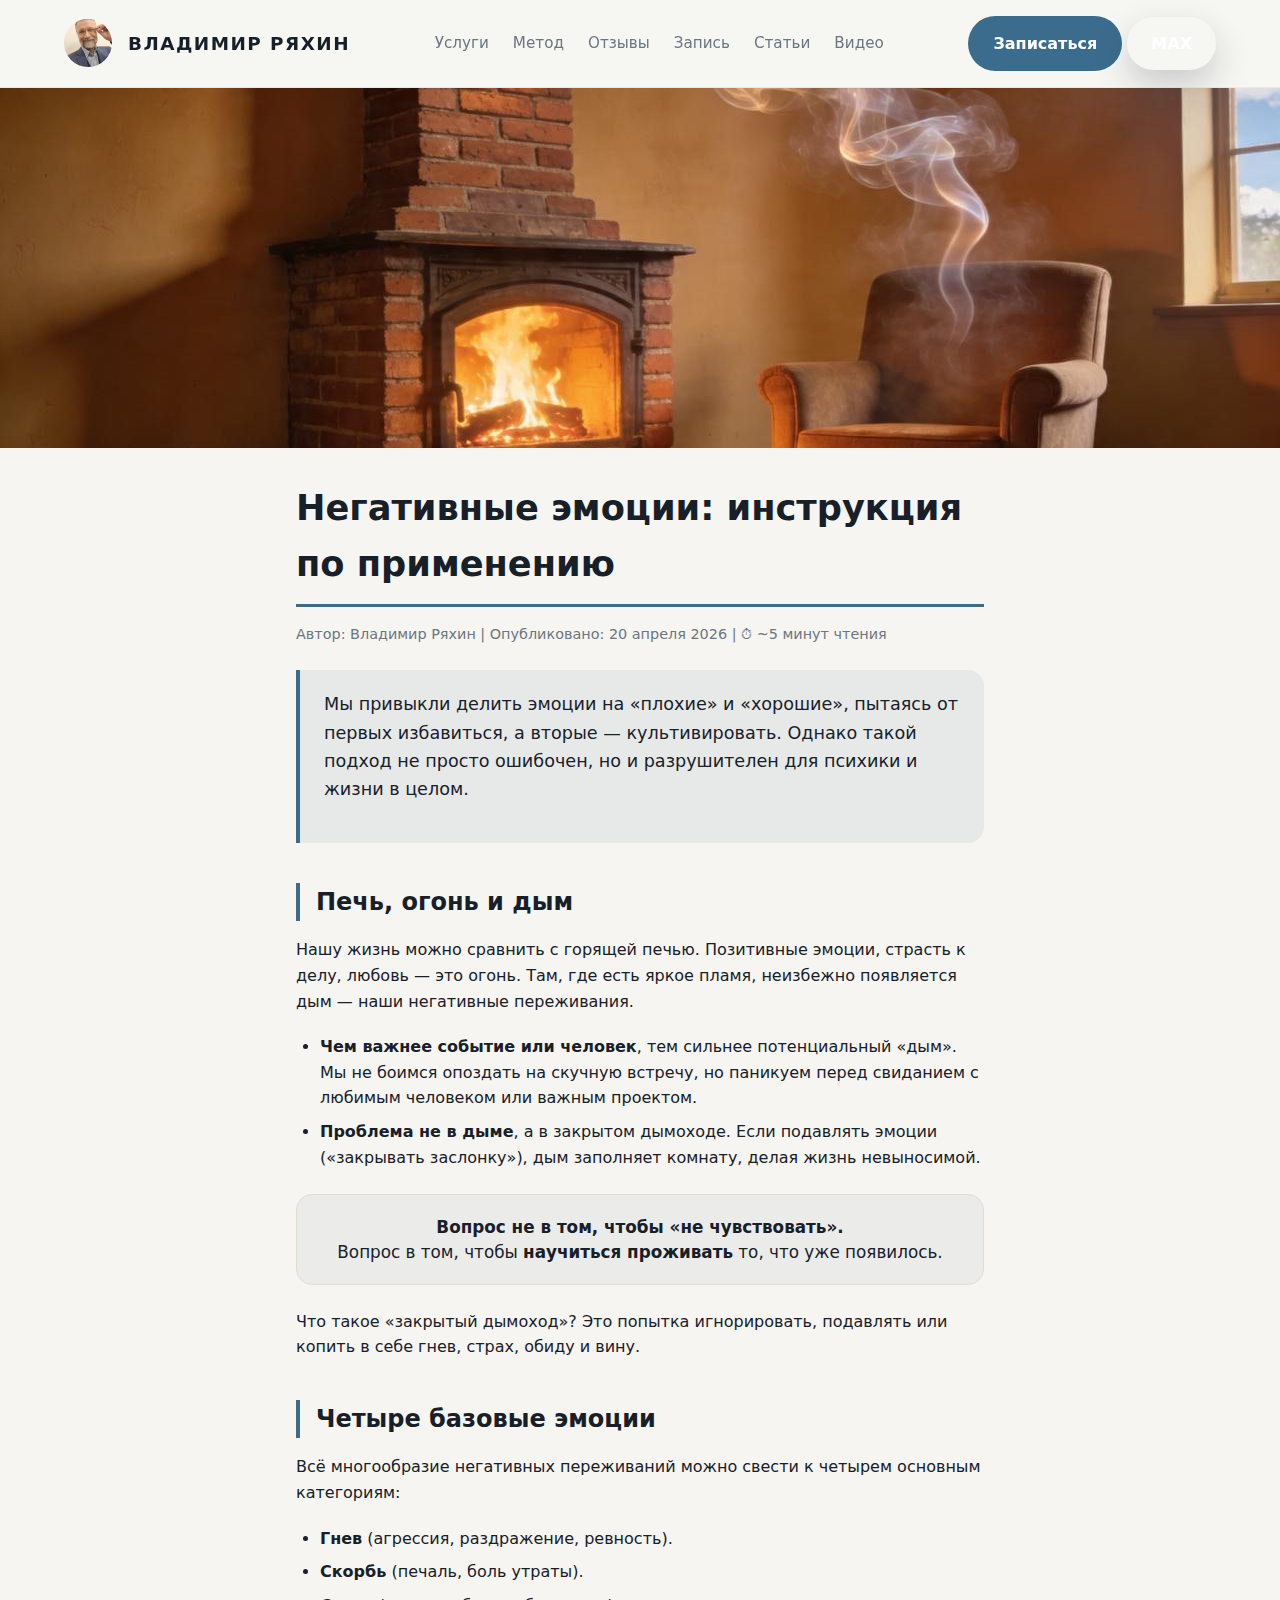
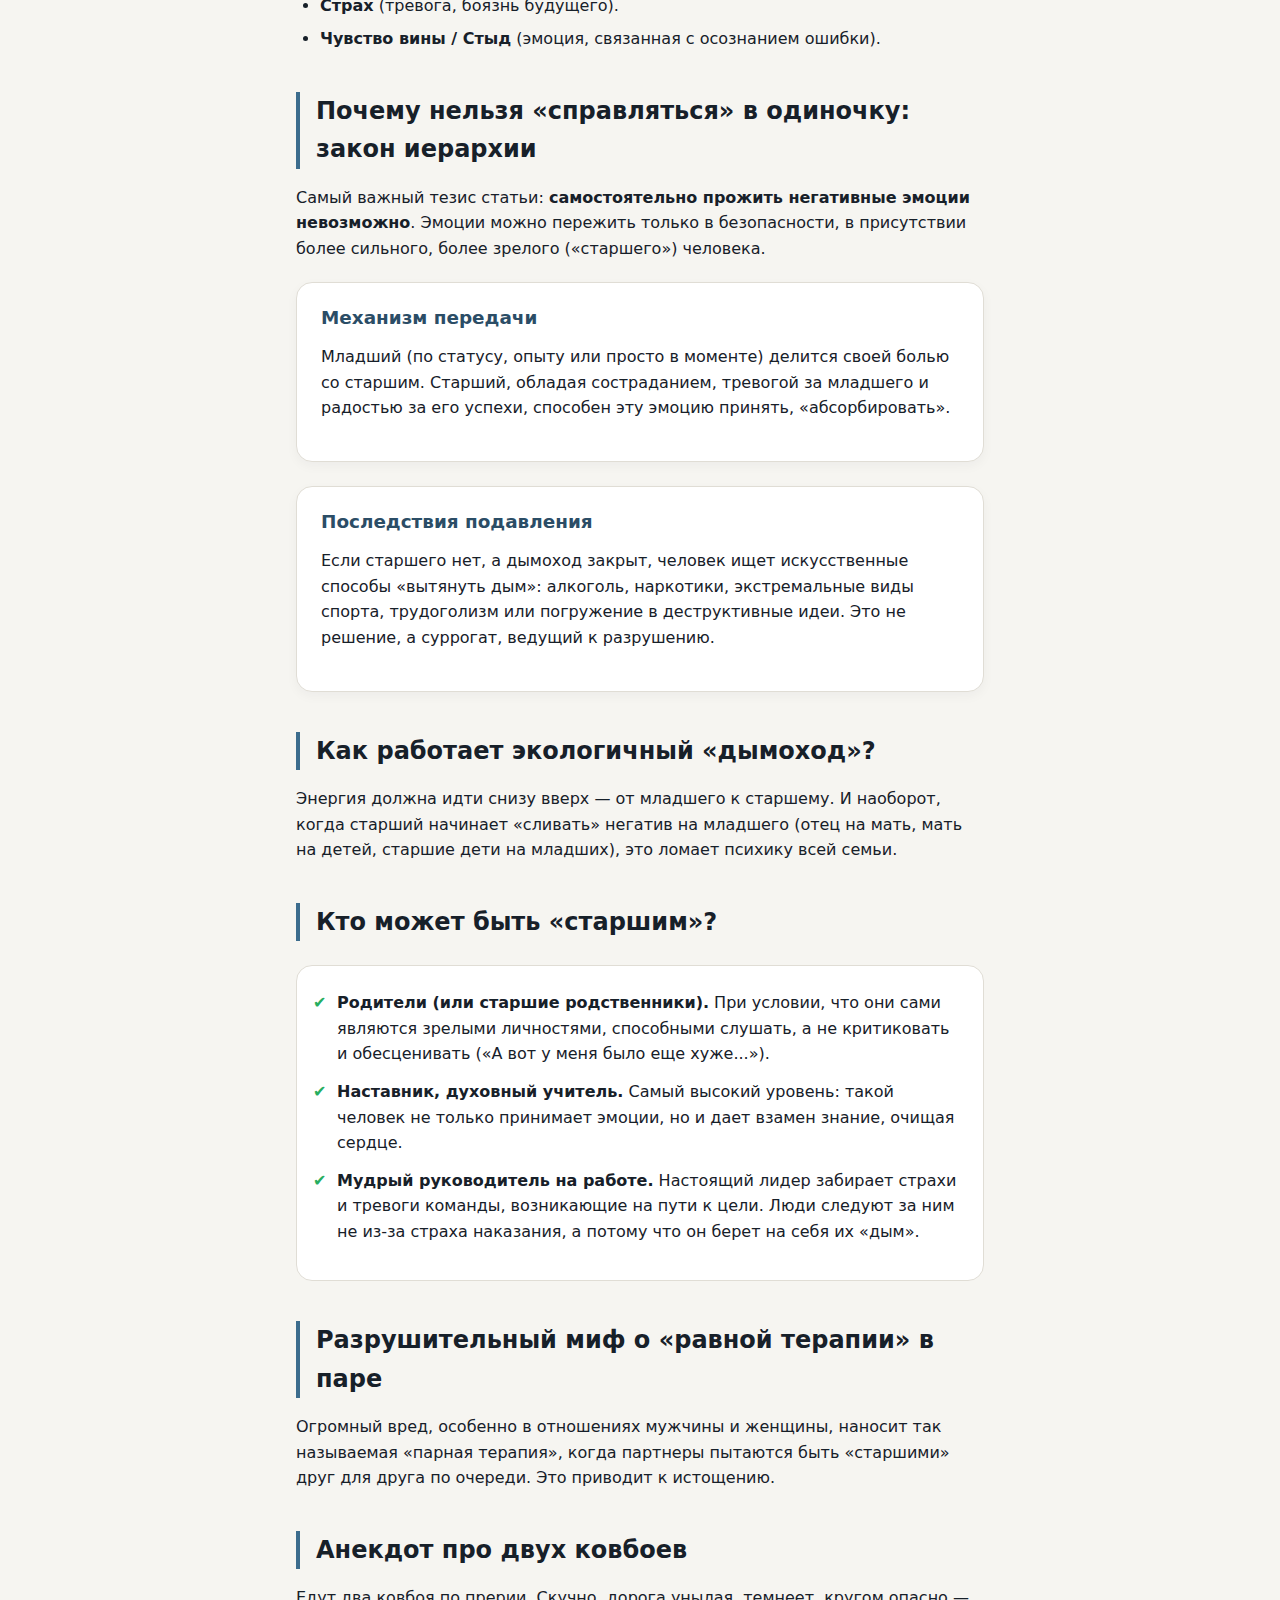
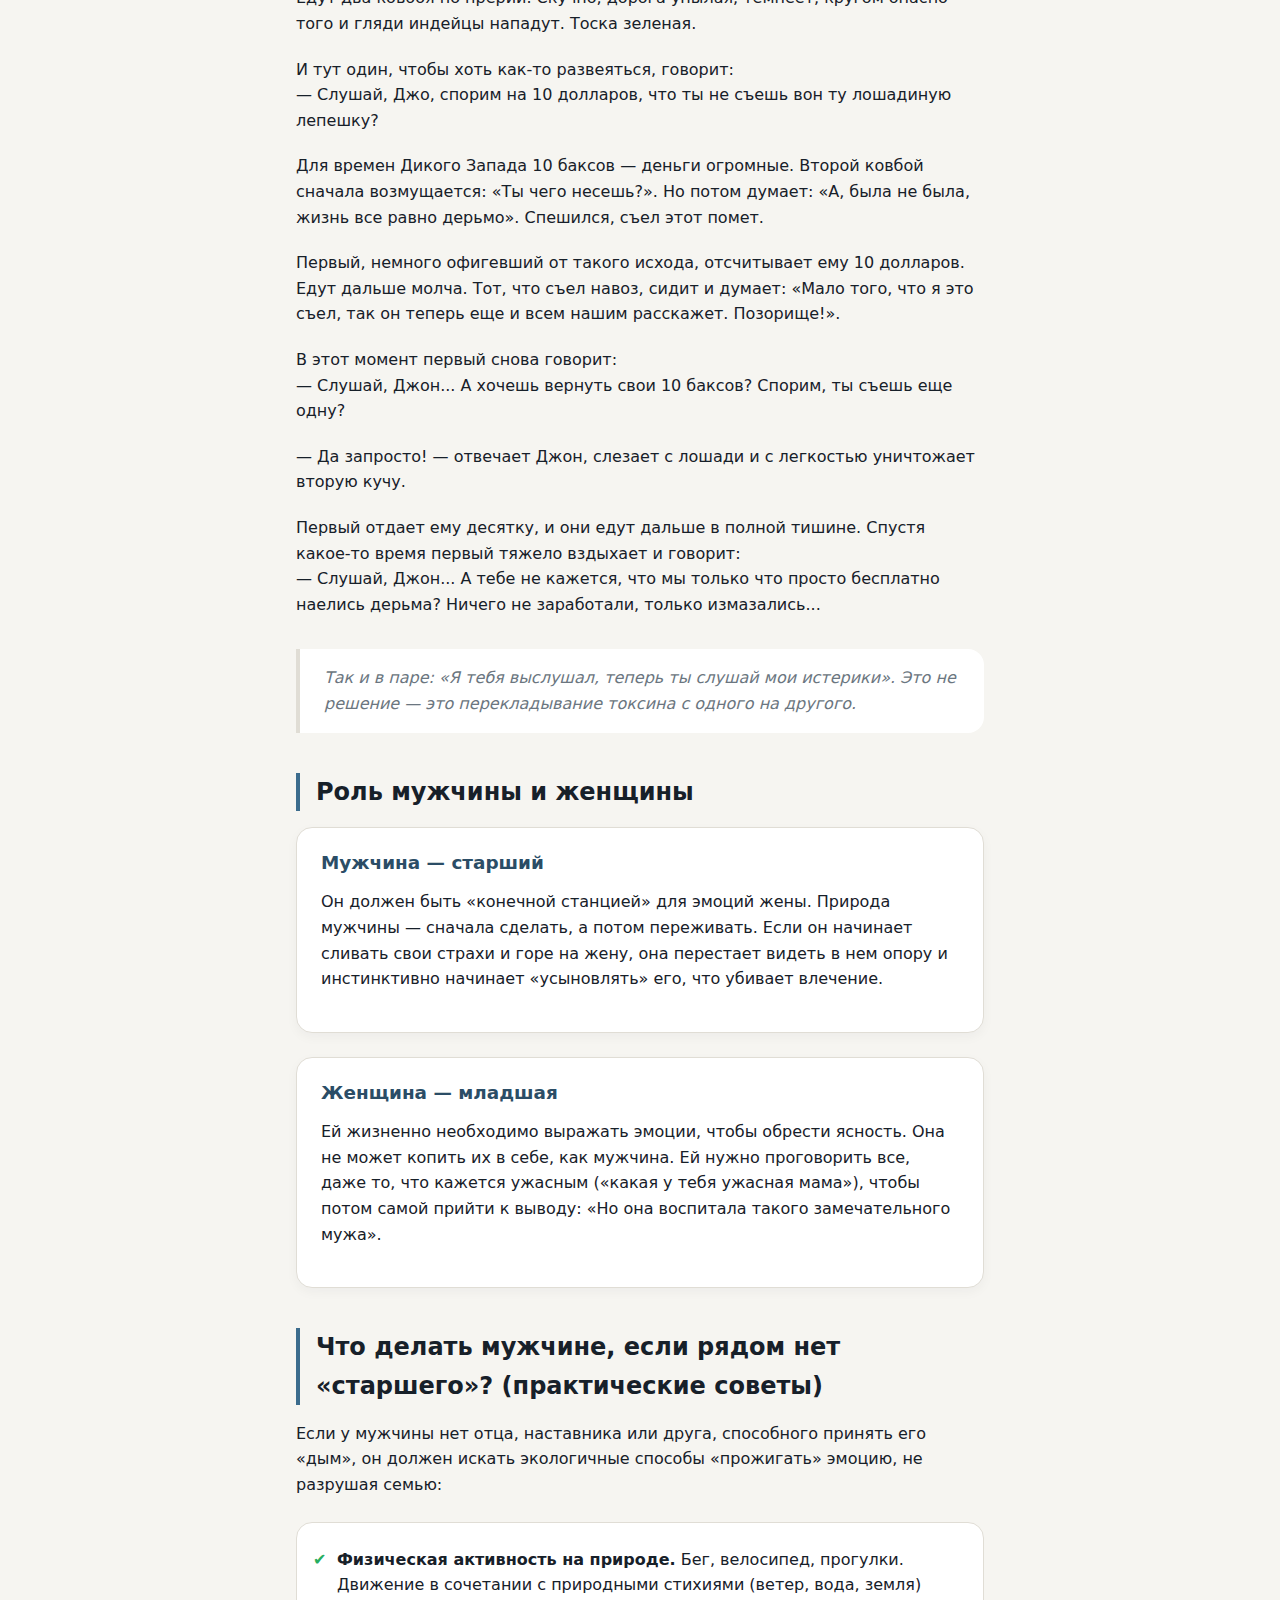
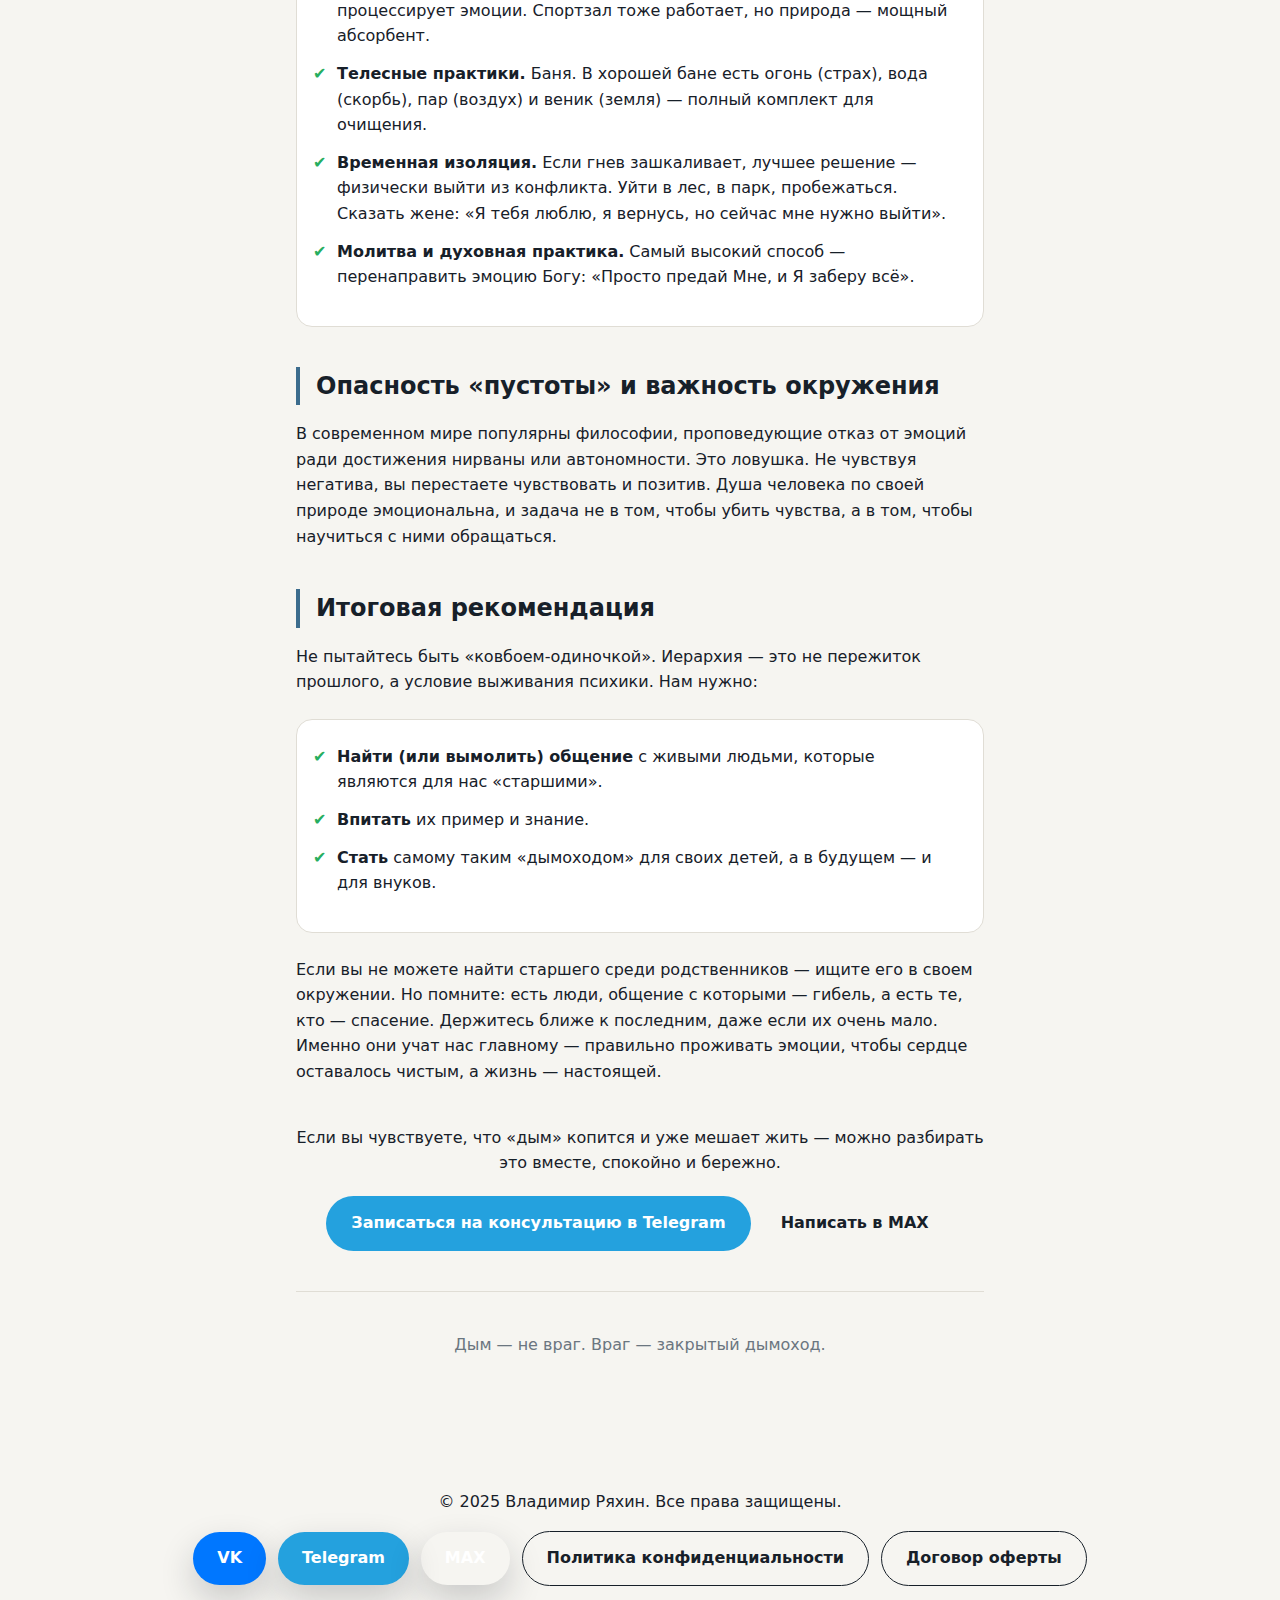
<file: articles/negative-emotions.html>
<!DOCTYPE html>
<html lang="ru">
  <head>
    <meta charset="UTF-8" />
    <meta name="viewport" content="width=device-width, initial-scale=1.0" />
    <meta name="color-scheme" content="light dark" />
    <title>Негативные эмоции: инструкция по применению — Владимир Ряхин</title>
    <meta
      name="description"
      content="Почему «плохих» эмоций не существует и как проживать гнев, страх, обиду и вину экологично — без подавления и без разрушения отношений."
    />
    <meta property="og:type" content="article" />
    <meta property="og:url" content="https://ryashok.github.io/articles/negative-emotions.html" />
    <meta property="og:title" content="Негативные эмоции: инструкция по применению" />
    <meta
      property="og:description"
      content="Негативные эмоции — это не враг. Важно не «убрать дым», а открыть дымоход: научиться проживать переживания в безопасности и в правильной иерархии."
    />
    <meta property="og:image" content="https://ryashok.github.io/assets/img/negative-emotions-illustration.jpg" />
    <meta property="og:locale" content="ru_RU" />
    <link rel="icon" type="image/svg+xml" href="../favicon/favicon.svg" />
    <link rel="icon" type="image/x-icon" href="../favicon/favicon.ico" />
    <link rel="apple-touch-icon" sizes="180x180" href="../favicon/apple-touch-icon.png" />
    <link rel="manifest" href="../favicon/site.webmanifest" />
    <link rel="preconnect" href="https://fonts.googleapis.com" />
    <link rel="preconnect" href="https://fonts.gstatic.com" crossorigin />
    <link
      href="https://fonts.googleapis.com/css2?family=Manrope:wght@400;500;600;700&family=Noto+Serif:ital,wght@0,400;0,600;0,700;1,400&display=swap"
      rel="stylesheet"
    />
    <link rel="stylesheet" href="../assets/css/styles.css" />
    <link rel="canonical" href="https://ryashok.github.io/articles/negative-emotions.html" />
    <!-- Google tag (gtag.js) -->
    <script async src="https://www.googletagmanager.com/gtag/js?id=G-BLE2EJXW8P"></script>
    <script>
      window.dataLayer = window.dataLayer || [];
      function gtag(){dataLayer.push(arguments);}
      gtag('js', new Date());
      gtag('config', 'G-BLE2EJXW8P');
    </script>
    <!-- Yandex.Metrika counter -->
    <script type="text/javascript">
      (function(m,e,t,r,i,k,a){
        m[i]=m[i]||function(){(m[i].a=m[i].a||[]).push(arguments)};
        m[i].l=1*new Date();
        for (var j = 0; j < document.scripts.length; j++) {if (document.scripts[j].src === r) { return; }}
        k=e.createElement(t),a=e.getElementsByTagName(t)[0],k.async=1,k.src=r,a.parentNode.insertBefore(k,a)
      })(window, document,'script','https://mc.yandex.ru/metrika/tag.js?id=108204878', 'ym');
      ym(108204878, 'init', {ssr:true, webvisor:true, clickmap:true, ecommerce:"dataLayer", referrer: document.referrer, url: location.href, accurateTrackBounce:true, trackLinks:true});
    </script>
    <noscript><div><img src="https://mc.yandex.ru/watch/108204878" style="position:absolute; left:-9999px;" alt="" /></div></noscript>
    <!-- /Yandex.Metrika counter -->
  </head>
  <body>
    <header class="site-header">
      <div class="container">
        <div class="header-brand">
          <a href="../index.html" class="header-photo" aria-label="На главную"
            ><img src="../assets/img/photo.png" alt="" width="48" height="48"
          /></a>
          <div class="logo"><a href="../index.html" class="logo-link logo-name">Владимир Ряхин</a></div>
        </div>
        <nav class="main-nav">
          <a href="../index.html#services">Услуги</a>
          <a href="../index.html#method">Метод</a>
          <a href="../index.html#testimonials">Отзывы</a>
          <a href="../index.html#contact">Запись</a>
          <a href="index.html">Статьи</a>
          <a href="../videos/">Видео</a>
        </nav>
        <div class="header-cta-group">
          <a
            class="btn primary header-cta"
            href="https://t.me/Ryashok?text=Здравствуйте%2C%20хочу%20записаться%20на%20консультацию"
            target="_blank"
            rel="noreferrer"
            >Записаться</a
          >
          <a
            class="btn social max header-cta"
            href="https://max.ru/u/f9LHodD0cOJHteWd2QYI7YTnkbm28H1dUlYKiL-nOkpKi-JJSgcI6s5fY_8"
            target="_blank"
            rel="noreferrer"
            >MAX</a
          >
        </div>
        <button class="nav-toggle" type="button" aria-label="Открыть меню">
          <span></span>
          <span></span>
          <span></span>
        </button>
      </div>
    </header>

    <main>
      <img
        class="article-cover"
        src="../assets/img/negative-emotions-illustration.jpg"
        alt="Иллюстрация к статье о негативных эмоциях"
      />
      <div class="article-wrap">
        <article class="article-body">
          <h1>Негативные эмоции: инструкция по применению</h1>

          <div class="article-meta">
            <span>Автор: Владимир Ряхин</span> |
            <span>Опубликовано: 20 апреля 2026</span> |
            <span>⏱ ~5 минут чтения</span>
          </div>

          <div class="intro">
            <p>
              Мы привыкли делить эмоции на «плохие» и «хорошие», пытаясь от первых избавиться, а вторые — культивировать. Однако такой подход не
              просто ошибочен, но и разрушителен для психики и жизни в целом.
            </p>
          </div>

          <h2>Печь, огонь и дым</h2>
          <p>
            Нашу жизнь можно сравнить с горящей печью. Позитивные эмоции, страсть к делу, любовь — это огонь. Там, где есть яркое пламя, неизбежно
            появляется дым — наши негативные переживания.
          </p>

          <ul>
            <li>
              <strong>Чем важнее событие или человек</strong>, тем сильнее потенциальный «дым». Мы не боимся опоздать на скучную встречу, но паникуем
              перед свиданием с любимым человеком или важным проектом.
            </li>
            <li>
              <strong>Проблема не в дыме</strong>, а в закрытом дымоходе. Если подавлять эмоции («закрывать заслонку»), дым заполняет комнату, делая
              жизнь невыносимой.
            </li>
          </ul>

          <div class="highlight">
            <p style="margin: 0; text-align: center; font-size: 1.05rem; line-height: 1.45;">
              <strong>Вопрос не в том, чтобы «не чувствовать».</strong><br />
              Вопрос в том, чтобы <strong>научиться проживать</strong> то, что уже появилось.
            </p>
          </div>

          <p>
            Что такое «закрытый дымоход»? Это попытка игнорировать, подавлять или копить в себе гнев, страх, обиду и вину.
          </p>

          <h2>Четыре базовые эмоции</h2>
          <p>Всё многообразие негативных переживаний можно свести к четырем основным категориям:</p>
          <ul>
            <li><strong>Гнев</strong> (агрессия, раздражение, ревность).</li>
            <li><strong>Скорбь</strong> (печаль, боль утраты).</li>
            <li><strong>Страх</strong> (тревога, боязнь будущего).</li>
            <li><strong>Чувство вины / Стыд</strong> (эмоция, связанная с осознанием ошибки).</li>
          </ul>

          <h2>Почему нельзя «справляться» в одиночку: закон иерархии</h2>
          <p>
            Самый важный тезис статьи: <strong>самостоятельно прожить негативные эмоции невозможно</strong>. Эмоции можно пережить только в безопасности,
            в присутствии более сильного, более зрелого («старшего») человека.
          </p>

          <div class="fear-block">
            <div class="fear-title">Механизм передачи</div>
            <p>
              Младший (по статусу, опыту или просто в моменте) делится своей болью со старшим. Старший, обладая состраданием, тревогой за младшего и
              радостью за его успехи, способен эту эмоцию принять, «абсорбировать».
            </p>
          </div>

          <div class="fear-block">
            <div class="fear-title">Последствия подавления</div>
            <p>
              Если старшего нет, а дымоход закрыт, человек ищет искусственные способы «вытянуть дым»: алкоголь, наркотики, экстремальные виды спорта,
              трудоголизм или погружение в деструктивные идеи. Это не решение, а суррогат, ведущий к разрушению.
            </p>
          </div>

          <h2>Как работает экологичный «дымоход»?</h2>
          <p>
            Энергия должна идти снизу вверх — от младшего к старшему. И наоборот, когда старший начинает «сливать» негатив на младшего (отец на мать,
            мать на детей, старшие дети на младших), это ломает психику всей семьи.
          </p>

          <h2>Кто может быть «старшим»?</h2>
          <ul class="checklist">
            <li>
              <strong>Родители (или старшие родственники).</strong> При условии, что они сами являются зрелыми личностями, способными слушать, а не
              критиковать и обесценивать («А вот у меня было еще хуже...»).
            </li>
            <li>
              <strong>Наставник, духовный учитель.</strong> Самый высокий уровень: такой человек не только принимает эмоции, но и дает взамен знание,
              очищая сердце.
            </li>
            <li>
              <strong>Мудрый руководитель на работе.</strong> Настоящий лидер забирает страхи и тревоги команды, возникающие на пути к цели. Люди следуют
              за ним не из-за страха наказания, а потому что он берет на себя их «дым».
            </li>
          </ul>

          <h2>Разрушительный миф о «равной терапии» в паре</h2>
          <p>
            Огромный вред, особенно в отношениях мужчины и женщины, наносит так называемая «парная терапия», когда партнеры пытаются быть «старшими» друг
            для друга по очереди. Это приводит к истощению.
          </p>

          <h2>Анекдот про двух ковбоев</h2>
          <p>
            Едут два ковбоя по прерии. Скучно, дорога унылая, темнеет, кругом опасно — того и гляди индейцы нападут. Тоска зеленая.
          </p>
          <p>
            И тут один, чтобы хоть как-то развеяться, говорит:<br />
            — Слушай, Джо, спорим на 10 долларов, что ты не съешь вон ту лошадиную лепешку?
          </p>
          <p>
            Для времен Дикого Запада 10 баксов — деньги огромные. Второй ковбой сначала возмущается: «Ты чего несешь?». Но потом думает: «А, была не
            была, жизнь все равно дерьмо». Спешился, съел этот помет.
          </p>
          <p>
            Первый, немного офигевший от такого исхода, отсчитывает ему 10 долларов. Едут дальше молча. Тот, что съел навоз, сидит и думает: «Мало
            того, что я это съел, так он теперь еще и всем нашим расскажет. Позорище!».
          </p>
          <p>
            В этот момент первый снова говорит:<br />
            — Слушай, Джон... А хочешь вернуть свои 10 баксов? Спорим, ты съешь еще одну?
          </p>
          <p>
            — Да запросто! — отвечает Джон, слезает с лошади и с легкостью уничтожает вторую кучу.
          </p>
          <p>
            Первый отдает ему десятку, и они едут дальше в полной тишине. Спустя какое-то время первый тяжело вздыхает и говорит:<br />
            — Слушай, Джон... А тебе не кажется, что мы только что просто бесплатно наелись дерьма? Ничего не заработали, только измазались...
          </p>

          <div class="quote">
            Так и в паре: «Я тебя выслушал, теперь ты слушай мои истерики». Это не решение — это перекладывание токсина с одного на другого.
          </div>

          <h2>Роль мужчины и женщины</h2>
          <div class="fear-block">
            <div class="fear-title">Мужчина — старший</div>
            <p>
              Он должен быть «конечной станцией» для эмоций жены. Природа мужчины — сначала сделать, а потом переживать. Если он начинает сливать свои
              страхи и горе на жену, она перестает видеть в нем опору и инстинктивно начинает «усыновлять» его, что убивает влечение.
            </p>
          </div>
          <div class="fear-block">
            <div class="fear-title">Женщина — младшая</div>
            <p>
              Ей жизненно необходимо выражать эмоции, чтобы обрести ясность. Она не может копить их в себе, как мужчина. Ей нужно проговорить все, даже
              то, что кажется ужасным («какая у тебя ужасная мама»), чтобы потом самой прийти к выводу: «Но она воспитала такого замечательного мужа».
            </p>
          </div>

          <h2>Что делать мужчине, если рядом нет «старшего»? (практические советы)</h2>
          <p>
            Если у мужчины нет отца, наставника или друга, способного принять его «дым», он должен искать экологичные способы «прожигать» эмоцию, не
            разрушая семью:
          </p>
          <ul class="checklist">
            <li>
              <strong>Физическая активность на природе.</strong> Бег, велосипед, прогулки. Движение в сочетании с природными стихиями (ветер, вода,
              земля) процессирует эмоции. Спортзал тоже работает, но природа — мощный абсорбент.
            </li>
            <li>
              <strong>Телесные практики.</strong> Баня. В хорошей бане есть огонь (страх), вода (скорбь), пар (воздух) и веник (земля) — полный комплект
              для очищения.
            </li>
            <li>
              <strong>Временная изоляция.</strong> Если гнев зашкаливает, лучшее решение — физически выйти из конфликта. Уйти в лес, в парк,
              пробежаться. Сказать жене: «Я тебя люблю, я вернусь, но сейчас мне нужно выйти».
            </li>
            <li>
              <strong>Молитва и духовная практика.</strong> Самый высокий способ — перенаправить эмоцию Богу: «Просто предай Мне, и Я заберу всё».
            </li>
          </ul>

          <h2>Опасность «пустоты» и важность окружения</h2>
          <p>
            В современном мире популярны философии, проповедующие отказ от эмоций ради достижения нирваны или автономности. Это ловушка. Не чувствуя
            негатива, вы перестаете чувствовать и позитив. Душа человека по своей природе эмоциональна, и задача не в том, чтобы убить чувства, а в том,
            чтобы научиться с ними обращаться.
          </p>

          <h2>Итоговая рекомендация</h2>
          <p>
            Не пытайтесь быть «ковбоем-одиночкой». Иерархия — это не пережиток прошлого, а условие выживания психики. Нам нужно:
          </p>
          <ul class="checklist">
            <li><strong>Найти (или вымолить) общение</strong> с живыми людьми, которые являются для нас «старшими».</li>
            <li><strong>Впитать</strong> их пример и знание.</li>
            <li><strong>Стать</strong> самому таким «дымоходом» для своих детей, а в будущем — и для внуков.</li>
          </ul>
          <p>
            Если вы не можете найти старшего среди родственников — ищите его в своем окружении. Но помните: есть люди, общение с которыми — гибель, а
            есть те, кто — спасение. Держитесь ближе к последним, даже если их очень мало. Именно они учат нас главному — правильно проживать эмоции,
            чтобы сердце оставалось чистым, а жизнь — настоящей.
          </p>

          <div class="article-cta">
            <p>Если вы чувствуете, что «дым» копится и уже мешает жить — можно разбирать это вместе, спокойно и бережно.</p>
            <div class="article-cta-buttons">
              <a
                href="https://t.me/Ryashok?text=Здравствуйте%2C%20хочу%20записаться%20на%20консультацию"
                class="btn telegram"
                target="_blank"
                rel="noopener noreferrer"
                >Записаться на консультацию в Telegram</a
              >
              <a
                href="https://max.ru/u/f9LHodD0cOJHteWd2QYI7YTnkbm28H1dUlYKiL-nOkpKi-JJSgcI6s5fY_8"
                class="btn max"
                target="_blank"
                rel="noopener noreferrer"
                >Написать в MAX</a
              >
            </div>
          </div>

          <hr />
          <p style="text-align: center; color: var(--muted);">
            Дым — не враг. Враг — закрытый дымоход.
          </p>
        </article>
      </div>
    </main>

    <footer class="site-footer site-footer--compact">
      <div class="container">
        <p>© 2025 Владимир Ряхин. Все права защищены.</p>
        <div class="footer-links">
          <a class="btn social vk" href="https://vk.com/ryakhin" target="_blank" rel="noreferrer">VK</a>
          <a class="btn social tg" href="https://t.me/Ryashok" target="_blank" rel="noreferrer">Telegram</a>
          <a
            class="btn social max"
            href="https://max.ru/u/f9LHodD0cOJHteWd2QYI7YTnkbm28H1dUlYKiL-nOkpKi-JJSgcI6s5fY_8"
            target="_blank"
            rel="noreferrer"
            >MAX</a
          >
          <a class="btn ghost" href="../privacy.html">Политика конфиденциальности</a>
          <a class="btn ghost" href="../offer.html">Договор оферты</a>
        </div>
      </div>
    </footer>

    <script src="../assets/js/main.js"></script>
  </body>
</html>
</file>
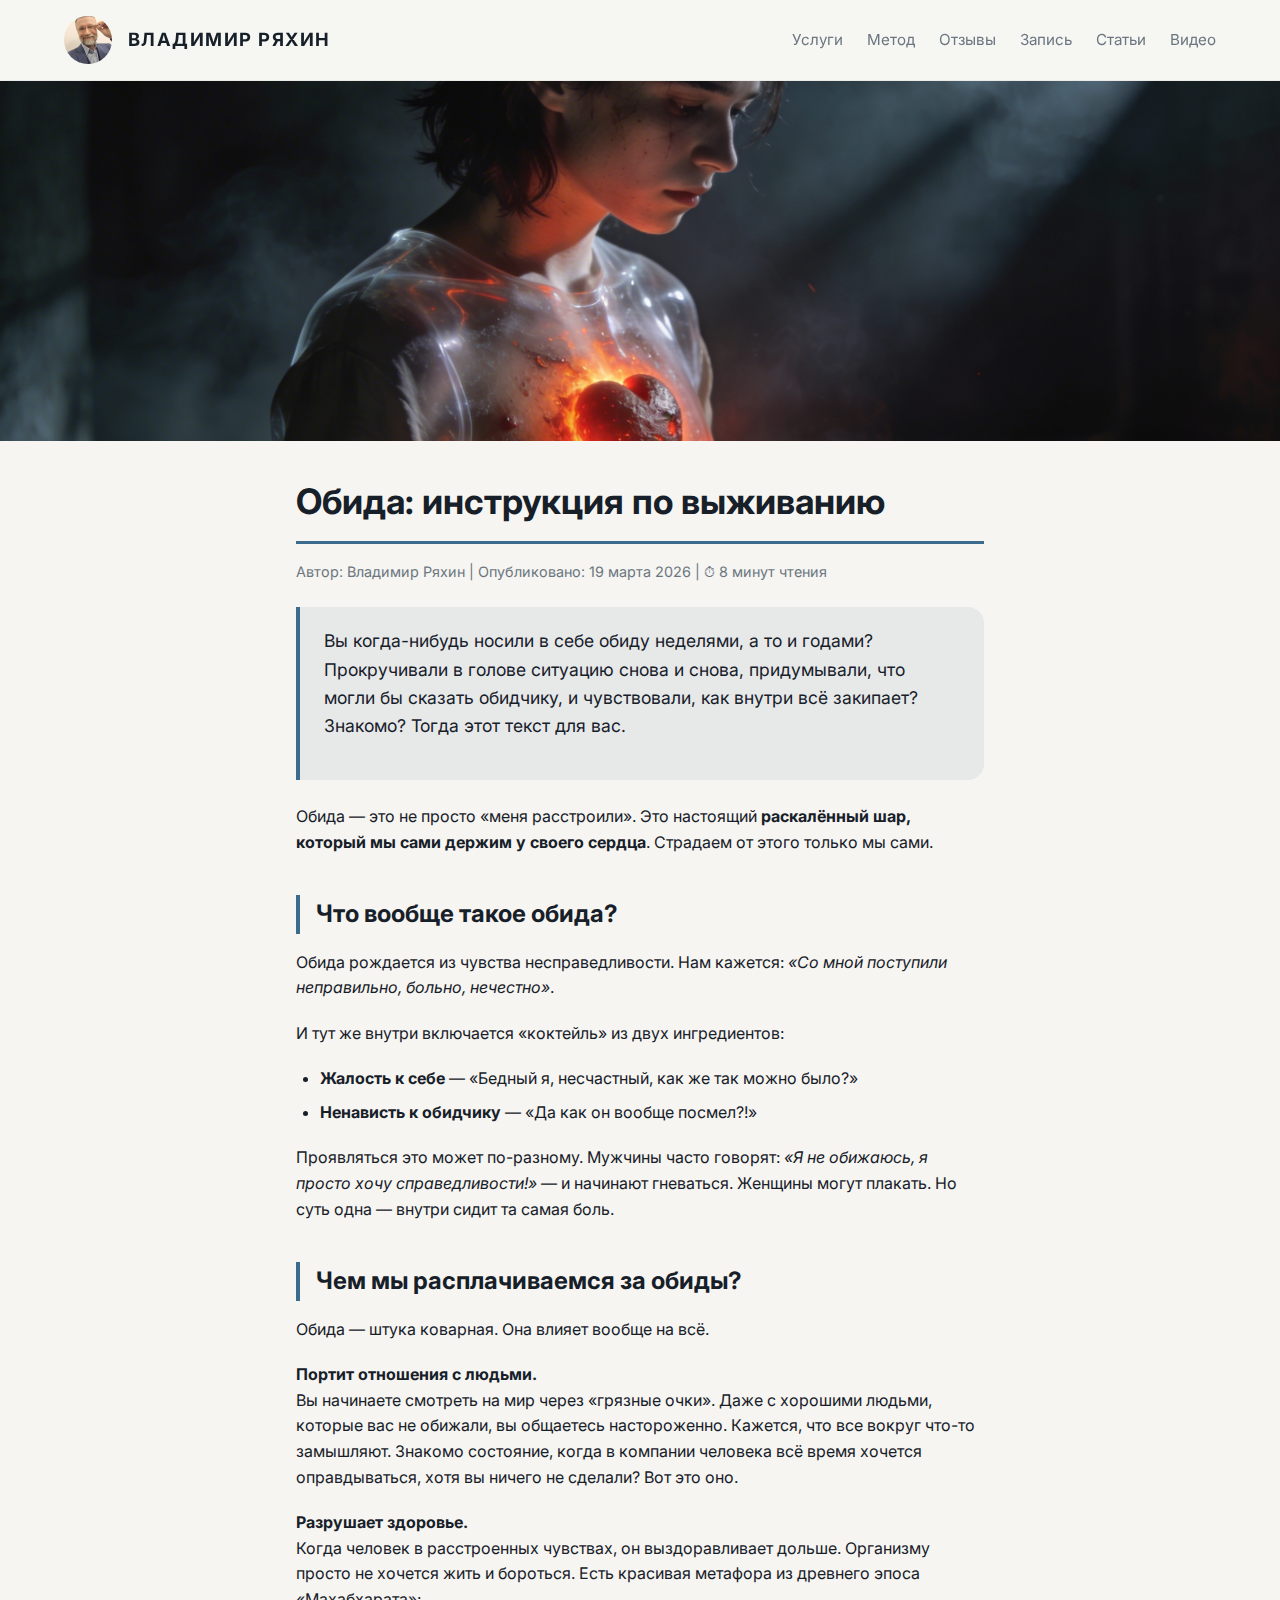
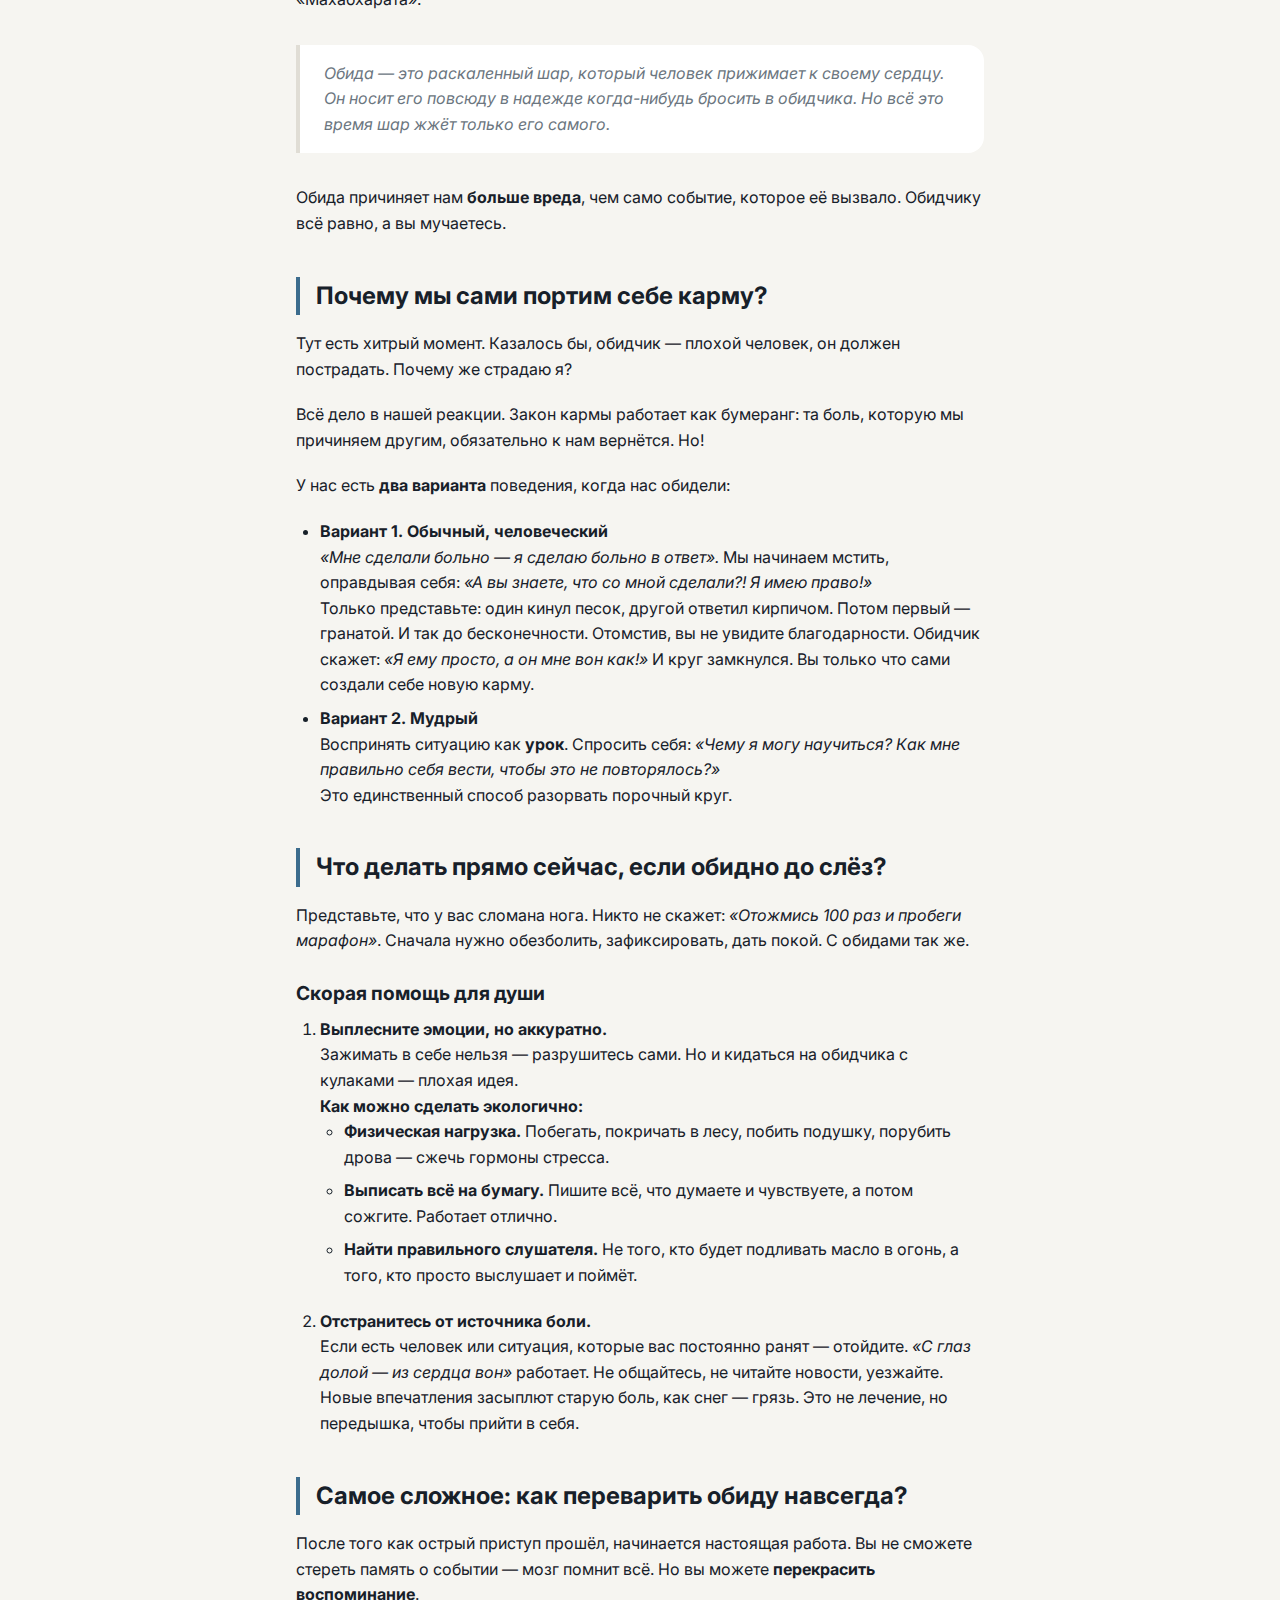
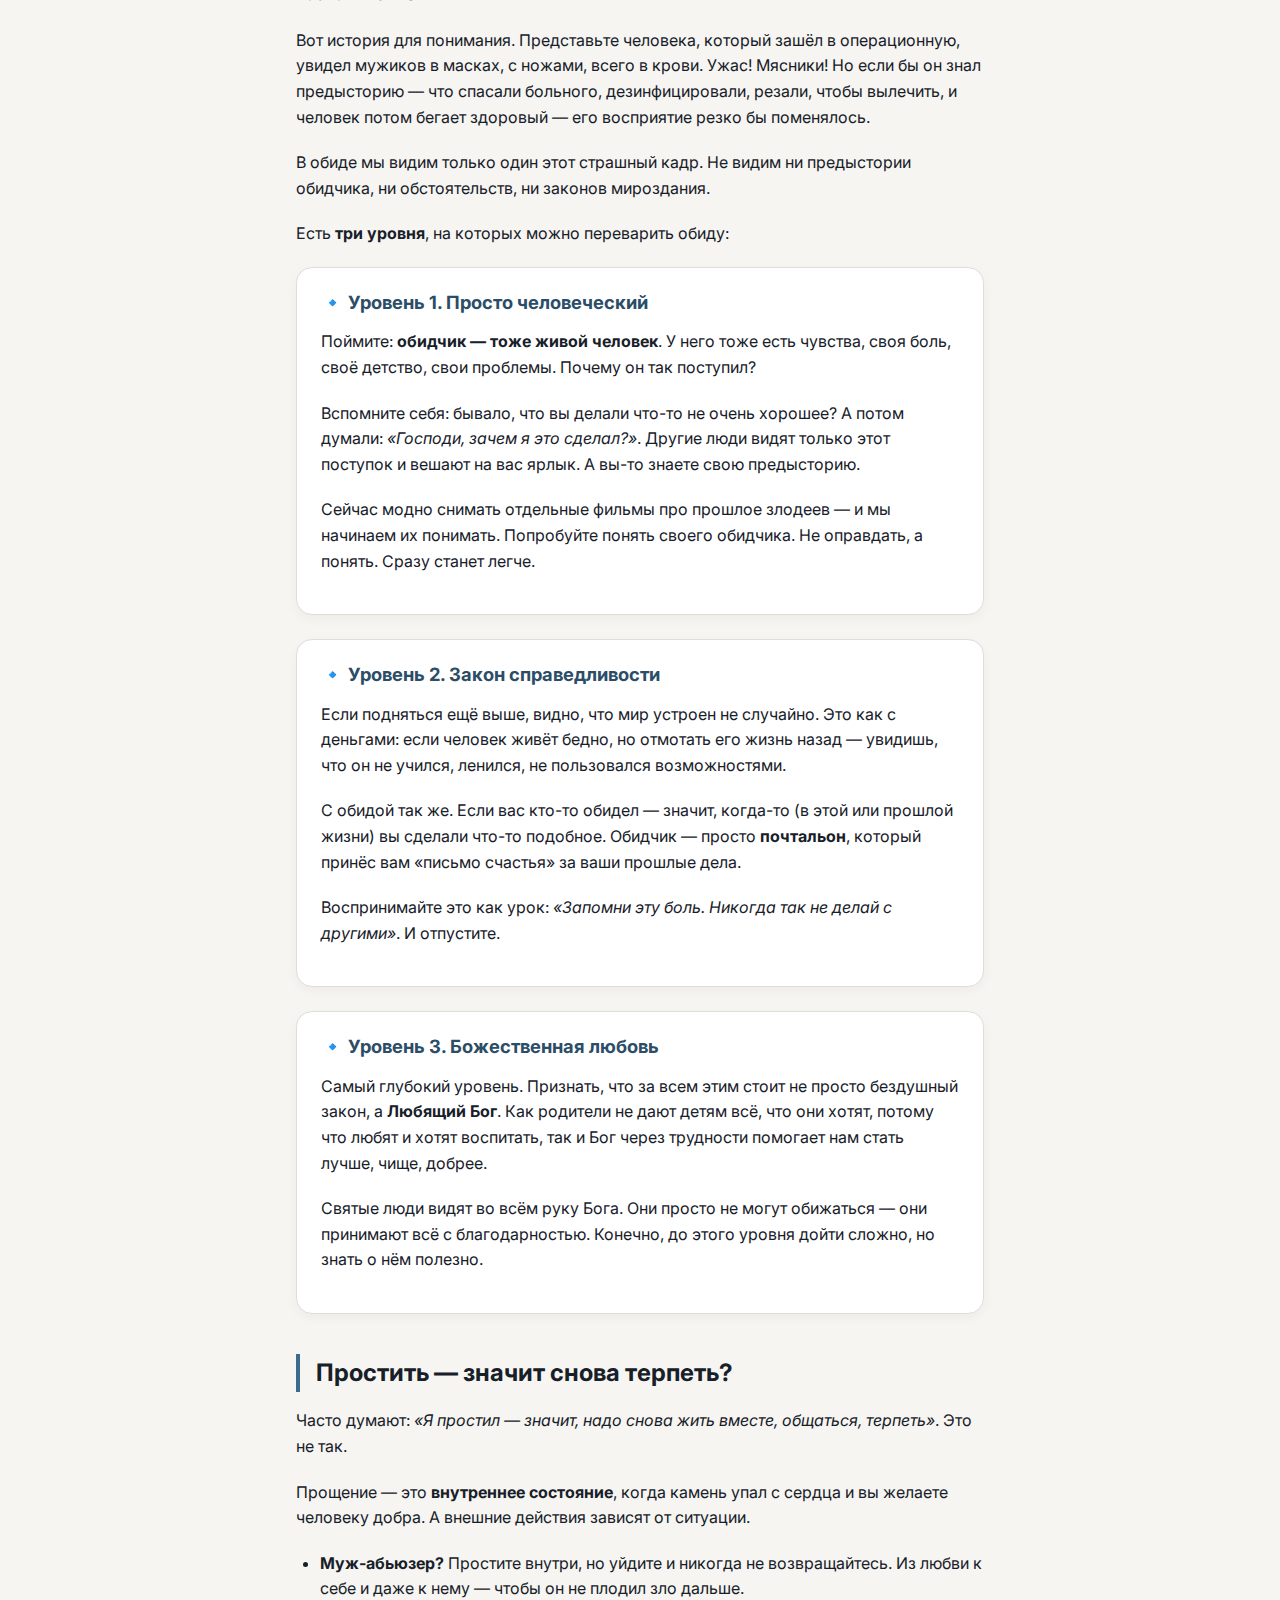
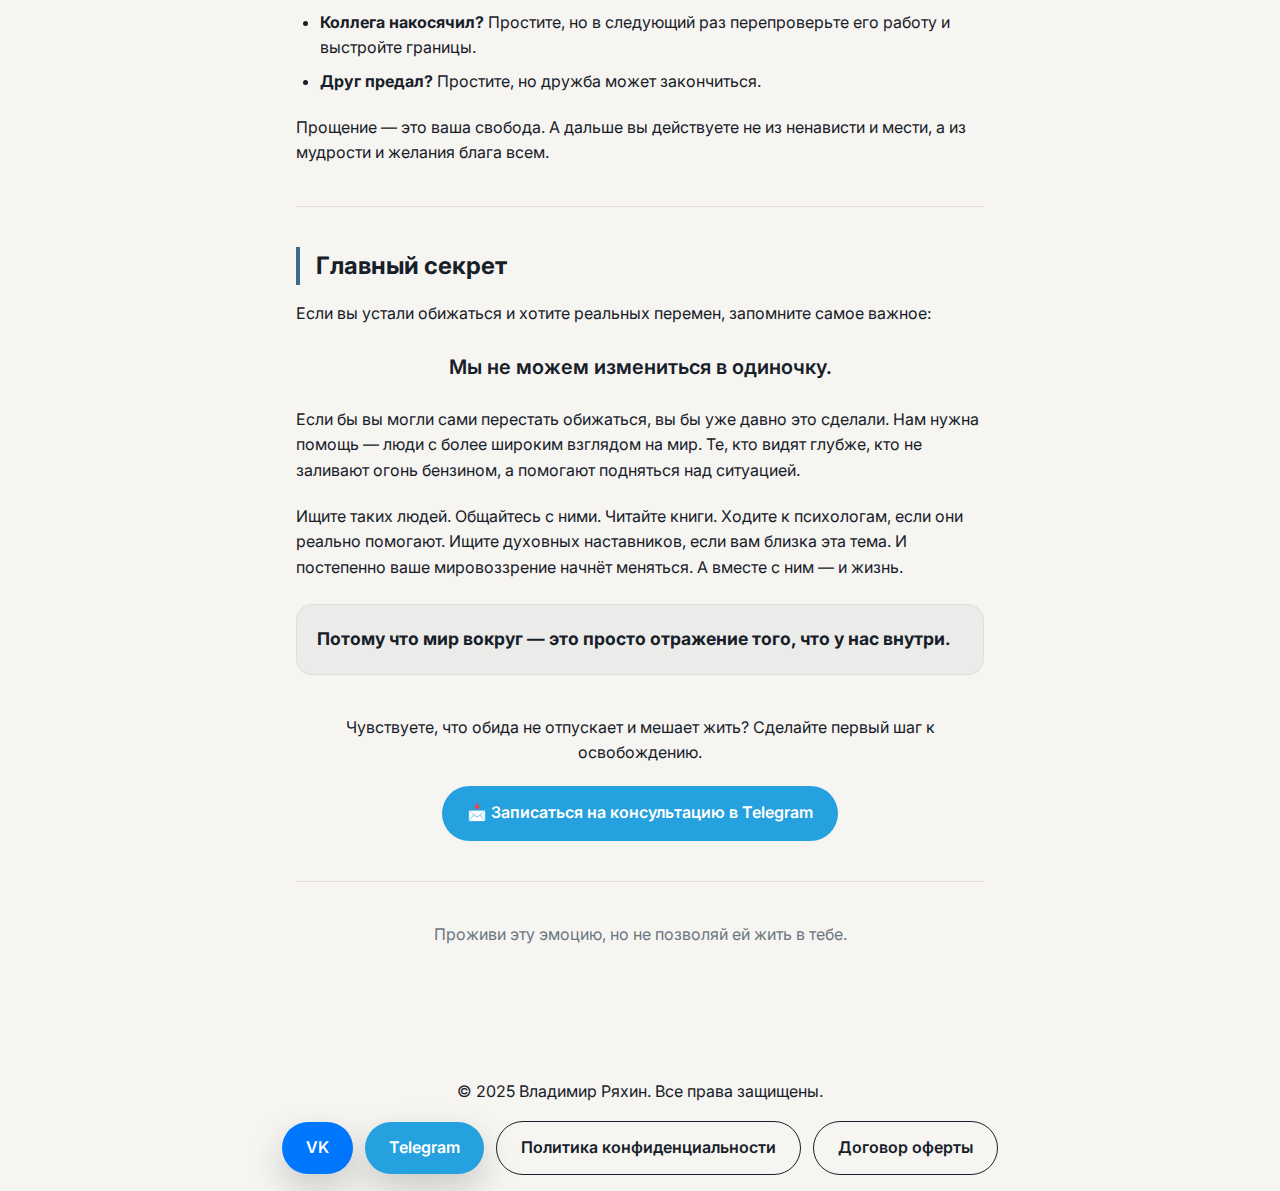
<file: articles/obida.html>
<!DOCTYPE html>
<html lang="ru">
  <head>
    <meta charset="UTF-8" />
    <meta name="viewport" content="width=device-width, initial-scale=1.0" />
    <title>Обида: инструкция по выживанию — Владимир Ряхин</title>
    <meta name="description" content="О чём молчат психологи и что говорит восточная мудрость. Как пережить обиду, перестать носить её в себе и освободиться." />
    <meta property="og:type" content="article" />
    <meta property="og:url" content="https://ryashok.github.io/articles/obida.html" />
    <meta property="og:title" content="Обида: инструкция по выживанию" />
    <meta property="og:description" content="О чём молчат психологи и что говорит восточная мудрость. Как пережить обиду и освободиться." />
    <meta property="og:image" content="https://ryashok.github.io/assets/img/article-obida.png" />
    <meta property="og:locale" content="ru_RU" />
    <link rel="icon" type="image/svg+xml" href="../favicon/favicon.svg" />
    <link rel="icon" type="image/x-icon" href="../favicon/favicon.ico" />
    <link rel="apple-touch-icon" sizes="180x180" href="../favicon/apple-touch-icon.png" />
    <link rel="manifest" href="../favicon/site.webmanifest" />
    <link rel="preconnect" href="https://fonts.googleapis.com" />
    <link rel="preconnect" href="https://fonts.gstatic.com" crossorigin />
    <link href="https://fonts.googleapis.com/css2?family=Inter:wght@400;500;600;700&display=swap" rel="stylesheet" />
    <link rel="stylesheet" href="../assets/css/styles.css" />
    <link rel="canonical" href="https://ryashok.github.io/articles/obida.html" />
  </head>
  <body>
    <header class="site-header">
      <div class="container">
        <div class="header-brand">
          <a href="../index.html" class="header-photo" aria-label="На главную"><img src="../assets/img/photo.png" alt="" width="48" height="48" /></a>
          <div class="logo"><a href="../index.html" class="logo-link logo-name">Владимир Ряхин</a></div>
        </div>
        <nav class="main-nav">
          <a href="../index.html#services">Услуги</a>
          <a href="../index.html#method">Метод</a>
          <a href="../index.html#testimonials">Отзывы</a>
          <a href="../index.html#contact">Запись</a>
          <a href="index.html">Статьи</a>
          <a href="../videos/">Видео</a>
        </nav>
        <button class="nav-toggle" aria-label="Открыть меню">
          <span></span>
          <span></span>
          <span></span>
        </button>
      </div>
    </header>

    <main>
      <img class="article-cover" src="../assets/img/article-obida.png" alt="Обида: инструкция по выживанию" />
      <div class="article-wrap">
        <article class="article-body">
          <h1>Обида: инструкция по выживанию</h1>

          <div class="article-meta">
            <span>Автор: Владимир Ряхин</span> |
            <span>Опубликовано: 19 марта 2026</span> |
            <span>⏱ 8 минут чтения</span>
          </div>

          <div class="intro">
            <p>Вы когда-нибудь носили в себе обиду неделями, а то и годами? Прокручивали в голове ситуацию снова и снова, придумывали, что могли бы сказать обидчику, и чувствовали, как внутри всё закипает? Знакомо? Тогда этот текст для вас.</p>
          </div>

          <p>Обида — это не просто «меня расстроили». Это настоящий <strong>раскалённый шар, который мы сами держим у своего сердца</strong>. Страдаем от этого только мы сами.</p>

          <h2>Что вообще такое обида?</h2>
          <p>Обида рождается из чувства несправедливости. Нам кажется: <em>«Со мной поступили неправильно, больно, нечестно»</em>.</p>
          <p>И тут же внутри включается «коктейль» из двух ингредиентов:</p>
          <ul>
            <li><strong>Жалость к себе</strong> — «Бедный я, несчастный, как же так можно было?»</li>
            <li><strong>Ненависть к обидчику</strong> — «Да как он вообще посмел?!»</li>
          </ul>
          <p>Проявляться это может по-разному. Мужчины часто говорят: <em>«Я не обижаюсь, я просто хочу справедливости!»</em> — и начинают гневаться. Женщины могут плакать. Но суть одна — внутри сидит та самая боль.</p>

          <h2>Чем мы расплачиваемся за обиды?</h2>
          <p>Обида — штука коварная. Она влияет вообще на всё.</p>
          <p><strong>Портит отношения с людьми.</strong><br>
          Вы начинаете смотреть на мир через «грязные очки». Даже с хорошими людьми, которые вас не обижали, вы общаетесь настороженно. Кажется, что все вокруг что-то замышляют. Знакомо состояние, когда в компании человека всё время хочется оправдываться, хотя вы ничего не сделали? Вот это оно.</p>
          <p><strong>Разрушает здоровье.</strong><br>
          Когда человек в расстроенных чувствах, он выздоравливает дольше. Организму просто не хочется жить и бороться. Есть красивая метафора из древнего эпоса «Махабхарата»:</p>
          <div class="quote">
            Обида — это раскаленный шар, который человек прижимает к своему сердцу. Он носит его повсюду в надежде когда-нибудь бросить в обидчика. Но всё это время шар жжёт только его самого.
          </div>
          <p>Обида причиняет нам <strong>больше вреда</strong>, чем само событие, которое её вызвало. Обидчику всё равно, а вы мучаетесь.</p>

          <h2>Почему мы сами портим себе карму?</h2>
          <p>Тут есть хитрый момент. Казалось бы, обидчик — плохой человек, он должен пострадать. Почему же страдаю я?</p>
          <p>Всё дело в нашей реакции. Закон кармы работает как бумеранг: та боль, которую мы причиняем другим, обязательно к нам вернётся. Но!</p>
          <p>У нас есть <strong>два варианта</strong> поведения, когда нас обидели:</p>
          <ul>
            <li><strong>Вариант 1. Обычный, человеческий</strong><br>
            <em>«Мне сделали больно — я сделаю больно в ответ».</em> Мы начинаем мстить, оправдывая себя: <em>«А вы знаете, что со мной сделали?! Я имею право!»</em><br>
            Только представьте: один кинул песок, другой ответил кирпичом. Потом первый — гранатой. И так до бесконечности. Отомстив, вы не увидите благодарности. Обидчик скажет: <em>«Я ему просто, а он мне вон как!»</em> И круг замкнулся. Вы только что сами создали себе новую карму.</li>
            <li><strong>Вариант 2. Мудрый</strong><br>
            Воспринять ситуацию как <strong>урок</strong>. Спросить себя: <em>«Чему я могу научиться? Как мне правильно себя вести, чтобы это не повторялось?»</em><br>
            Это единственный способ разорвать порочный круг.</li>
          </ul>

          <h2>Что делать прямо сейчас, если обидно до слёз?</h2>
          <p>Представьте, что у вас сломана нога. Никто не скажет: <em>«Отожмись 100 раз и пробеги марафон»</em>. Сначала нужно обезболить, зафиксировать, дать покой. С обидами так же.</p>

          <h3>Скорая помощь для души</h3>
          <ol>
            <li><strong>Выплесните эмоции, но аккуратно.</strong><br>
            Зажимать в себе нельзя — разрушитесь сами. Но и кидаться на обидчика с кулаками — плохая идея.<br>
            <strong>Как можно сделать экологично:</strong>
            <ul>
              <li><strong>Физическая нагрузка.</strong> Побегать, покричать в лесу, побить подушку, порубить дрова — сжечь гормоны стресса.</li>
              <li><strong>Выписать всё на бумагу.</strong> Пишите всё, что думаете и чувствуете, а потом сожгите. Работает отлично.</li>
              <li><strong>Найти правильного слушателя.</strong> Не того, кто будет подливать масло в огонь, а того, кто просто выслушает и поймёт.</li>
            </ul>
            </li>
            <li><strong>Отстранитесь от источника боли.</strong><br>
            Если есть человек или ситуация, которые вас постоянно ранят — отойдите. <em>«С глаз долой — из сердца вон»</em> работает. Не общайтесь, не читайте новости, уезжайте. Новые впечатления засыплют старую боль, как снег — грязь. Это не лечение, но передышка, чтобы прийти в себя.</li>
          </ol>

          <h2>Самое сложное: как переварить обиду навсегда?</h2>
          <p>После того как острый приступ прошёл, начинается настоящая работа. Вы не сможете стереть память о событии — мозг помнит всё. Но вы можете <strong>перекрасить воспоминание</strong>.</p>
          <p>Вот история для понимания. Представьте человека, который зашёл в операционную, увидел мужиков в масках, с ножами, всего в крови. Ужас! Мясники! Но если бы он знал предысторию — что спасали больного, дезинфицировали, резали, чтобы вылечить, и человек потом бегает здоровый — его восприятие резко бы поменялось.</p>
          <p>В обиде мы видим только один этот страшный кадр. Не видим ни предыстории обидчика, ни обстоятельств, ни законов мироздания.</p>
          <p>Есть <strong>три уровня</strong>, на которых можно переварить обиду:</p>

          <div class="fear-block">
            <div class="fear-title">🔹 Уровень 1. Просто человеческий</div>
            <p>Поймите: <strong>обидчик — тоже живой человек</strong>. У него тоже есть чувства, своя боль, своё детство, свои проблемы. Почему он так поступил?</p>
            <p>Вспомните себя: бывало, что вы делали что-то не очень хорошее? А потом думали: <em>«Господи, зачем я это сделал?»</em>. Другие люди видят только этот поступок и вешают на вас ярлык. А вы-то знаете свою предысторию.</p>
            <p>Сейчас модно снимать отдельные фильмы про прошлое злодеев — и мы начинаем их понимать. Попробуйте понять своего обидчика. Не оправдать, а понять. Сразу станет легче.</p>
          </div>

          <div class="fear-block">
            <div class="fear-title">🔹 Уровень 2. Закон справедливости</div>
            <p>Если подняться ещё выше, видно, что мир устроен не случайно. Это как с деньгами: если человек живёт бедно, но отмотать его жизнь назад — увидишь, что он не учился, ленился, не пользовался возможностями.</p>
            <p>С обидой так же. Если вас кто-то обидел — значит, когда-то (в этой или прошлой жизни) вы сделали что-то подобное. Обидчик — просто <strong>почтальон</strong>, который принёс вам «письмо счастья» за ваши прошлые дела.</p>
            <p>Воспринимайте это как урок: <em>«Запомни эту боль. Никогда так не делай с другими»</em>. И отпустите.</p>
          </div>

          <div class="fear-block">
            <div class="fear-title">🔹 Уровень 3. Божественная любовь</div>
            <p>Самый глубокий уровень. Признать, что за всем этим стоит не просто бездушный закон, а <strong>Любящий Бог</strong>. Как родители не дают детям всё, что они хотят, потому что любят и хотят воспитать, так и Бог через трудности помогает нам стать лучше, чище, добрее.</p>
            <p>Святые люди видят во всём руку Бога. Они просто не могут обижаться — они принимают всё с благодарностью. Конечно, до этого уровня дойти сложно, но знать о нём полезно.</p>
          </div>

          <h2>Простить — значит снова терпеть?</h2>
          <p>Часто думают: <em>«Я простил — значит, надо снова жить вместе, общаться, терпеть»</em>. Это не так.</p>
          <p>Прощение — это <strong>внутреннее состояние</strong>, когда камень упал с сердца и вы желаете человеку добра. А внешние действия зависят от ситуации.</p>
          <ul>
            <li><strong>Муж-абьюзер?</strong> Простите внутри, но уйдите и никогда не возвращайтесь. Из любви к себе и даже к нему — чтобы он не плодил зло дальше.</li>
            <li><strong>Коллега накосячил?</strong> Простите, но в следующий раз перепроверьте его работу и выстройте границы.</li>
            <li><strong>Друг предал?</strong> Простите, но дружба может закончиться.</li>
          </ul>
          <p>Прощение — это ваша свобода. А дальше вы действуете не из ненависти и мести, а из мудрости и желания блага всем.</p>

          <hr />

          <h2>Главный секрет</h2>
          <p>Если вы устали обижаться и хотите реальных перемен, запомните самое важное:</p>
          <p style="font-size: 1.25rem; font-weight: 600; text-align: center; margin: 1.5rem 0;">Мы не можем измениться в одиночку.</p>
          <p>Если бы вы могли сами перестать обижаться, вы бы уже давно это сделали. Нам нужна помощь — люди с более широким взглядом на мир. Те, кто видят глубже, кто не заливают огонь бензином, а помогают подняться над ситуацией.</p>
          <p>Ищите таких людей. Общайтесь с ними. Читайте книги. Ходите к психологам, если они реально помогают. Ищите духовных наставников, если вам близка эта тема. И постепенно ваше мировоззрение начнёт меняться. А вместе с ним — и жизнь.</p>

          <div class="highlight">
            <p style="margin: 0; font-size: 1.1rem;"><strong>Потому что мир вокруг — это просто отражение того, что у нас внутри.</strong></p>
          </div>

          <div class="article-cta">
            <p>Чувствуете, что обида не отпускает и мешает жить? Сделайте первый шаг к освобождению.</p>
            <a href="https://t.me/Ryashok" class="btn telegram" target="_blank" rel="noopener noreferrer">📩 Записаться на консультацию в Telegram</a>
          </div>

          <hr />
          <p style="text-align: center; color: var(--muted);">
            Проживи эту эмоцию, но не позволяй ей жить в тебе.
          </p>
        </article>
      </div>
    </main>

    <footer class="site-footer">
      <div class="container">
        <p>© 2025 Владимир Ряхин. Все права защищены.</p>
        <div class="footer-links">
          <a class="btn social vk" href="https://vk.com/ryakhin" target="_blank" rel="noreferrer">VK</a>
          <a class="btn social tg" href="https://t.me/Ryashok" target="_blank" rel="noreferrer">Telegram</a>
          <a class="btn ghost" href="../privacy.html">Политика конфиденциальности</a>
          <a class="btn ghost" href="../offer.html">Договор оферты</a>
        </div>
      </div>
    </footer>

    <script src="../assets/js/main.js"></script>
  </body>
</html>
</file>
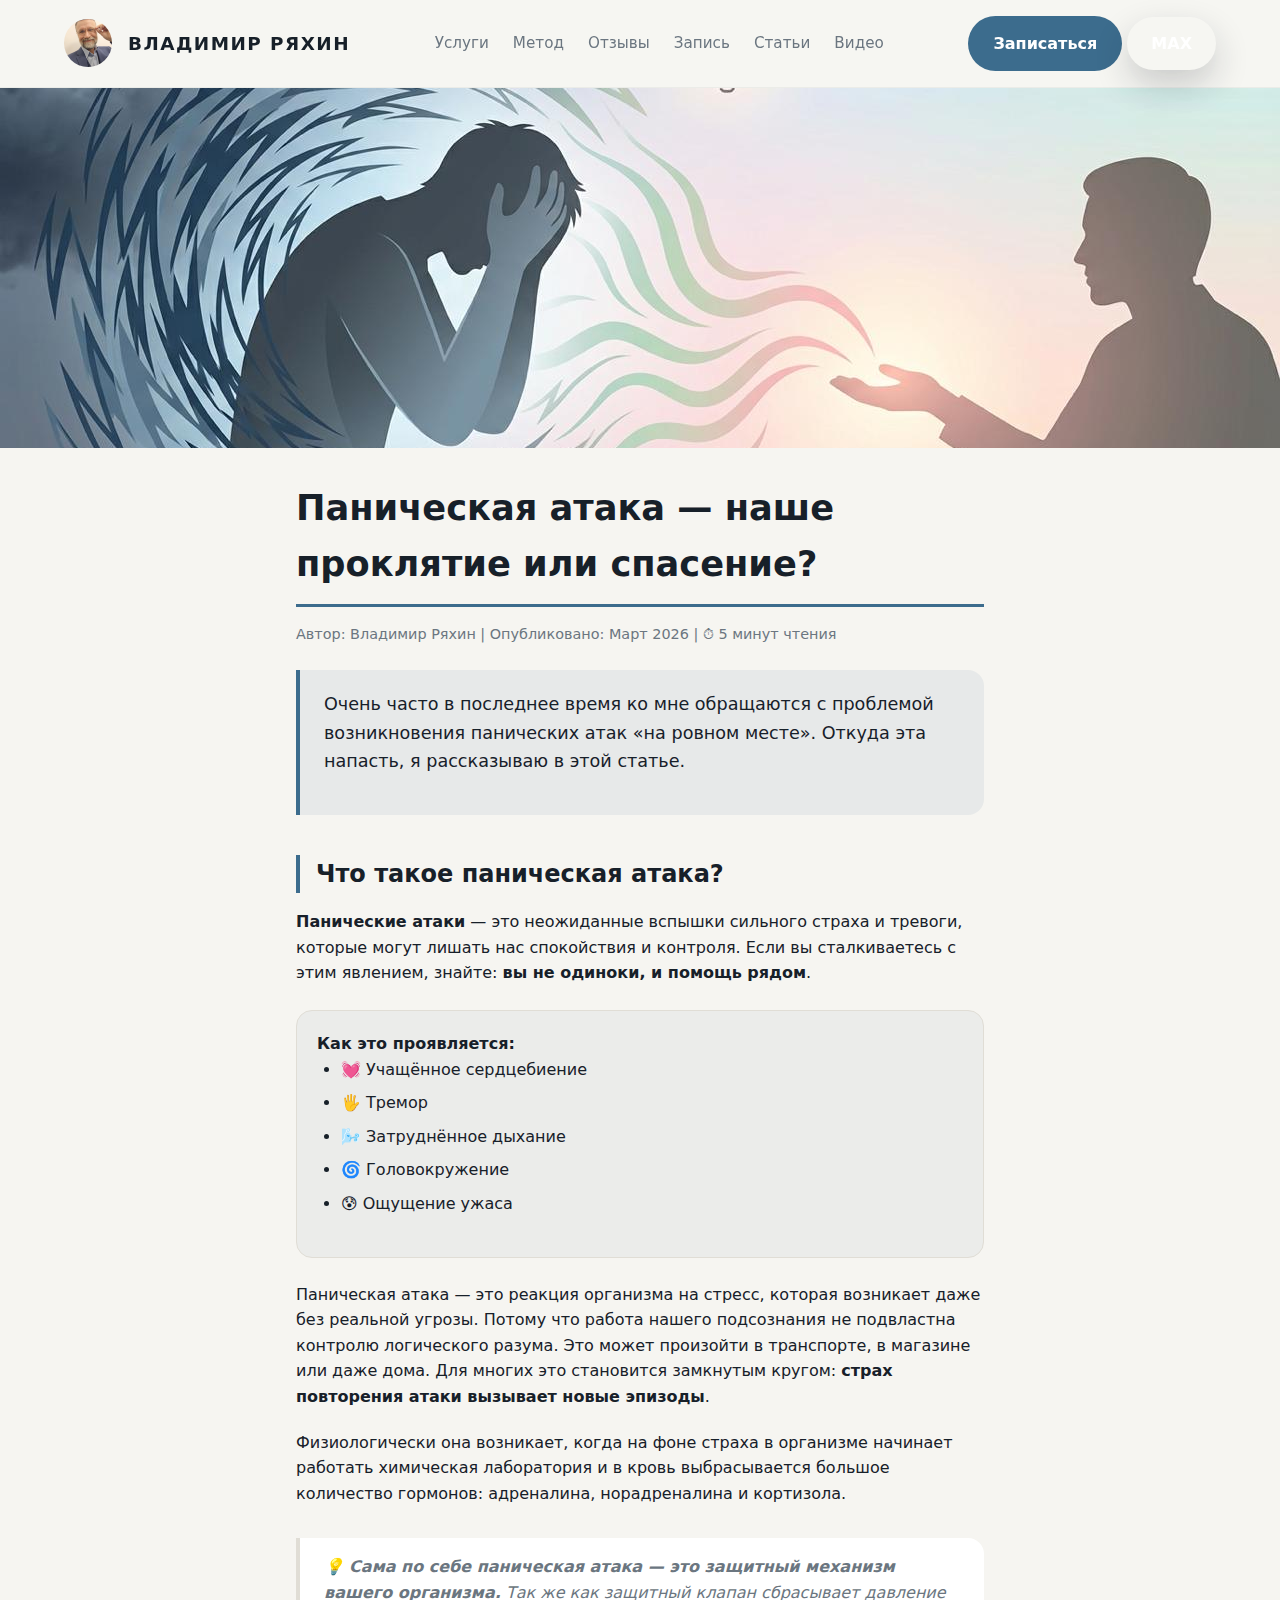
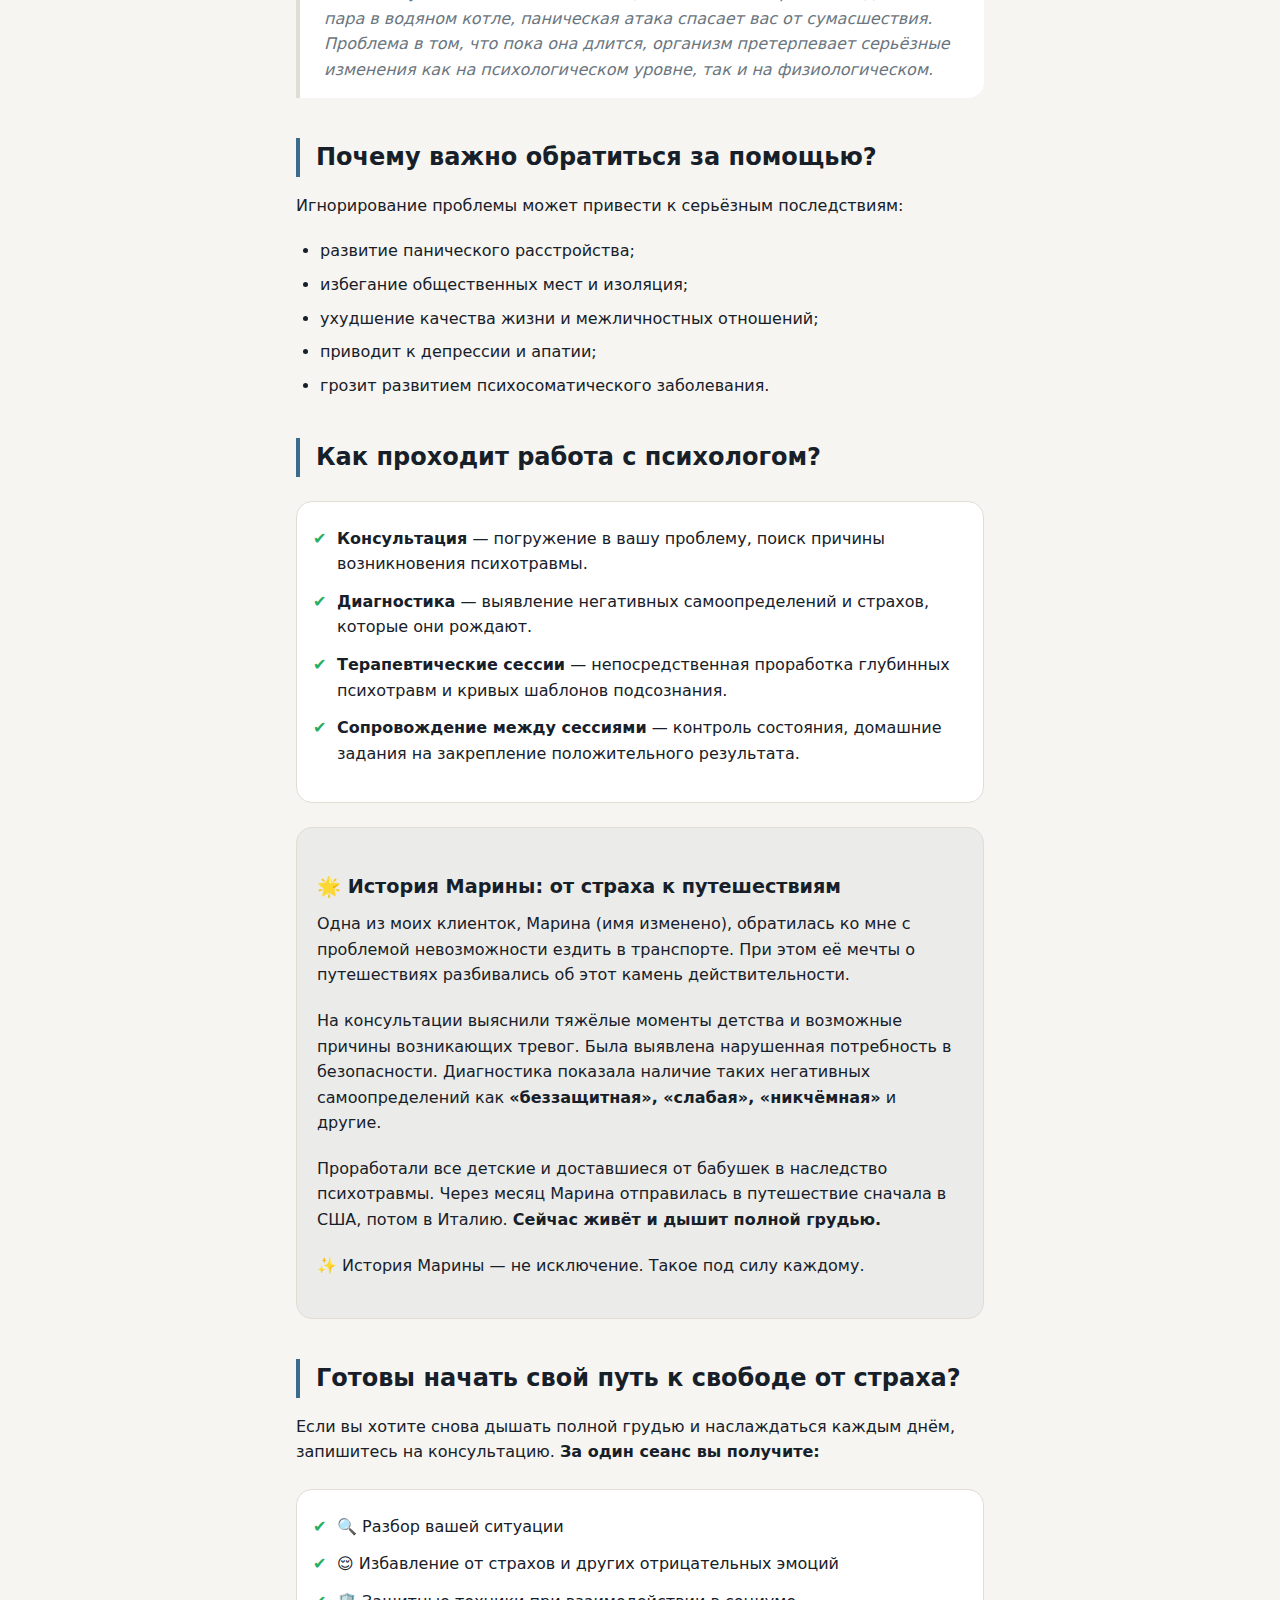
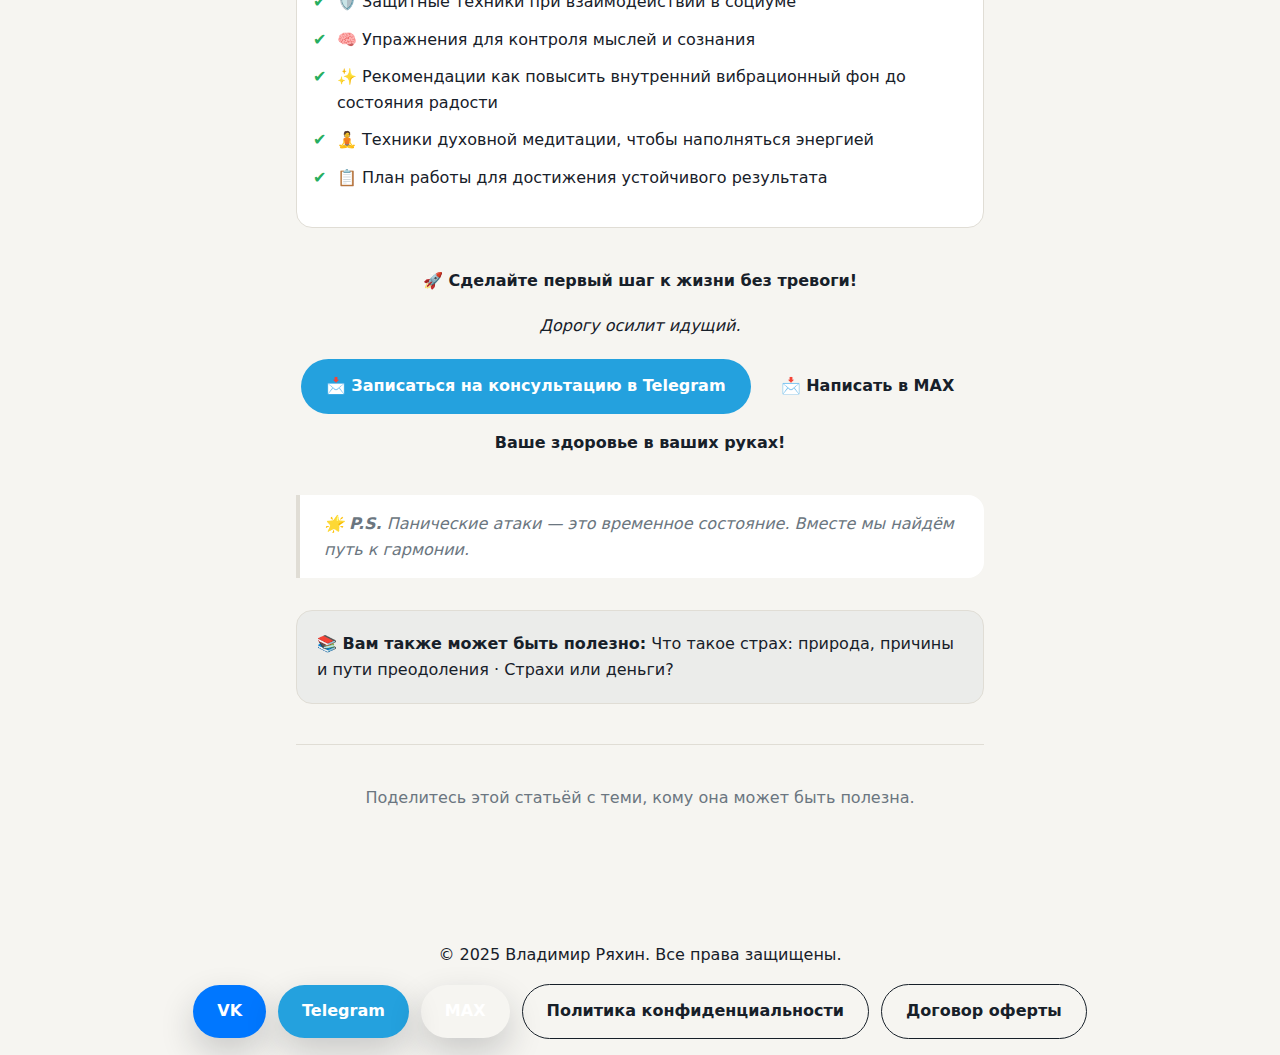
<file: articles/panicataki.html>
<!DOCTYPE html>
<html lang="ru">
  <head>
    <meta charset="UTF-8" />
    <meta name="viewport" content="width=device-width, initial-scale=1.0" />
    <meta name="color-scheme" content="light dark" />
    <title>Паническая атака — наше проклятие или спасение? — Владимир Ряхин</title>
    <meta name="description" content="Как преодолеть панические атаки и вернуть контроль над жизнью. Причины, симптомы и работа с психологом." />
    <meta property="og:type" content="article" />
    <meta property="og:url" content="https://ryashok.github.io/articles/panicataki.html" />
    <meta property="og:title" content="Паническая атака — наше проклятие или спасение?" />
    <meta property="og:description" content="Как преодолеть панические атаки и вернуть контроль над своей жизнью." />
    <meta property="og:image" content="https://ryashok.github.io/assets/img/article-panicattack.jpg" />
    <meta property="og:locale" content="ru_RU" />
    <link rel="icon" type="image/svg+xml" href="../favicon/favicon.svg" />
    <link rel="icon" type="image/x-icon" href="../favicon/favicon.ico" />
    <link rel="apple-touch-icon" sizes="180x180" href="../favicon/apple-touch-icon.png" />
    <link rel="manifest" href="../favicon/site.webmanifest" />
    <link rel="preconnect" href="https://fonts.googleapis.com" />
    <link rel="preconnect" href="https://fonts.gstatic.com" crossorigin />
    <link href="https://fonts.googleapis.com/css2?family=Manrope:wght@400;500;600;700&family=Noto+Serif:ital,wght@0,400;0,600;0,700;1,400&display=swap" rel="stylesheet" />
    <link rel="stylesheet" href="../assets/css/styles.css" />
    <link rel="canonical" href="https://ryashok.github.io/articles/panicataki.html" />
    <!-- Yandex.Metrika counter -->
    <script type="text/javascript">
      (function(m,e,t,r,i,k,a){
        m[i]=m[i]||function(){(m[i].a=m[i].a||[]).push(arguments)};
        m[i].l=1*new Date();
        for (var j = 0; j < document.scripts.length; j++) {if (document.scripts[j].src === r) { return; }}
        k=e.createElement(t),a=e.getElementsByTagName(t)[0],k.async=1,k.src=r,a.parentNode.insertBefore(k,a)
      })(window, document,'script','https://mc.yandex.ru/metrika/tag.js?id=108204878', 'ym');
      ym(108204878, 'init', {ssr:true, webvisor:true, clickmap:true, ecommerce:"dataLayer", referrer: document.referrer, url: location.href, accurateTrackBounce:true, trackLinks:true});
    </script>
    <noscript><div><img src="https://mc.yandex.ru/watch/108204878" style="position:absolute; left:-9999px;" alt="" /></div></noscript>
    <!-- /Yandex.Metrika counter -->
  </head>
  <body>
    <header class="site-header">
      <div class="container">
        <div class="header-brand">
          <a href="../index.html" class="header-photo" aria-label="На главную"><img src="../assets/img/photo.png" alt="" width="48" height="48" /></a>
          <div class="logo"><a href="../index.html" class="logo-link logo-name">Владимир Ряхин</a></div>
        </div>
        <nav class="main-nav">
          <a href="../index.html#services">Услуги</a>
          <a href="../index.html#method">Метод</a>
          <a href="../index.html#testimonials">Отзывы</a>
          <a href="../index.html#contact">Запись</a>
          <a href="index.html">Статьи</a>
          <a href="../videos/">Видео</a>
        </nav>
        <div class="header-cta-group">
          <a class="btn primary header-cta" href="https://t.me/Ryashok?text=Здравствуйте%2C%20хочу%20записаться%20на%20консультацию" target="_blank" rel="noreferrer">Записаться</a>
          <a class="btn social max header-cta" href="https://max.ru/u/f9LHodD0cOJHteWd2QYI7YTnkbm28H1dUlYKiL-nOkpKi-JJSgcI6s5fY_8" target="_blank" rel="noreferrer">MAX</a>
        </div>
        <button class="nav-toggle" aria-label="Открыть меню">
          <span></span>
          <span></span>
          <span></span>
        </button>
      </div>
    </header>

    <main>
      <img class="article-cover" src="../assets/img/article-panicattack.jpg" alt="Паническая атака — как преодолеть" />
      <div class="article-wrap">
        <article class="article-body">
          <h1>Паническая атака — наше проклятие или спасение?</h1>

          <div class="article-meta">
            <span>Автор: Владимир Ряхин</span> |
            <span>Опубликовано: Март 2026</span> |
            <span>⏱ 5 минут чтения</span>
          </div>

          <div class="intro">
            <p>Очень часто в последнее время ко мне обращаются с проблемой возникновения панических атак «на ровном месте». Откуда эта напасть, я рассказываю в этой статье.</p>
          </div>

          <h2>Что такое паническая атака?</h2>
          <p><strong>Панические атаки</strong> — это неожиданные вспышки сильного страха и тревоги, которые могут лишать нас спокойствия и контроля. Если вы сталкиваетесь с этим явлением, знайте: <strong>вы не одиноки, и помощь рядом</strong>.</p>

          <div class="highlight">
            <strong>Как это проявляется:</strong>
            <ul>
              <li>💓 Учащённое сердцебиение</li>
              <li>🖐️ Тремор</li>
              <li>🌬️ Затруднённое дыхание</li>
              <li>🌀 Головокружение</li>
              <li>😰 Ощущение ужаса</li>
            </ul>
          </div>

          <p>Паническая атака — это реакция организма на стресс, которая возникает даже без реальной угрозы. Потому что работа нашего подсознания не подвластна контролю логического разума. Это может произойти в транспорте, в магазине или даже дома. Для многих это становится замкнутым кругом: <strong>страх повторения атаки вызывает новые эпизоды</strong>.</p>
          <p>Физиологически она возникает, когда на фоне страха в организме начинает работать химическая лаборатория и в кровь выбрасывается большое количество гормонов: адреналина, норадреналина и кортизола.</p>

          <div class="quote">
            💡 <strong>Сама по себе паническая атака — это защитный механизм вашего организма.</strong> Так же как защитный клапан сбрасывает давление пара в водяном котле, паническая атака спасает вас от сумасшествия. Проблема в том, что пока она длится, организм претерпевает серьёзные изменения как на психологическом уровне, так и на физиологическом.
          </div>

          <h2>Почему важно обратиться за помощью?</h2>
          <p>Игнорирование проблемы может привести к серьёзным последствиям:</p>
          <ul>
            <li>развитие панического расстройства;</li>
            <li>избегание общественных мест и изоляция;</li>
            <li>ухудшение качества жизни и межличностных отношений;</li>
            <li>приводит к депрессии и апатии;</li>
            <li>грозит развитием психосоматического заболевания.</li>
          </ul>

          <h2>Как проходит работа с психологом?</h2>
          <ul class="checklist">
            <li><strong>Консультация</strong> — погружение в вашу проблему, поиск причины возникновения психотравмы.</li>
            <li><strong>Диагностика</strong> — выявление негативных самоопределений и страхов, которые они рождают.</li>
            <li><strong>Терапевтические сессии</strong> — непосредственная проработка глубинных психотравм и кривых шаблонов подсознания.</li>
            <li><strong>Сопровождение между сессиями</strong> — контроль состояния, домашние задания на закрепление положительного результата.</li>
          </ul>

          <div class="highlight">
            <h3>🌟 История Марины: от страха к путешествиям</h3>
            <p>Одна из моих клиенток, Марина (имя изменено), обратилась ко мне с проблемой невозможности ездить в транспорте. При этом её мечты о путешествиях разбивались об этот камень действительности.</p>
            <p>На консультации выяснили тяжёлые моменты детства и возможные причины возникающих тревог. Была выявлена нарушенная потребность в безопасности. Диагностика показала наличие таких негативных самоопределений как <strong>«беззащитная», «слабая», «никчёмная»</strong> и другие.</p>
            <p>Проработали все детские и доставшиеся от бабушек в наследство психотравмы. Через месяц Марина отправилась в путешествие сначала в США, потом в Италию. <strong>Сейчас живёт и дышит полной грудью.</strong></p>
            <p>✨ История Марины — не исключение. Такое под силу каждому.</p>
          </div>

          <h2>Готовы начать свой путь к свободе от страха?</h2>
          <p>Если вы хотите снова дышать полной грудью и наслаждаться каждым днём, запишитесь на консультацию. <strong>За один сеанс вы получите:</strong></p>
          <ul class="checklist">
            <li>🔍 Разбор вашей ситуации</li>
            <li>😌 Избавление от страхов и других отрицательных эмоций</li>
            <li>🛡️ Защитные техники при взаимодействии в социуме</li>
            <li>🧠 Упражнения для контроля мыслей и сознания</li>
            <li>✨ Рекомендации как повысить внутренний вибрационный фон до состояния радости</li>
            <li>🧘 Техники духовной медитации, чтобы наполняться энергией</li>
            <li>📋 План работы для достижения устойчивого результата</li>
          </ul>

          <div class="article-cta">
            <p><strong>🚀 Сделайте первый шаг к жизни без тревоги!</strong></p>
            <p><em>Дорогу осилит идущий.</em></p>
            <div class="article-cta-buttons">
              <a href="https://t.me/Ryashok" class="btn telegram" target="_blank" rel="noopener noreferrer">📩 Записаться на консультацию в Telegram</a>
              <a href="https://max.ru/u/f9LHodD0cOJHteWd2QYI7YTnkbm28H1dUlYKiL-nOkpKi-JJSgcI6s5fY_8" class="btn max" target="_blank" rel="noopener noreferrer">📩 Написать в MAX</a>
            </div>
            <p style="margin-top: 1rem;"><strong>Ваше здоровье в ваших руках!</strong></p>
          </div>

          <div class="quote">
            🌟 <strong>P.S.</strong> Панические атаки — это временное состояние. Вместе мы найдём путь к гармонии.
          </div>

          <div class="highlight">
            <p style="margin: 0;"><strong>📚 Вам также может быть полезно:</strong> <a href="prirodastraha.html">Что такое страх: природа, причины и пути преодоления</a> · <a href="strahdeneg.html">Страхи или деньги?</a></p>
          </div>

          <hr />
          <p style="text-align: center; color: var(--muted);">
            Поделитесь этой статьёй с теми, кому она может быть полезна.
          </p>
        </article>
      </div>
    </main>

    <footer class="site-footer site-footer--compact">
      <div class="container">
        <p>© 2025 Владимир Ряхин. Все права защищены.</p>
        <div class="footer-links">
          <a class="btn social vk" href="https://vk.com/ryakhin" target="_blank" rel="noreferrer">VK</a>
          <a class="btn social tg" href="https://t.me/Ryashok" target="_blank" rel="noreferrer">Telegram</a>
          <a class="btn social max" href="https://max.ru/u/f9LHodD0cOJHteWd2QYI7YTnkbm28H1dUlYKiL-nOkpKi-JJSgcI6s5fY_8" target="_blank" rel="noreferrer">MAX</a>
          <a class="btn ghost" href="../privacy.html">Политика конфиденциальности</a>
          <a class="btn ghost" href="../offer.html">Договор оферты</a>
        </div>
      </div>
    </footer>

    <script src="../assets/js/main.js"></script>
  </body>
</html>
</file>
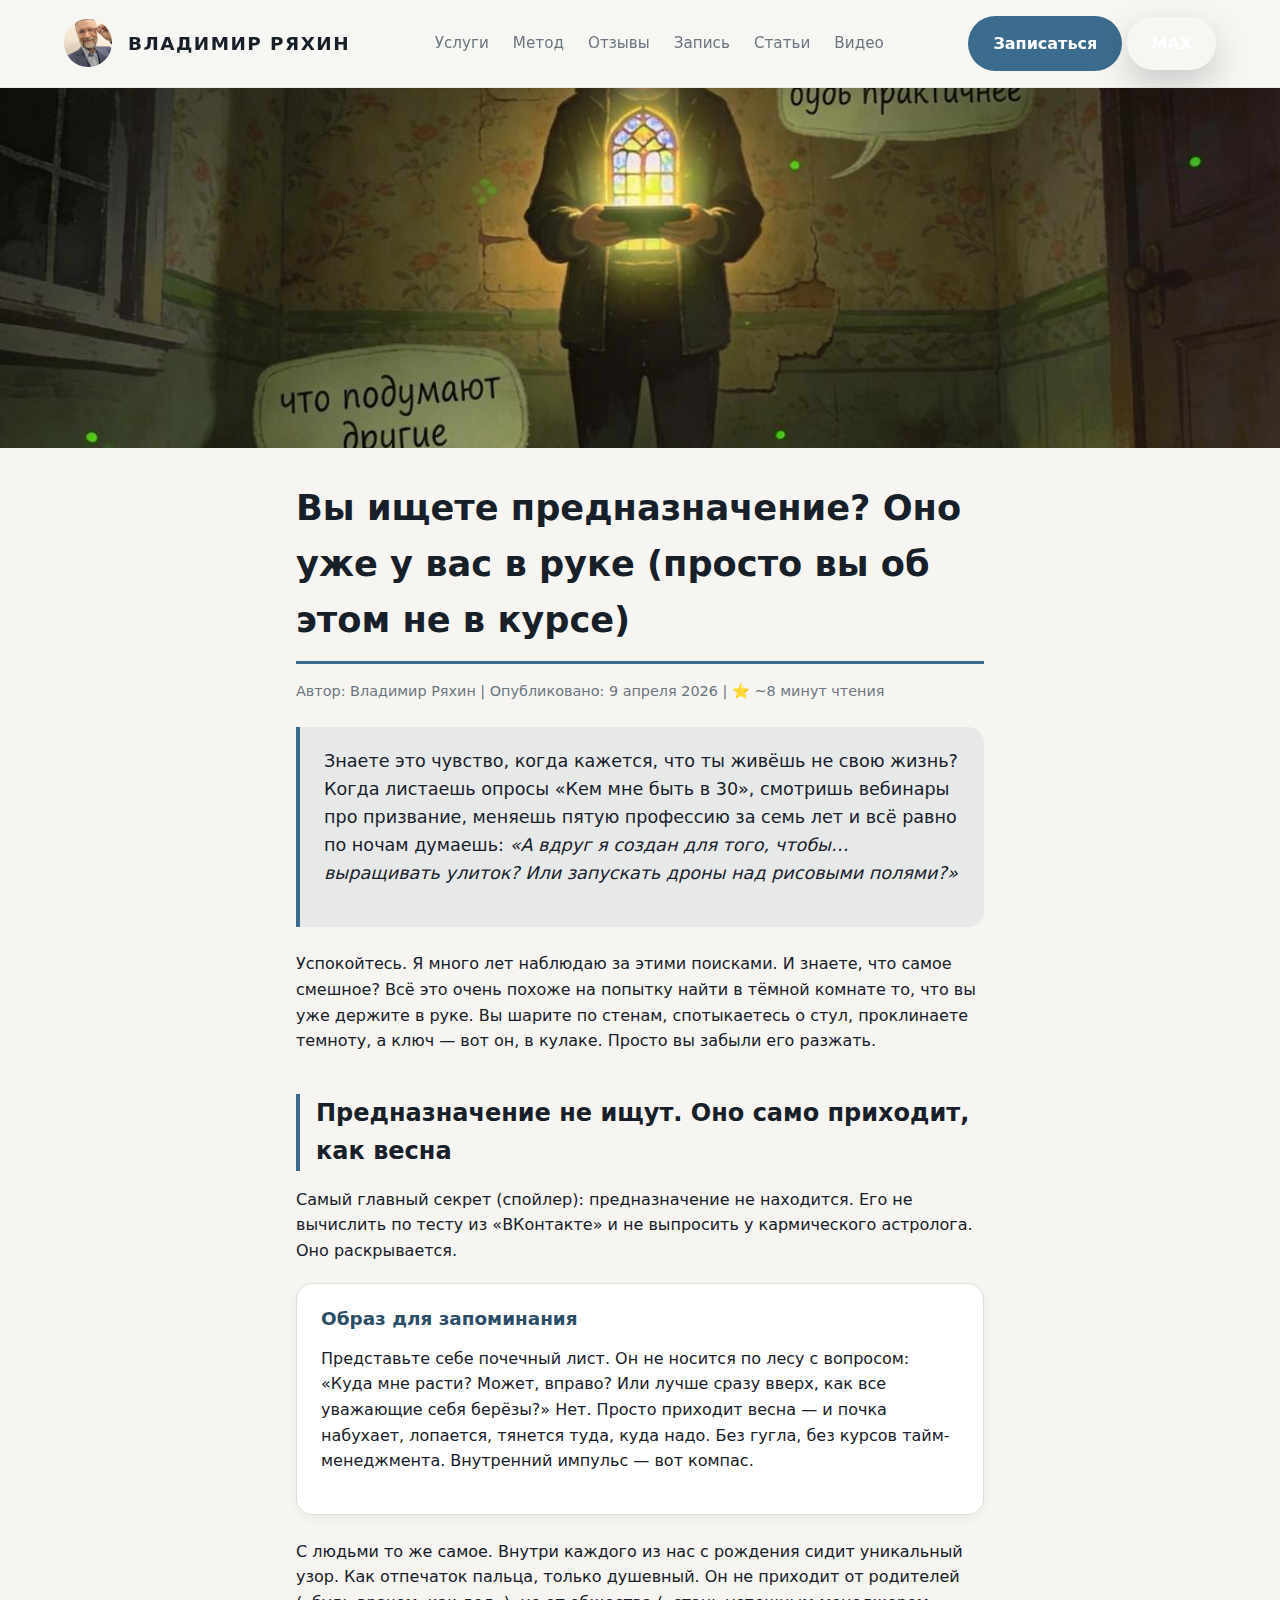
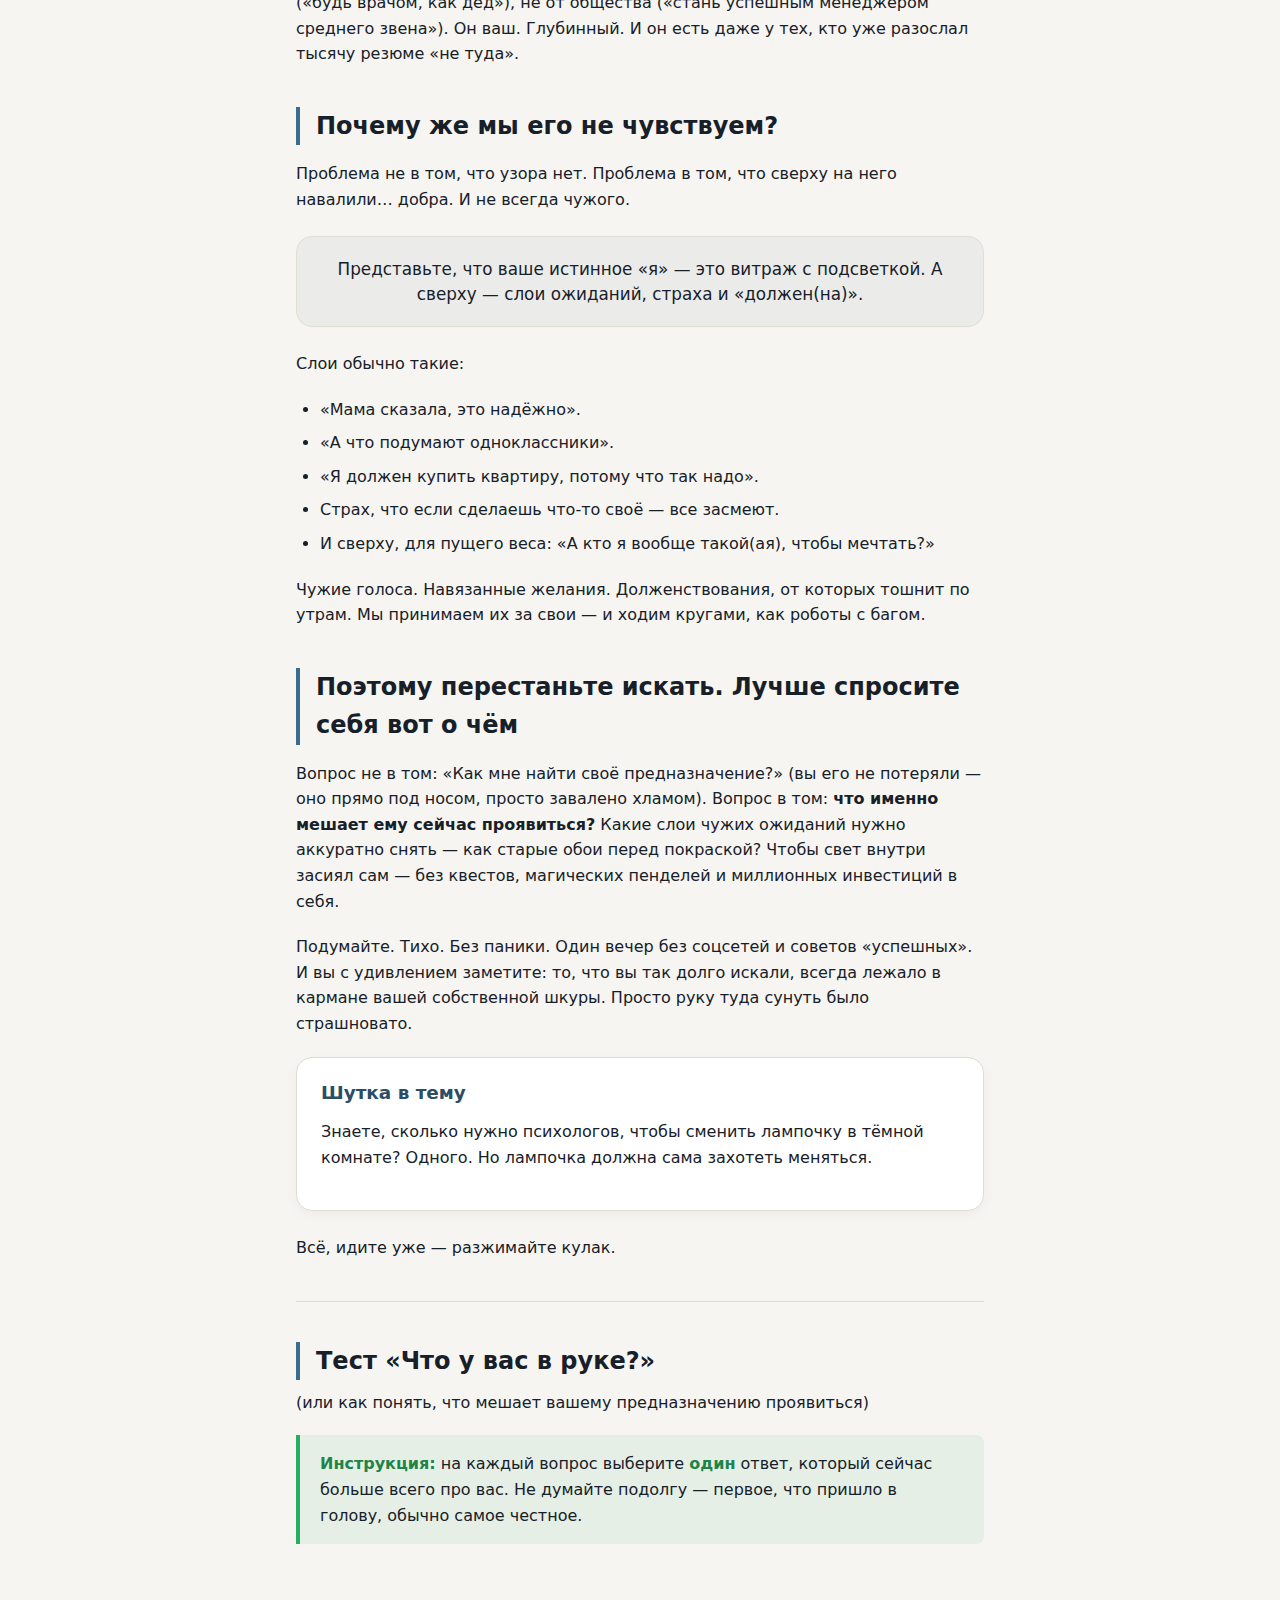
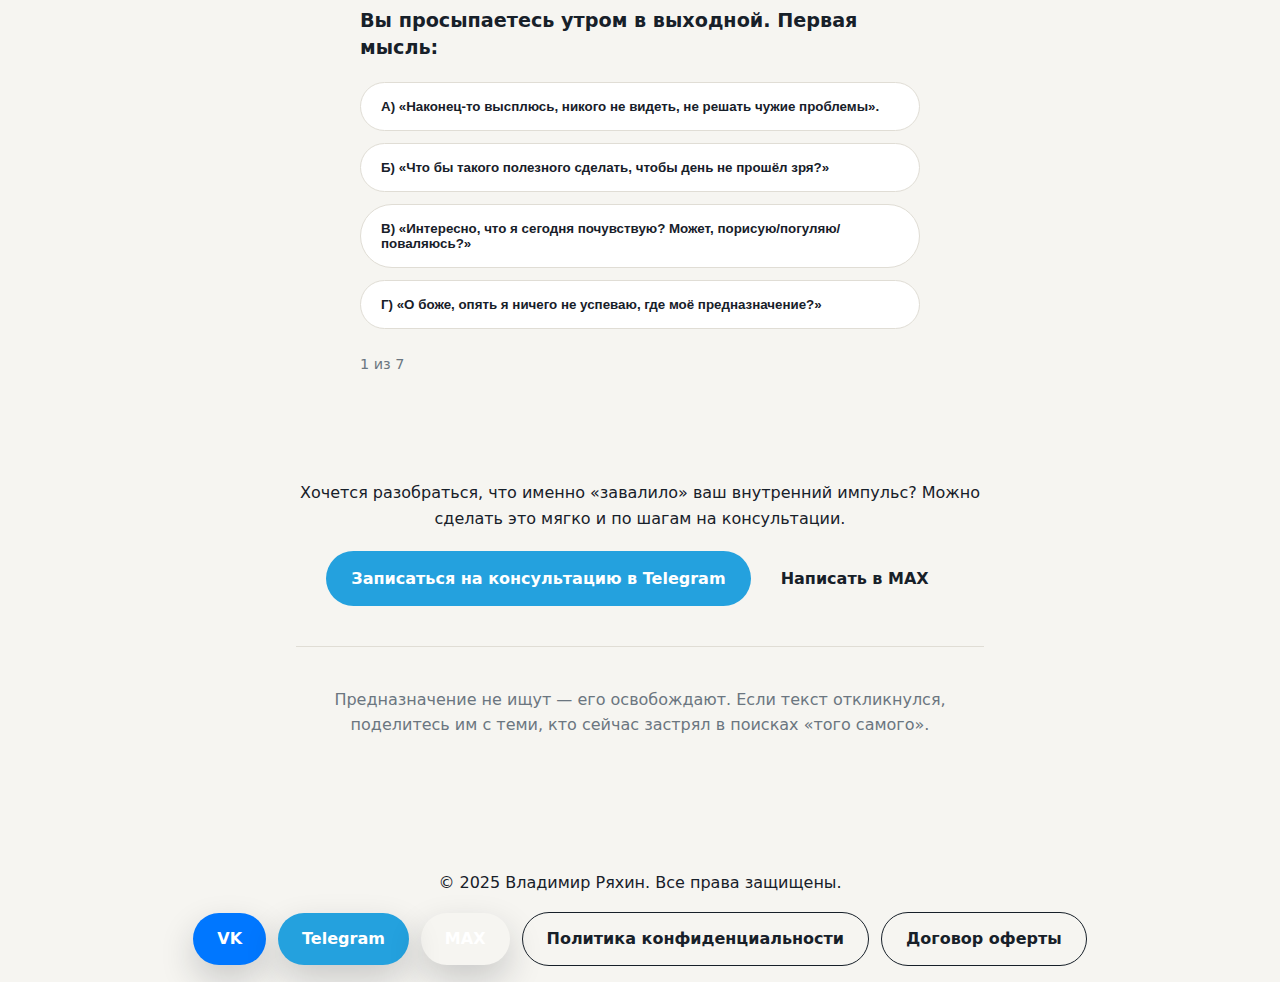
<file: articles/prednaznachenie.html>
<!DOCTYPE html>
<html lang="ru">
  <head>
    <meta charset="UTF-8" />
    <meta name="viewport" content="width=device-width, initial-scale=1.0" />
    <meta name="color-scheme" content="light dark" />
    <title>Вы ищете предназначение? Оно уже у вас в руке — Владимир Ряхин</title>
    <meta name="description" content="Предназначение не ищут — оно раскрывается, когда снимаются слои «надо» и чужих ожиданий. Текст + короткий тест, чтобы понять, что мешает." />
    <meta property="og:type" content="article" />
    <meta property="og:url" content="https://ryashok.github.io/articles/prednaznachenie.html" />
    <meta property="og:title" content="Вы ищете предназначение? Оно уже у вас в руке" />
    <meta property="og:description" content="Предназначение не вычисляют — его освобождают от завалов. Текст и тест, чтобы увидеть, что именно мешает." />
    <meta property="og:image" content="https://ryashok.github.io/assets/img/purpose-illustration.jpg" />
    <meta property="og:locale" content="ru_RU" />
    <link rel="icon" type="image/svg+xml" href="../favicon/favicon.svg" />
    <link rel="icon" type="image/x-icon" href="../favicon/favicon.ico" />
    <link rel="apple-touch-icon" sizes="180x180" href="../favicon/apple-touch-icon.png" />
    <link rel="manifest" href="../favicon/site.webmanifest" />
    <link rel="preconnect" href="https://fonts.googleapis.com" />
    <link rel="preconnect" href="https://fonts.gstatic.com" crossorigin />
    <link href="https://fonts.googleapis.com/css2?family=Manrope:wght@400;500;600;700&family=Noto+Serif:ital,wght@0,400;0,600;0,700;1,400&display=swap" rel="stylesheet" />
    <link rel="stylesheet" href="../assets/css/styles.css" />
    <link rel="canonical" href="https://ryashok.github.io/articles/prednaznachenie.html" />
    <!-- Google tag (gtag.js) -->
    <script async src="https://www.googletagmanager.com/gtag/js?id=G-BLE2EJXW8P"></script>
    <script>
      window.dataLayer = window.dataLayer || [];
      function gtag(){dataLayer.push(arguments);}
      gtag('js', new Date());
      gtag('config', 'G-BLE2EJXW8P');
    </script>
    <!-- Yandex.Metrika counter -->
    <script type="text/javascript">
      (function(m,e,t,r,i,k,a){
        m[i]=m[i]||function(){(m[i].a=m[i].a||[]).push(arguments)};
        m[i].l=1*new Date();
        for (var j = 0; j < document.scripts.length; j++) {if (document.scripts[j].src === r) { return; }}
        k=e.createElement(t),a=e.getElementsByTagName(t)[0],k.async=1,k.src=r,a.parentNode.insertBefore(k,a)
      })(window, document,'script','https://mc.yandex.ru/metrika/tag.js?id=108204878', 'ym');
      ym(108204878, 'init', {ssr:true, webvisor:true, clickmap:true, ecommerce:"dataLayer", referrer: document.referrer, url: location.href, accurateTrackBounce:true, trackLinks:true});
    </script>
    <noscript><div><img src="https://mc.yandex.ru/watch/108204878" style="position:absolute; left:-9999px;" alt="" /></div></noscript>
    <!-- /Yandex.Metrika counter -->
  </head>
  <body>
    <header class="site-header">
      <div class="container">
        <div class="header-brand">
          <a href="../index.html" class="header-photo" aria-label="На главную"><img src="../assets/img/photo.png" alt="" width="48" height="48" /></a>
          <div class="logo"><a href="../index.html" class="logo-link logo-name">Владимир Ряхин</a></div>
        </div>
        <nav class="main-nav">
          <a href="../index.html#services">Услуги</a>
          <a href="../index.html#method">Метод</a>
          <a href="../index.html#testimonials">Отзывы</a>
          <a href="../index.html#contact">Запись</a>
          <a href="index.html">Статьи</a>
          <a href="../videos/">Видео</a>
        </nav>
        <div class="header-cta-group">
          <a class="btn primary header-cta" href="https://t.me/Ryashok?text=Здравствуйте%2C%20хочу%20записаться%20на%20консультацию" target="_blank" rel="noreferrer">Записаться</a>
          <a class="btn social max header-cta" href="https://max.ru/u/f9LHodD0cOJHteWd2QYI7YTnkbm28H1dUlYKiL-nOkpKi-JJSgcI6s5fY_8" target="_blank" rel="noreferrer">MAX</a>
        </div>
        <button class="nav-toggle" aria-label="Открыть меню">
          <span></span>
          <span></span>
          <span></span>
        </button>
      </div>
    </header>

    <main>
      <img class="article-cover" src="../assets/img/purpose-illustration.jpg" alt="Иллюстрация к статье о предназначении и внутреннем импульсе" />
      <div class="article-wrap">
        <article class="article-body">
          <h1>Вы ищете предназначение? Оно уже у вас в руке (просто вы об этом не в курсе)</h1>

          <div class="article-meta">
            <span>Автор: Владимир Ряхин</span> |
            <span>Опубликовано: 9 апреля 2026</span> |
            <span>⭐ ~8 минут чтения</span>
          </div>

          <div class="intro">
            <p>
              Знаете это чувство, когда кажется, что ты живёшь не свою жизнь? Когда листаешь опросы «Кем мне быть в 30», смотришь вебинары про призвание,
              меняешь пятую профессию за семь лет и всё равно по ночам думаешь:
              <em>«А вдруг я создан для того, чтобы… выращивать улиток? Или запускать дроны над рисовыми полями?»</em>
            </p>
          </div>

          <p>
            Успокойтесь. Я много лет наблюдаю за этими поисками. И знаете, что самое смешное? Всё это очень похоже на попытку найти в тёмной комнате то, что вы уже держите в руке.
            Вы шарите по стенам, спотыкаетесь о стул, проклинаете темноту, а ключ — вот он, в кулаке. Просто вы забыли его разжать.
          </p>

          <h2>Предназначение не ищут. Оно само приходит, как весна</h2>
          <p>
            Самый главный секрет (спойлер): предназначение не находится. Его не вычислить по тесту из «ВКонтакте» и не выпросить у кармического астролога. Оно раскрывается.
          </p>

          <div class="fear-block">
            <div class="fear-title">Образ для запоминания</div>
            <p>
              Представьте себе почечный лист. Он не носится по лесу с вопросом: «Куда мне расти? Может, вправо? Или лучше сразу вверх, как все уважающие себя берёзы?»
              Нет. Просто приходит весна — и почка набухает, лопается, тянется туда, куда надо. Без гугла, без курсов тайм-менеджмента.
              Внутренний импульс — вот компас.
            </p>
          </div>

          <p>
            С людьми то же самое. Внутри каждого из нас с рождения сидит уникальный узор. Как отпечаток пальца, только душевный.
            Он не приходит от родителей («будь врачом, как дед»), не от общества («стань успешным менеджером среднего звена»). Он ваш. Глубинный.
            И он есть даже у тех, кто уже разослал тысячу резюме «не туда».
          </p>

          <h2>Почему же мы его не чувствуем?</h2>
          <p>Проблема не в том, что узора нет. Проблема в том, что сверху на него навалили… добра. И не всегда чужого.</p>

          <div class="highlight">
            <p style="margin: 0; text-align: center; font-size: 1.05rem; line-height: 1.45;">
              Представьте, что ваше истинное «я» — это витраж с подсветкой.
              А сверху — слои ожиданий, страха и «должен(на)».
            </p>
          </div>

          <p>Слои обычно такие:</p>
          <ul>
            <li>«Мама сказала, это надёжно».</li>
            <li>«А что подумают одноклассники».</li>
            <li>«Я должен купить квартиру, потому что так надо».</li>
            <li>Страх, что если сделаешь что-то своё — все засмеют.</li>
            <li>И сверху, для пущего веса: «А кто я вообще такой(ая), чтобы мечтать?»</li>
          </ul>

          <p>
            Чужие голоса. Навязанные желания. Долженствования, от которых тошнит по утрам. Мы принимаем их за свои — и ходим кругами, как роботы с багом.
          </p>

          <h2>Поэтому перестаньте искать. Лучше спросите себя вот о чём</h2>
          <p>
            Вопрос не в том: «Как мне найти своё предназначение?» (вы его не потеряли — оно прямо под носом, просто завалено хламом).
            Вопрос в том: <strong>что именно мешает ему сейчас проявиться?</strong> Какие слои чужих ожиданий нужно аккуратно снять — как старые обои перед покраской?
            Чтобы свет внутри засиял сам — без квестов, магических пенделей и миллионных инвестиций в себя.
          </p>

          <p>
            Подумайте. Тихо. Без паники. Один вечер без соцсетей и советов «успешных». И вы с удивлением заметите:
            то, что вы так долго искали, всегда лежало в кармане вашей собственной шкуры. Просто руку туда сунуть было страшновато.
          </p>

          <div class="fear-block">
            <div class="fear-title">Шутка в тему</div>
            <p>
              Знаете, сколько нужно психологов, чтобы сменить лампочку в тёмной комнате? Одного. Но лампочка должна сама захотеть меняться.
            </p>
          </div>

          <p>Всё, идите уже — разжимайте кулак.</p>

          <hr />

          <h2>Тест «Что у вас в руке?»</h2>
          <p style="margin-top: -0.4rem; color: var(--on-surface-variant);">
            (или как понять, что мешает вашему предназначению проявиться)
          </p>

          <div class="solution">
            <p style="margin: 0;">
              <strong>Инструкция:</strong> на каждый вопрос выберите <strong>один</strong> ответ, который сейчас больше всего про вас.
              Не думайте подолгу — первое, что пришло в голову, обычно самое честное.
            </p>
          </div>

          <section class="section test-section" aria-label="Тест о предназначении">
            <div class="container test-container">
              <div id="purpose-test-root">
                <div id="purpose-test-step" class="test-step">
                  <p class="test-question" id="purpose-test-question"></p>
                  <div class="test-options" id="purpose-test-options"></div>
                  <div class="test-progress">
                    <span id="purpose-test-counter">1</span> из 7
                  </div>
                </div>
                <div id="purpose-test-result" class="test-result" hidden>
                  <h3 id="purpose-result-title" class="result-title"></h3>
                  <p id="purpose-result-text" class="result-text"></p>
                </div>
              </div>
            </div>
          </section>

          <div class="article-cta">
            <p>Хочется разобраться, что именно «завалило» ваш внутренний импульс? Можно сделать это мягко и по шагам на консультации.</p>
            <div class="article-cta-buttons">
              <a href="https://t.me/Ryashok?text=Здравствуйте%2C%20хочу%20записаться%20на%20консультацию" class="btn telegram" target="_blank" rel="noopener noreferrer">Записаться на консультацию в Telegram</a>
              <a href="https://max.ru/u/f9LHodD0cOJHteWd2QYI7YTnkbm28H1dUlYKiL-nOkpKi-JJSgcI6s5fY_8" class="btn max" target="_blank" rel="noopener noreferrer">Написать в MAX</a>
            </div>
          </div>

          <hr />
          <p style="text-align: center; color: var(--muted);">
            Предназначение не ищут — его освобождают. Если текст откликнулся, поделитесь им с теми, кто сейчас застрял в поисках «того самого».
          </p>
        </article>
      </div>
    </main>

    <footer class="site-footer site-footer--compact">
      <div class="container">
        <p>© 2025 Владимир Ряхин. Все права защищены.</p>
        <div class="footer-links">
          <a class="btn social vk" href="https://vk.com/ryakhin" target="_blank" rel="noreferrer">VK</a>
          <a class="btn social tg" href="https://t.me/Ryashok" target="_blank" rel="noreferrer">Telegram</a>
          <a class="btn social max" href="https://max.ru/u/f9LHodD0cOJHteWd2QYI7YTnkbm28H1dUlYKiL-nOkpKi-JJSgcI6s5fY_8" target="_blank" rel="noreferrer">MAX</a>
          <a class="btn ghost" href="../privacy.html">Политика конфиденциальности</a>
          <a class="btn ghost" href="../offer.html">Договор оферты</a>
        </div>
      </div>
    </footer>

    <script src="../assets/js/main.js"></script>
    <script>
      (function () {
        var types = { duty: 0, others: 0, impulse: 0, anxiety: 0 };
        var questions = [
          {
            text: 'Вы просыпаетесь утром в выходной. Первая мысль:',
            options: [
              { text: 'А) «Наконец-то высплюсь, никого не видеть, не решать чужие проблемы».', type: 'duty' },
              { text: 'Б) «Что бы такого полезного сделать, чтобы день не прошёл зря?»', type: 'others' },
              { text: 'В) «Интересно, что я сегодня почувствую? Может, порисую/погуляю/поваляюсь?»', type: 'impulse' },
              { text: 'Г) «О боже, опять я ничего не успеваю, где моё предназначение?»', type: 'anxiety' },
            ],
          },
          {
            text: 'Вас спрашивают: «Чего ты хочешь на самом деле?» Вы:',
            options: [
              { text: 'А) Вздыхаете и переводите тему. Стыдно хотеть.', type: 'duty' },
              { text: 'Б) Начинаете перечислять, что «надо»: купить квартиру, похудеть, найти работу.', type: 'others' },
              { text: 'В) Честно говорите: «Хочу, чтобы меня оставили в покое с вопросами».', type: 'impulse' },
              { text: 'Г) Называете какое-то детское желание и тут же его обесцениваете.', type: 'anxiety' },
            ],
          },
          {
            text: 'Вы смотрите на успехи других в соцсетях. Что чувствуете?',
            options: [
              { text: 'А) «У всех есть призвание, а я — бракованная модель».', type: 'anxiety' },
              { text: 'Б) «Надо тоже так же — срочно бежать учиться на что-нибудь».', type: 'others' },
              { text: 'В) «Красиво у них, но почему-то не задевает».', type: 'impulse' },
              { text: 'Г) «Завидую белой завистью, но понимаю: их путь — не мой».', type: 'impulse' },
            ],
          },
          {
            text: 'Если бы вам дали миллион рублей и год свободы, вы бы:',
            options: [
              { text: 'А) Спрятались в деревне и месяц просто спали.', type: 'duty' },
              { text: 'Б) Пошли на все курсы подряд — вдруг что-то выстрелит.', type: 'others' },
              { text: 'В) Начали делать то, от чего у вас внутри теплеет, даже если это «глупо».', type: 'impulse' },
              { text: 'Г) Впали бы в панику от выбора и потратили время на тревогу.', type: 'anxiety' },
            ],
          },
          {
            text: 'Какая фраза чаще всего звучит у вас в голове?',
            options: [
              { text: 'А) «Я должен/должна оправдать ожидания».', type: 'duty' },
              { text: 'Б) «А вдруг у меня ничего не получится?»', type: 'anxiety' },
              { text: 'В) «Мне всё равно ничего не хочется, я выгорел(ла)».', type: 'duty' },
              { text: 'Г) «Интересно, а если попробовать… нет, бред, не моё».', type: 'anxiety' },
            ],
          },
          {
            text: 'Последний раз, когда вы делали что-то «просто так», без цели и пользы, это было:',
            options: [
              { text: 'А) В прошлом веке, кажется.', type: 'duty' },
              { text: 'Б) Вчера — я зависал(а) в телефоне, это считается?', type: 'others' },
              { text: 'В) Недавно, и мне было очень хорошо.', type: 'impulse' },
              { text: 'Г) Я не помню: я всё время что-то должен(на).', type: 'duty' },
            ],
          },
          {
            text: 'Если бы ваше предназначение было живым существом, оно сейчас:',
            options: [
              { text: 'А) Лежит в коме, накрытое одеялом из «надо».', type: 'duty' },
              { text: 'Б) Прячется за спиной у мамы/начальника/общественного мнения.', type: 'others' },
              { text: 'В) Тихо посапывает у вас в груди, дожидаясь весны.', type: 'impulse' },
              { text: 'Г) Машет вам рукой, но вы его не замечаете, потому что смотрите в телефон.', type: 'anxiety' },
            ],
          },
        ];

        var results = {
          duty: {
            title: 'Ваш главный слой — чувство долга',
            text:
              'Вы так привыкли быть «хорошим» для других, что легко теряете контакт с тем, чего хочется именно вам. Предназначение не исчезло — оно просто придавлено «надо». Начните с малого: разрешите себе отдых и «бесполезные» желания без чувства вины. У узора внутри должен появиться воздух.',
          },
          others: {
            title: 'Ваша ловушка — ориентация на других',
            text:
              'Вы часто сверяете курс по чужим картам: сравнение, советы, тренды, «как правильно». Из-за этого внутренний импульс звучит тише. Попробуйте на сутки отменить вопрос «а как надо?» и заменить его на «мне это живо или мертво?». Злость и радость точнее любых навигаторов.',
          },
          impulse: {
            title: 'Вы ближе к истине, чем кажется',
            text:
              'У вас уже есть контакт с внутренним импульсом — но вы можете обесценивать его как «несерьёзное». Предназначение не обязано выглядеть как тяжёлая работа и подвиг. Иногда оно начинается с простого: того, от чего внутри теплеет. Дайте этому место — и дальше станет яснее.',
          },
          anxiety: {
            title: 'Вам мешают тревожность и перфекционизм',
            text:
              'Вы ищете «то самое» так напряжённо, что любое решение кажется рискованным. Предназначение не любит допросов — ему нужна безопасность. Сделайте один маленький шаг, который заранее неидеален, но реален: черновик, проба, 20 минут. Когда страх ошибиться ослабеет, импульс станет слышнее.',
          },
          mixed: {
            title: 'У вас смешанный результат',
            text:
              'Похоже, у вас намешано несколько слоёв сразу — это нормально. Вместо поиска «одной причины» попробуйте простой вопрос на 15 минут тишины: «Что я делал(а) в детстве просто так, пока мне не сказали, что это бесполезно?». Там обычно и лежит первая ниточка.',
          },
        };

        var stepEl = document.getElementById('purpose-test-step');
        var resultEl = document.getElementById('purpose-test-result');
        var questionEl = document.getElementById('purpose-test-question');
        var optionsEl = document.getElementById('purpose-test-options');
        var counterEl = document.getElementById('purpose-test-counter');
        var resultTitleEl = document.getElementById('purpose-result-title');
        var resultTextEl = document.getElementById('purpose-result-text');

        if (!stepEl || !resultEl || !questionEl || !optionsEl || !counterEl || !resultTitleEl || !resultTextEl) return;

        var currentQ = 0;

        function renderQuestion() {
          if (currentQ >= questions.length) {
            showResult();
            return;
          }
          var q = questions[currentQ];
          questionEl.textContent = q.text;
          optionsEl.innerHTML = '';
          q.options.forEach(function (opt) {
            var btn = document.createElement('button');
            btn.type = 'button';
            btn.className = 'btn test-option';
            btn.textContent = opt.text;
            btn.addEventListener('click', function () {
              types[opt.type] = (types[opt.type] || 0) + 1;
              currentQ++;
              counterEl.textContent = Math.min(currentQ + 1, questions.length);
              renderQuestion();
            });
            optionsEl.appendChild(btn);
          });
        }

        function showResult() {
          var entries = Object.keys(types).map(function (k) {
            return [k, types[k]];
          });
          var maxVal = Math.max.apply(
            null,
            entries.map(function (e) {
              return e[1];
            })
          );
          var winners = entries
            .filter(function (e) {
              return e[1] === maxVal;
            })
            .map(function (e) {
              return e[0];
            });

          var key = winners.length === 1 ? winners[0] : 'mixed';
          var r = results[key] || results.mixed;
          resultTitleEl.textContent = r.title;
          resultTextEl.textContent = r.text;
          stepEl.hidden = true;
          resultEl.hidden = false;
        }

        renderQuestion();
      })();
    </script>
  </body>
</html>
</file>
<file: assets/css/styles.css>
:root {
  --bg: #f6f5f1;
  --bg-alt: #ffffff;
  --primary: #3c6c8d;
  --primary-dark: #2b4d66;
  --text: #172029;
  --muted: #6b7680;
  --border: #e0ddd5;
  --radius: 16px;
  font-size: 16px;
}

* {
  box-sizing: border-box;
}

body {
  margin: 0;
  font-family: 'Inter', system-ui, -apple-system, BlinkMacSystemFont, 'Segoe UI', sans-serif;
  color: var(--text);
  background: var(--bg);
  line-height: 1.6;
}

a {
  color: inherit;
  text-decoration: none;
}

a:hover,
a:focus {
  color: var(--primary);
}

a:focus-visible,
button:focus-visible,
input:focus-visible,
select:focus-visible,
textarea:focus-visible {
  outline: 2px solid var(--primary);
  outline-offset: 2px;
}

.btn:focus-visible,
.slider-btn:focus-visible,
.nav-toggle:focus-visible {
  outline: 2px solid var(--primary);
  outline-offset: 2px;
}

img {
  max-width: 100%;
  display: block;
}

.container {
  width: min(1200px, 90%);
  margin: 0 auto;
}

.site-header {
  position: sticky;
  top: 0;
  z-index: 10;
  background: rgba(246, 245, 241, 0.95);
  backdrop-filter: blur(8px);
  border-bottom: 1px solid rgba(23, 32, 41, 0.05);
}

.site-header .container {
  display: flex;
  align-items: center;
  justify-content: space-between;
  padding: 1rem 0;
}

.header-brand {
  display: flex;
  align-items: center;
  gap: 1rem;
}

.header-photo {
  flex-shrink: 0;
  border-radius: 50%;
  overflow: hidden;
  display: block;
}

.header-photo img {
  width: 48px;
  height: 48px;
  object-fit: cover;
}

.logo {
  font-weight: 600;
  font-size: 1.15rem;
}

.logo-name {
  font-weight: 700;
  text-transform: uppercase;
  letter-spacing: 0.08em;
}

.main-nav {
  display: flex;
  gap: 1.5rem;
}

.main-nav a {
  font-size: 0.95rem;
  color: var(--muted);
}

.nav-toggle {
  display: none;
  flex-direction: column;
  gap: 4px;
  background: transparent;
  border: none;
  cursor: pointer;
}

.nav-toggle span {
  width: 24px;
  height: 2px;
  background: var(--text);
}

.hero {
  padding: 4rem 0;
}

.hero .container {
  display: grid;
  grid-template-columns: repeat(auto-fit, minmax(280px, 1fr));
  gap: 2rem;
  align-items: center;
}

.hero-content h1 {
  font-size: clamp(2rem, 3vw, 3.2rem);
  line-height: 1.2;
  margin-bottom: 1rem;
}

.hero-cta {
  display: flex;
  flex-wrap: wrap;
  gap: 1rem 1.25rem;
  margin-bottom: 1.5rem;
}

.hero-cta-main.btn,
.hero-cta .hero-cta-main {
  font-size: 1.05rem;
  padding: 0.9rem 1.75rem;
}

.hero-lead {
  font-size: 1.1rem;
  color: var(--muted);
  margin-bottom: 1.5rem;
}


.social-cta {
  margin-top: 1.5rem;
  display: flex;
  flex-wrap: wrap;
  gap: 0.75rem 1rem;
}

.hero-card {
  background: var(--bg-alt);
  padding: 2rem;
  border-radius: var(--radius);
  box-shadow: 0 20px 60px rgba(23, 32, 41, 0.08);
}

.hero-card__title {
  font-weight: 600;
  margin-bottom: 1rem;
}

.hero-photo img {
  width: 100%;
  border-radius: 24px;
  box-shadow: 0 25px 60px rgba(23, 32, 41, 0.15);
  object-fit: cover;
}

.section {
  padding: 4rem 0;
}

.section-alt {
  background: var(--bg-alt);
}

.eyebrow {
  text-transform: uppercase;
  letter-spacing: 0.08em;
  font-size: 0.8rem;
  color: var(--muted);
  margin-bottom: 0.75rem;
}

h2 {
  margin-top: 0;
  font-size: 2rem;
}

.lead {
  font-size: 1.1rem;
  color: var(--text);
  margin-bottom: 1.5rem;
}

.cards-grid {
  display: grid;
  grid-template-columns: repeat(auto-fit, minmax(260px, 1fr));
  gap: 1.5rem;
  margin-top: 2rem;
}

.card {
  background: var(--bg-alt);
  padding: 2rem;
  border-radius: var(--radius);
  border: 1px solid var(--border);
}

.card ul {
  list-style: none;
  padding: 0;
  margin: 1rem 0;
}

.card ul li {
  position: relative;
  padding-left: 1.2rem;
  margin-bottom: 0.75rem;
}

.card ul li::before {
  content: '';
  position: absolute;
  left: 0;
  top: 0.6rem;
  width: 6px;
  height: 6px;
  border-radius: 50%;
  background: var(--primary);
}

.card-price {
  font-weight: 600;
  font-size: 1.1rem;
}

.method-grid,
.contact-grid {
  display: grid;
  grid-template-columns: repeat(auto-fit, minmax(280px, 1fr));
  gap: 2rem;
  align-items: start;
}

.method-grid {
  text-align: left;
}

@media (min-width: 700px) {
  .method-grid {
    grid-template-columns: 1.4fr 1fr;
  }
}

.method-grid > div:first-child {
  min-width: 0;
}

.method-grid .eyebrow {
  text-align: left;
}

.method-list {
  list-style: none;
  padding: 0;
  margin: 0;
  display: flex;
  flex-direction: column;
  gap: 1.5rem;
  text-align: left;
}

.method-highlight {
  background: #f0f7fb;
  border-radius: var(--radius);
  padding: 1.5rem;
  border: 1px solid rgba(60, 108, 141, 0.15);
  box-shadow: inset 0 0 0 1px rgba(60, 108, 141, 0.08);
  margin-bottom: 1.5rem;
}

.method-list strong {
  display: block;
  margin-bottom: 0.35rem;
}

.testimonial-quotes {
  display: grid;
  gap: 1.5rem;
  margin-top: 1.5rem;
}

.testimonial-quote {
  margin: 0;
  padding: 1.25rem 1.5rem;
  background: var(--bg-alt);
  border: 1px solid var(--border);
  border-radius: var(--radius);
  font-size: 1.05rem;
  font-style: italic;
  color: var(--text);
}

.testimonial-quote cite {
  display: block;
  margin-top: 0.75rem;
  font-style: normal;
  font-size: 0.9rem;
  color: var(--muted);
}

.testimonial-slider {
  position: relative;
  margin-top: 2rem;
  display: flex;
  align-items: center;
  gap: 0.75rem;
  flex-wrap: wrap;
}

.slider-window {
  overflow: hidden;
  width: min(640px, 100%);
  margin: 0 auto;
}

.slider-track {
  display: flex;
  transition: transform 0.4s ease;
}

.testimonial-slide {
  min-width: 100%;
  display: flex;
  justify-content: center;
  align-items: center;
  background: var(--bg-alt);
  border-radius: var(--radius);
  border: 1px solid var(--border);
  padding: 1rem;
}

.testimonial-slide img {
  width: min(420px, 100%);
  max-height: 520px;
  border-radius: 18px;
  object-fit: cover;
  box-shadow: 0 15px 40px rgba(23, 32, 41, 0.12);
}

.slider-btn {
  border: none;
  background: var(--primary);
  color: #fff;
  width: 48px;
  height: 48px;
  border-radius: 50%;
  font-size: 1.2rem;
  cursor: pointer;
  display: flex;
  align-items: center;
  justify-content: center;
  transition: background 0.2s ease;
}

.slider-btn:hover {
  background: var(--primary-dark);
}

.contact-info {
  list-style: none;
  padding: 0;
  margin: 1.5rem 0;
  display: flex;
  flex-direction: column;
  gap: 0.5rem;
}

.contact-form {
  background: var(--bg-alt);
  padding: 2rem;
  border-radius: var(--radius);
  border: 1px solid var(--border);
  display: flex;
  flex-direction: column;
  gap: 1rem;
}

.contact-form label {
  display: flex;
  flex-direction: column;
  gap: 0.5rem;
  font-weight: 500;
}

.contact-form input,
.contact-form select,
.contact-form textarea {
  padding: 0.85rem 1rem;
  border: 1px solid var(--border);
  border-radius: 10px;
  font: inherit;
  background: #fafafa;
}

.contact-form button {
  align-self: flex-start;
}

.faq-list {
  display: grid;
  grid-template-columns: repeat(auto-fit, minmax(260px, 1fr));
  gap: 1.5rem;
  margin-top: 2rem;
}

.faq-item {
  background: var(--bg-alt);
  border: 1px solid var(--border);
  border-radius: var(--radius);
  padding: 1.5rem;
  box-shadow: 0 10px 30px rgba(23, 32, 41, 0.05);
}

.faq-item h3 {
  margin-top: 0;
  margin-bottom: 0.75rem;
  font-size: 1.1rem;
}

.faq-item p {
  margin: 0;
  color: var(--muted);
}

.contact-primary {
  margin-bottom: 1.5rem;
}

.form-alt-hint {
  font-size: 0.9rem;
  color: var(--muted);
  margin-bottom: 1rem;
}

.form-hint {
  font-size: 0.85rem;
  color: var(--muted);
}

.btn {
  display: inline-flex;
  align-items: center;
  justify-content: center;
  padding: 0.85rem 1.5rem;
  border-radius: 999px;
  border: 1px solid transparent;
  font-weight: 600;
  cursor: pointer;
  transition: 0.2s ease;
}

.btn.primary {
  background: var(--primary);
  color: #fff;
}

.btn.primary:hover {
  background: var(--primary-dark);
}

.btn.secondary {
  border-color: var(--text);
  color: var(--text);
}

.btn.social {
  border: none;
  color: #fff;
  font-weight: 600;
  box-shadow: 0 15px 35px rgba(23, 32, 41, 0.2);
}

.btn.social.vk {
  background: #0077ff;
}

.btn.social.tg {
  background: #24a1de;
}

.btn.social.tg-channel {
  background: #0f7cbb;
}

.btn.social.email {
  background: #4f46e5;
}

.btn.social:hover {
  filter: brightness(0.95);
}

.btn.ghost {
  border-color: var(--text);
  color: var(--text);
  background: transparent;
}

.btn.ghost:hover {
  background: var(--text);
  color: #fff;
}

.section-alt .contact-form {
  background: #f7fbff;
}

.site-footer {
  padding: 2rem 0 1rem;
  text-align: center;
}

.footer-copyright {
  margin: 1.5rem 0 0;
  font-size: 0.9rem;
  color: var(--muted);
}

.footer-links {
  display: flex;
  justify-content: center;
  flex-wrap: wrap;
  gap: 0.75rem;
  align-items: center;
}

.footer-iks {
  display: inline-flex;
  align-items: center;
}

.footnote {
  font-size: 0.75rem;
  color: var(--muted);
  margin: 1rem 0 0;
}

/* --- Articles list page --- */
.articles-grid {
  display: grid;
  grid-template-columns: repeat(auto-fit, minmax(300px, 1fr));
  gap: 2rem;
  margin-top: 2rem;
}

.article-card {
  background: var(--bg-alt);
  border: 1px solid var(--border);
  border-radius: var(--radius);
  overflow: hidden;
  display: flex;
  flex-direction: column;
  transition: box-shadow 0.2s ease;
}

.article-card:hover {
  box-shadow: 0 15px 40px rgba(23, 32, 41, 0.1);
}

.article-card__image {
  aspect-ratio: 16 / 10;
  object-fit: cover;
  width: 100%;
}

.article-card__body {
  padding: 1.5rem;
  flex: 1;
  display: flex;
  flex-direction: column;
}

.article-card__title {
  margin: 0 0 1rem;
  font-size: 1.25rem;
  line-height: 1.35;
}

.article-card__cta {
  margin-top: auto;
  padding-top: 1rem;
}

/* --- Article single page (cover + body) --- */
.article-cover {
  width: 100%;
  max-height: 360px;
  object-fit: cover;
  display: block;
}

.article-wrap {
  max-width: 720px;
  margin: 0 auto;
  padding: 2rem 0 4rem;
}

.article-body {
  padding: 0 1rem;
}

.article-body .article-meta {
  color: var(--muted);
  font-size: 0.9rem;
  margin-bottom: 1.5rem;
}

.article-body h1 {
  font-size: clamp(1.75rem, 3vw, 2.2rem);
  margin: 0 0 1rem;
  padding-bottom: 0.75rem;
  border-bottom: 3px solid var(--primary);
}

.article-body h2 {
  font-size: 1.5rem;
  margin: 2.5rem 0 1rem;
  border-left: 4px solid var(--primary);
  padding-left: 1rem;
}

.article-body h3 {
  font-size: 1.2rem;
  margin: 1.5rem 0 0.5rem;
  color: var(--text);
}

.article-body p {
  margin: 0 0 1.25rem;
}

.article-body .intro {
  font-size: 1.1rem;
  background: rgba(60, 108, 141, 0.08);
  border-left: 4px solid var(--primary);
  padding: 1.25rem 1.5rem;
  border-radius: 0 var(--radius) var(--radius) 0;
  margin-bottom: 1.5rem;
}

.article-body .highlight {
  background: rgba(60, 108, 141, 0.06);
  padding: 1.25rem;
  border-radius: var(--radius);
  margin: 1.5rem 0;
  border: 1px solid var(--border);
}

.article-body .fear-block {
  background: var(--bg-alt);
  border: 1px solid var(--border);
  border-radius: var(--radius);
  padding: 1.25rem 1.5rem;
  margin-bottom: 1.5rem;
  box-shadow: 0 4px 12px rgba(23, 32, 41, 0.04);
}

.article-body .fear-title {
  color: var(--primary-dark);
  font-weight: 700;
  font-size: 1.15rem;
  margin: 0 0 0.75rem;
}

.article-body .solution {
  background: rgba(39, 174, 96, 0.08);
  border-left: 4px solid #27ae60;
  padding: 1rem 1.25rem;
  border-radius: 0 8px 8px 0;
  margin-top: 1rem;
}

.article-body .solution strong {
  color: #1e8449;
}

.article-body .quote {
  font-style: italic;
  color: var(--muted);
  border-left: 4px solid var(--border);
  padding: 1rem 1.5rem;
  margin: 2rem 0;
  background: var(--bg-alt);
  border-radius: 0 var(--radius) var(--radius) 0;
}

.article-body .test-block {
  background: var(--primary);
  color: #fff;
  padding: 2rem;
  border-radius: var(--radius);
  text-align: center;
  margin: 2.5rem 0;
}

.article-body .test-block h3 {
  color: #fff;
  margin-top: 0;
}

.article-body .test-block .btn {
  background: #fff;
  color: var(--primary);
  margin-top: 1rem;
}

.article-body .test-block .btn:hover {
  background: var(--bg);
}

.article-body .checklist,
.article-body ul.checklist {
  list-style: none;
  padding: 1.5rem 1.5rem 1.5rem 2.5rem;
  background: var(--bg-alt);
  border-radius: var(--radius);
  border: 1px solid var(--border);
  margin: 1.5rem 0;
}

.article-body .checklist li {
  position: relative;
  margin-bottom: 0.75rem;
}

.article-body .checklist li::before {
  content: "✔";
  color: #27ae60;
  font-weight: bold;
  position: absolute;
  left: -1.5rem;
}

.article-body ul:not(.checklist),
.article-body ol {
  padding-left: 1.5rem;
  margin: 0 0 1.25rem;
}

.article-body li {
  margin-bottom: 0.5rem;
}

.article-body hr {
  margin: 2.5rem 0;
  border: none;
  border-top: 1px solid var(--border);
}

.article-body .article-cta {
  text-align: center;
  margin: 2.5rem 0;
}

.article-body .article-cta .btn.telegram {
  background: #24a1de;
  color: #fff;
}

.article-body .article-cta .btn.telegram:hover {
  filter: brightness(0.95);
}

/* --- Test page (test-strah.html) --- */
.test-section .test-container {
  max-width: 560px;
  margin: 0 auto;
}

.test-question {
  font-size: 1.2rem;
  font-weight: 600;
  margin-bottom: 1.5rem;
  line-height: 1.4;
}

.test-options {
  display: flex;
  flex-direction: column;
  gap: 0.75rem;
}

.test-option {
  width: 100%;
  justify-content: flex-start;
  text-align: left;
  padding: 1rem 1.25rem;
  border: 1px solid var(--border);
  background: var(--bg-alt);
  color: var(--text);
}

.test-option:hover {
  border-color: var(--primary);
  background: rgba(60, 108, 141, 0.06);
}

.test-progress {
  margin-top: 1.5rem;
  font-size: 0.9rem;
  color: var(--muted);
}

.test-result {
  padding: 2rem 0;
}

.result-title {
  font-size: 1.75rem;
  margin: 0 0 1rem;
  color: var(--primary-dark);
}

.result-text {
  font-size: 1.1rem;
  line-height: 1.65;
  margin-bottom: 2rem;
}

.result-cta {
  background: rgba(60, 108, 141, 0.08);
  border: 1px solid var(--border);
  border-radius: var(--radius);
  padding: 1.5rem 2rem;
}

.result-cta p {
  margin: 0 0 1rem;
  font-size: 1.05rem;
}

@media (max-width: 768px) {
  .main-nav {
    position: absolute;
    top: 72px;
    right: 5%;
    flex-direction: column;
    background: var(--bg-alt);
    padding: 1rem 1.5rem;
    border-radius: var(--radius);
    box-shadow: 0 20px 50px rgba(23, 32, 41, 0.12);
    display: none;
  }

  .main-nav.open {
    display: flex;
  }

  .nav-toggle {
    display: flex;
  }

  .hero {
    padding-top: 2rem;
  }
}
</file>
